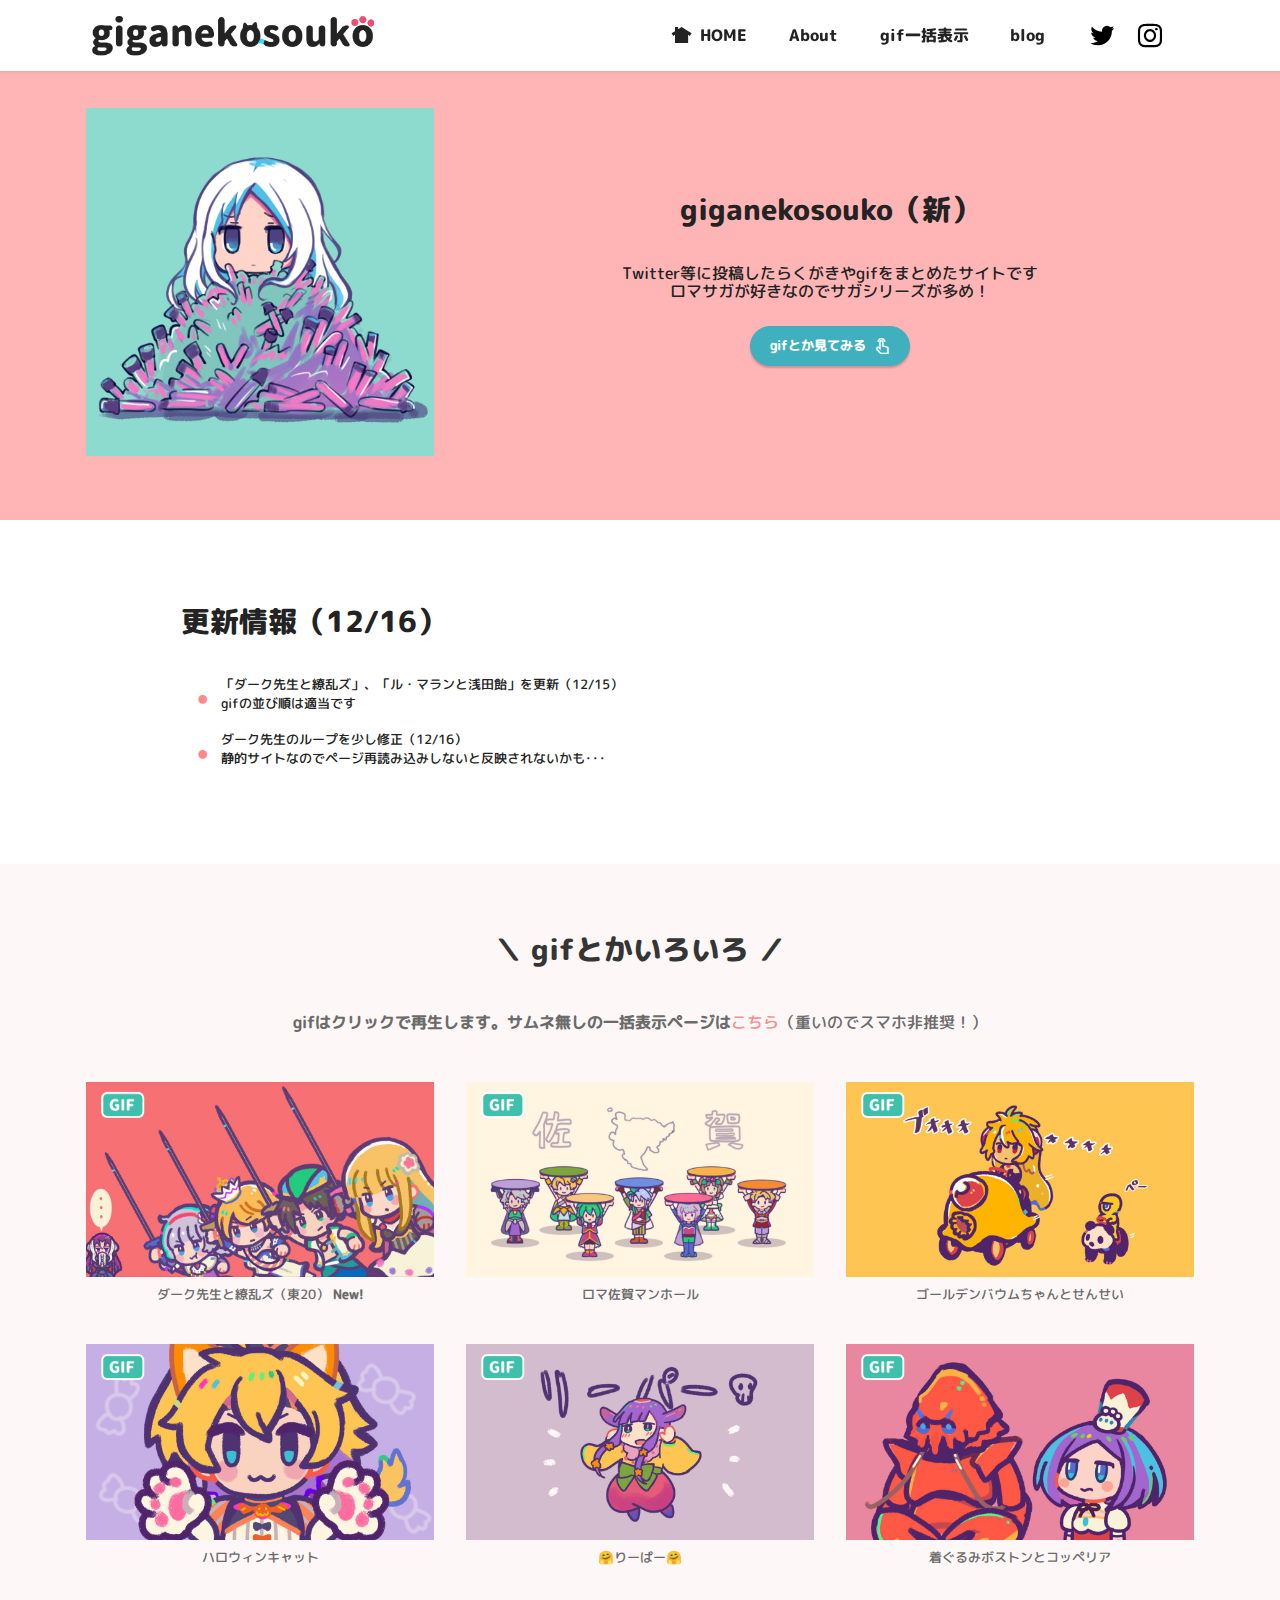
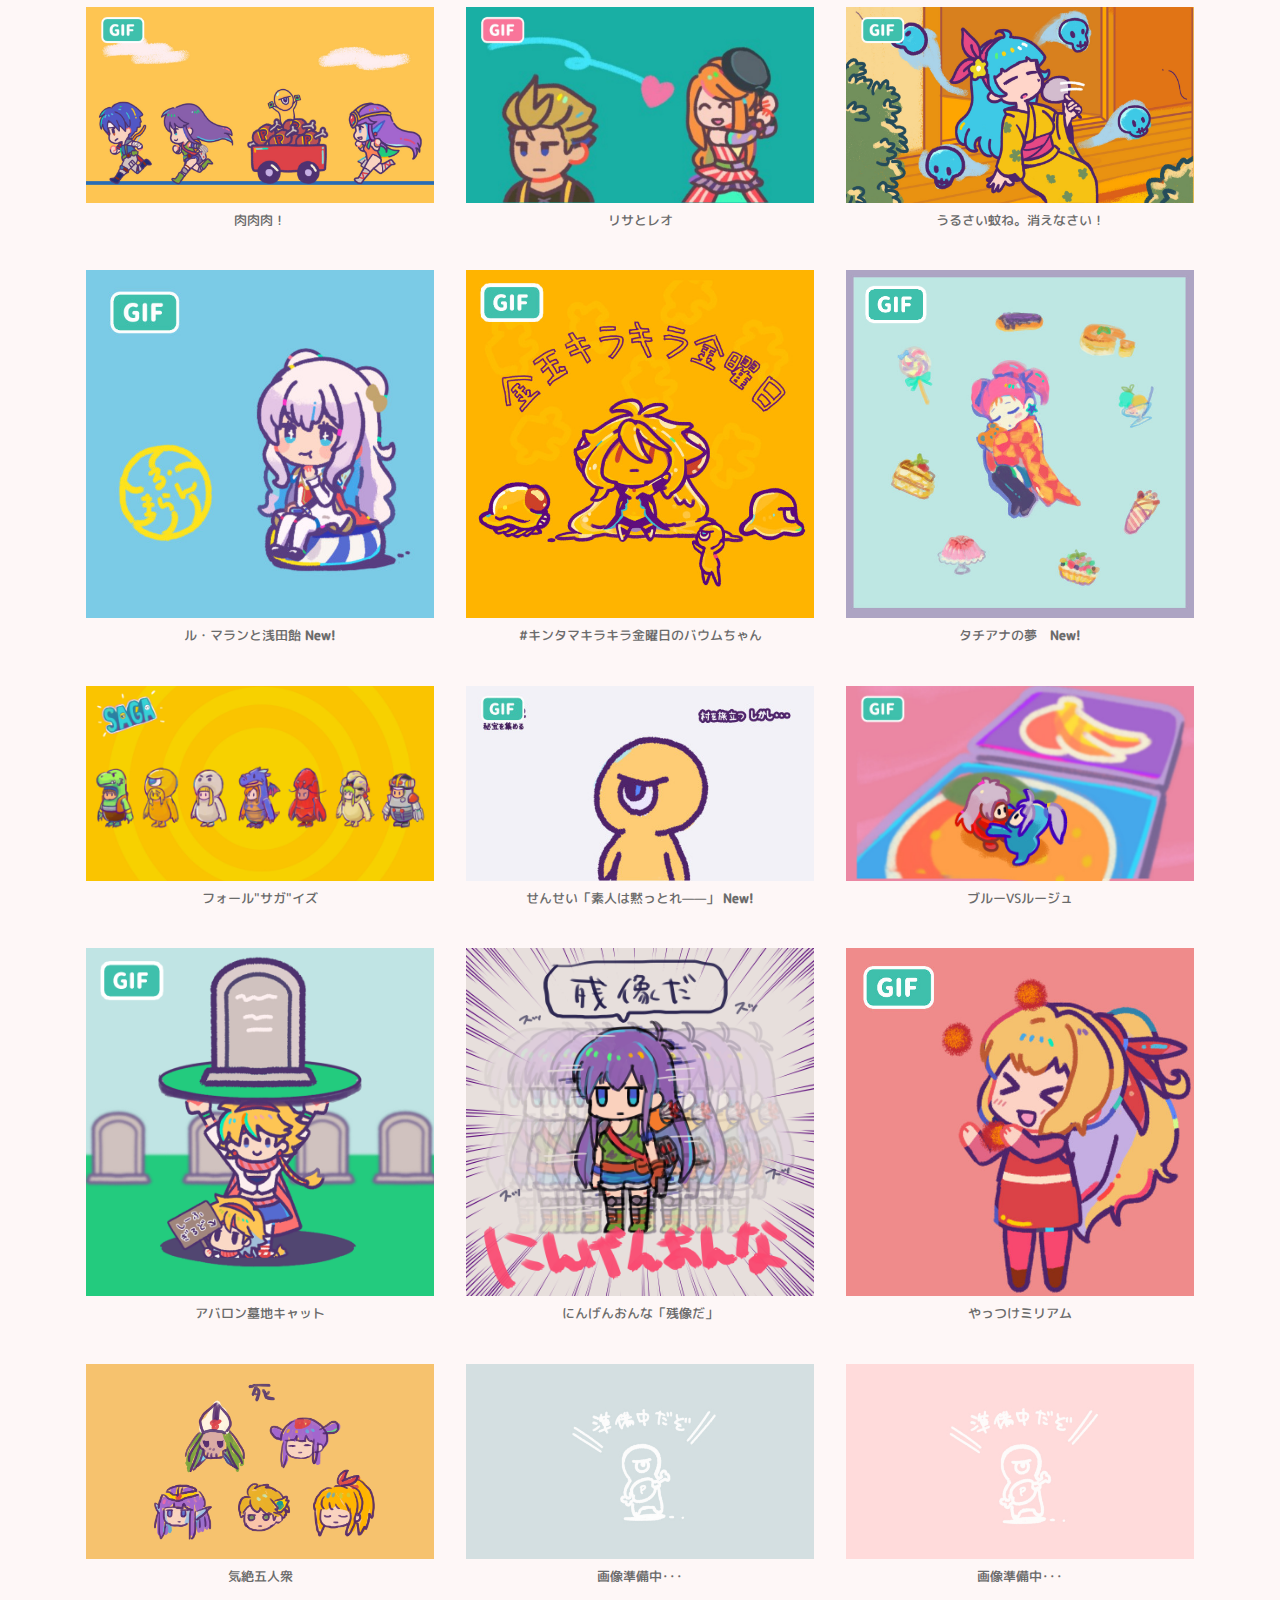
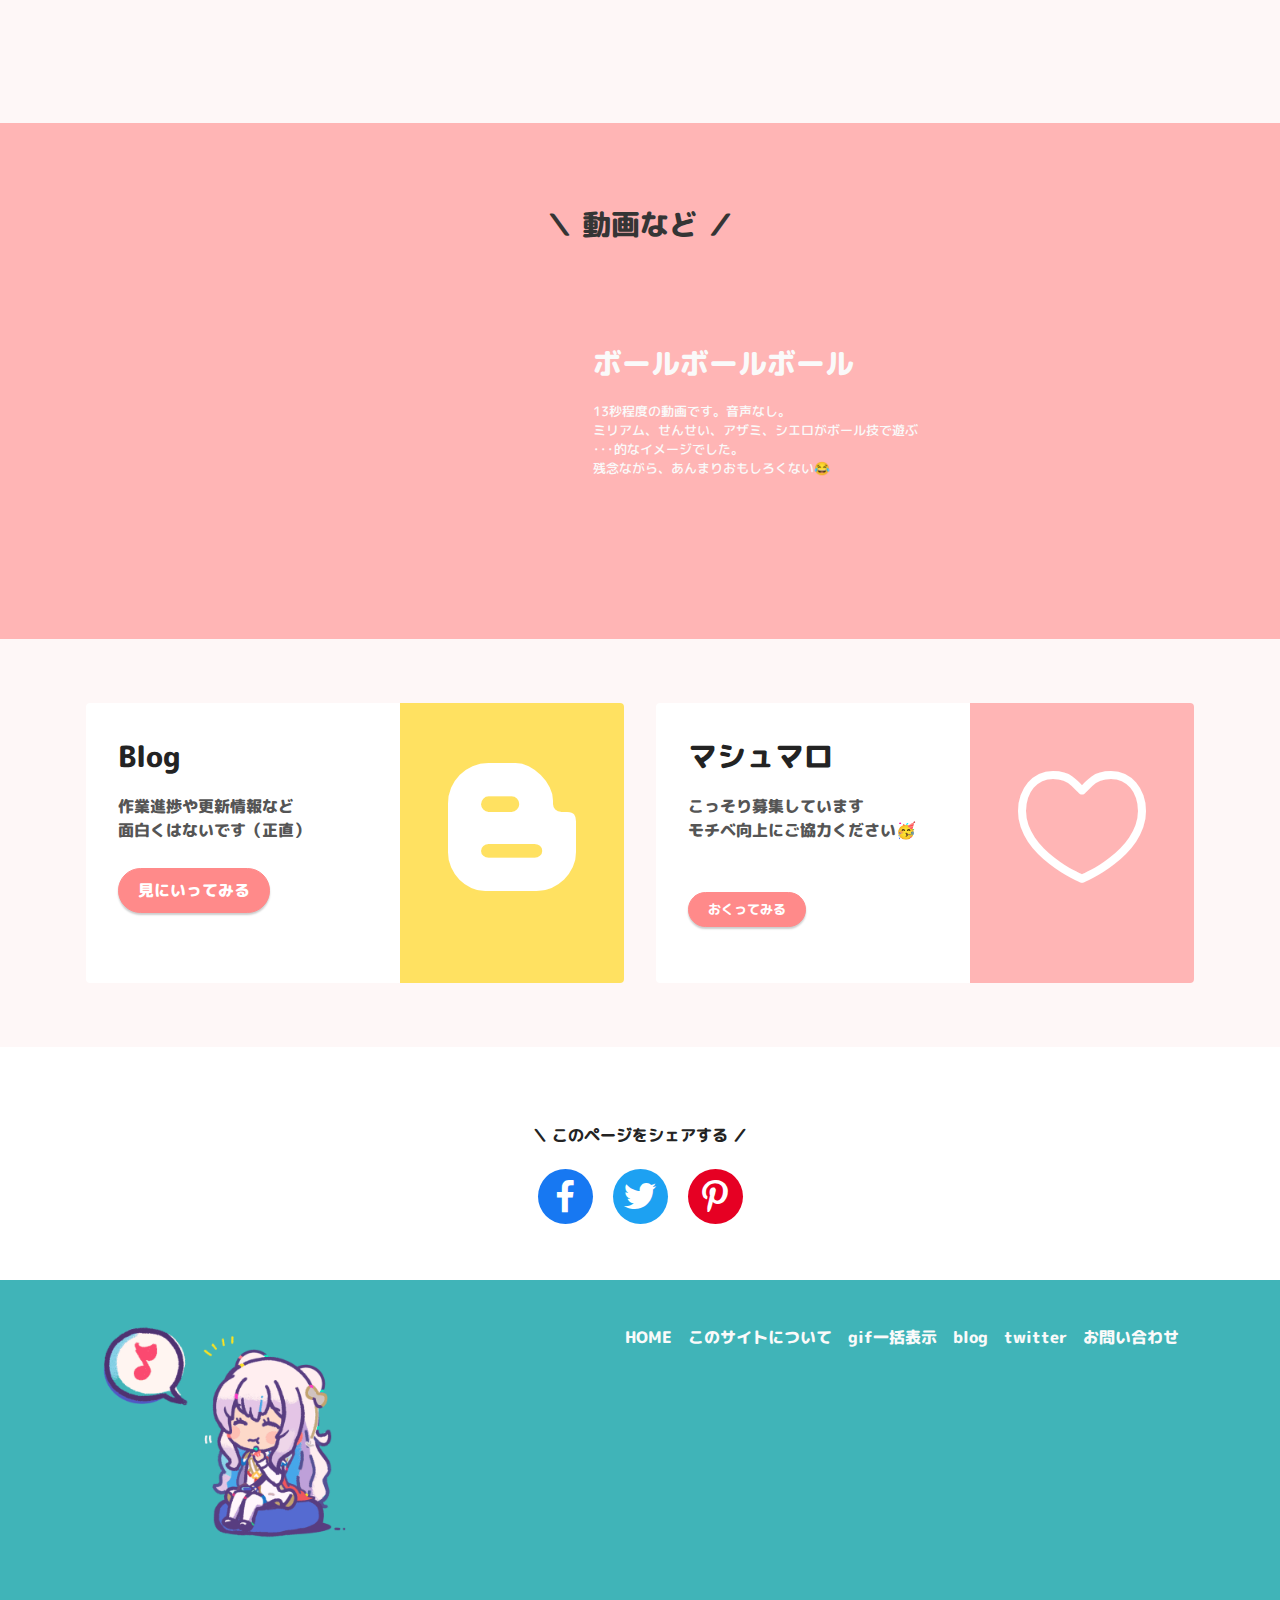
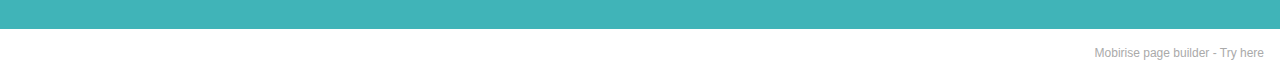
<file: index.html>
<!DOCTYPE html>
<html  >
<head>
  <!-- Site made with Mobirise Website Builder v5.2.2, https://mobirise.com -->
  <meta charset="UTF-8">
  <meta http-equiv="X-UA-Compatible" content="IE=edge">
  <meta name="generator" content="Mobirise v5.2.2, mobirise.com">
  <meta name="twitter:card" content="summary_large_image"/>
  <meta name="twitter:image:src" content="assets/images/index-meta.png">
  <meta property="og:image" content="assets/images/index-meta.png">
  <meta name="twitter:title" content="giganekosouko（新）">
  <meta name="viewport" content="width=device-width, initial-scale=1, minimum-scale=1">
  <link rel="shortcut icon" href="assets/images/fav2-128x128.png" type="image/x-icon">
  <meta name="description" content="giganeko(@giganeko1)がTwitterに投稿したgifの倉庫（新）。ロマサガRSが多め。">
  
  
  <title>giganekoのgif置き場　（新）giganekosouko　</title>
  <link rel="stylesheet" href="assets/web/assets/mobirise-icons2/mobirise2.css">
  <link rel="stylesheet" href="assets/web/assets/mobirise-icons-bold/mobirise-icons-bold.css">
  <link rel="stylesheet" href="assets/tether/tether.min.css">
  <link rel="stylesheet" href="assets/bootstrap/css/bootstrap.min.css">
  <link rel="stylesheet" href="assets/bootstrap/css/bootstrap-grid.min.css">
  <link rel="stylesheet" href="assets/bootstrap/css/bootstrap-reboot.min.css">
  <link rel="stylesheet" href="assets/dropdown/css/style.css">
  <link rel="stylesheet" href="assets/socicon/css/styles.css">
  <link rel="stylesheet" href="assets/theme/css/style.css">
  <link href="assets/fonts/style.css" rel="stylesheet">
  <link rel="preload" as="style" href="assets/mobirise/css/mbr-additional.css"><link rel="stylesheet" href="assets/mobirise/css/mbr-additional.css" type="text/css">
  
  
  
  
</head>
<body>

<!-- Analytics -->
<!-- Global site tag (gtag.js) - Google Analytics -->
<script async src="https://www.googletagmanager.com/gtag/js?id=G-X48JPR1L7W"></script>
<script>
  window.dataLayer = window.dataLayer || [];
  function gtag(){dataLayer.push(arguments);}
  gtag('js', new Date());

  gtag('config', 'G-X48JPR1L7W');
</script>
<!-- /Analytics -->


  
  <section class="menu menu3 cid-sipVve9Lgh" once="menu" id="menu3-y">
    
    <nav class="navbar navbar-dropdown navbar-fixed-top navbar-expand-lg">
        <div class="container">
            <div class="navbar-brand">
                <span class="navbar-logo">
                    <a href="index.html">
                        <img src="assets/images/logo4-486x80.png" alt="logo" style="height: 3rem;">
                    </a>
                </span>
                
            </div>
            <button class="navbar-toggler" type="button" data-toggle="collapse" data-target="#navbarSupportedContent" aria-controls="navbarNavAltMarkup" aria-expanded="false" aria-label="Toggle navigation">
                <div class="hamburger">
                    <span></span>
                    <span></span>
                    <span></span>
                    <span></span>
                </div>
            </button>
            <div class="collapse navbar-collapse" id="navbarSupportedContent">
                <ul class="navbar-nav nav-dropdown nav-right" data-app-modern-menu="true"><li class="nav-item"><a class="nav-link link text-black text-primary display-4" href="index.html"><span class="socicon socicon-nextdoor mbr-iconfont mbr-iconfont-btn"></span>HOME</a></li>
                    <li class="nav-item"><a class="nav-link link text-black text-primary display-4" href="about.html">About</a></li><li class="nav-item"><a class="nav-link link text-black text-primary display-4" href="gifALL.html">gif一括表示</a></li>
                    <li class="nav-item"><a class="nav-link link text-black text-primary display-4" href="https://giganekosouko.blogspot.com/" target="_blank">blog</a>
                    </li></ul>
                <div class="icons-menu">
                    <a class="iconfont-wrapper" href="https://twitter.com/giganeko1" target="_blank">
                        <span class="p-2 mbr-iconfont socicon-twitter socicon"></span>
                    </a>
                    <a class="iconfont-wrapper" href="UC.html" target="_blank">
                        <span class="p-2 mbr-iconfont socicon-instagram socicon"></span>
                    </a>
                    
                    
                </div>
                
            </div>
        </div>
    </nav>
</section>

<section class="header11 cid-sinhBMipXh" id="header11-f">

    

    

    <div class="container">
        <div class="row justify-content-center">
            <div class="col-12 col-md-4 image-wrapper">
                <img class="w-100" src="assets/images/top-okusuri.jpg" alt="おくすり">
            </div>
            <div class="col-12 col-md">
                <div class="text-wrapper text-center">
                    <h1 class="mbr-section-title mbr-fonts-style mb-3 display-5"><strong>giganekosouko（新）</strong><strong><br></strong></h1>
                    <p class="mbr-text mbr-fonts-style display-1"><br>Twitter等に投稿したらくがきやgifをまとめたサイトです<br>ロマサガが好きなのでサガシリーズが多め！<br></p>
                    <div class="mbr-section-btn mt-3"><a class="btn btn-success display-7" href="index.html#gallery5-q"><span class="mobi-mbri mobi-mbri-touch mbr-iconfont mbr-iconfont-btn"></span>gifとか見てみる</a></div>
                </div>
            </div>
        </div>
    </div>
</section>

<section class="content14 cid-siuJkWt731" id="content14-1y">
    
    
    
    <div class="container">
        <div class="row justify-content-center">
            <div class="col-md-12 col-lg-10">
                    <h3 class="mbr-section-title mbr-fonts-style mb-4 display-5"><strong>更新情報（12/16）</strong></h3>
                <ul class="list mbr-fonts-style display-7">
                    <li>「ダーク先生と繚乱ズ」、「ル・マランと浅田飴」を更新（12/15）<br>gifの並び順は適当です</li>
                    <li>ダーク先生のループを少し修正（12/16）<br>静的サイトなのでページ再読み込みしないと反映されないかも･･･</li>
                </ul>
            </div>
        </div>
    </div>
</section>

<section class="gallery5 mbr-gallery cid-siphb8BIGQ" id="gallery5-q">
    

    

    <div class="container">
        <div class="mbr-section-head">
            <h3 class="mbr-section-title mbr-fonts-style align-center m-0 display-5"><strong>＼ gifとかいろいろ ／</strong><strong><br></strong></h3>
            <h4 class="mbr-section-subtitle mbr-fonts-style align-center mb-0 mt-2 display-1"><strong><br></strong><br><strong>gifはクリックで再生します。サムネ無しの一括表示ページは<a href="gifALL.html" class="text-primary">こちら</a></strong>（重いのでスマホ非推奨！）<br><br></h4>
        </div>
        <div class="row mbr-gallery mt-4">
            
            
            
            <div class="col-12 col-md-6 col-lg-4 item gallery-image">
                <div class="item-wrapper" data-toggle="modal" data-target="#sjcnwNFSGS-modal">
                    <img class="w-100" src="assets/images/s_higashi20.jpg" alt="ダーク、モニカ、ジャミル、ディアナ、セルマ" data-slide-to="0" data-target="#lb-sjcnwNFSGS">
                    <div class="icon-wrapper">
                        <span class="mobi-mbri mobi-mbri-search mbr-iconfont mbr-iconfont-btn"></span>
                    </div>
                </div>
                <h6 class="mbr-item-subtitle mbr-fonts-style align-center mb-2 mt-2 display-7">ダーク先生と繚乱ズ（東20） <strong>New!</strong></h6>
            </div><div class="col-12 col-md-6 col-lg-4 item gallery-image">
                <div class="item-wrapper" data-toggle="modal" data-target="#sjcnwNFSGS-modal">
                    <img class="w-100" src="assets/images/s-sagamanhole.jpg" alt="ロマ佐賀マンホール（アセルス、若ポルカ、カタリナ、アルベルト、最終皇帝男、ウルピナ、ギュス様）" data-slide-to="1" data-target="#lb-sjcnwNFSGS">
                    <div class="icon-wrapper">
                        <span class="mobi-mbri mobi-mbri-search mbr-iconfont mbr-iconfont-btn"></span>
                    </div>
                </div>
                <h6 class="mbr-item-subtitle mbr-fonts-style align-center mb-2 mt-2 display-7">ロマ佐賀マンホール</h6>
            </div><div class="col-12 col-md-6 col-lg-4 item gallery-image">
                <div class="item-wrapper" data-toggle="modal" data-target="#sjcnwNFSGS-modal">
                    <img class="w-100" src="assets/images/s-bscar.jpg" alt="ゴールデンバウムちゃんとせんせい（パンダカー）" data-slide-to="2" data-target="#lb-sjcnwNFSGS">
                    <div class="icon-wrapper">
                        <span class="mobi-mbri mobi-mbri-search mbr-iconfont mbr-iconfont-btn"></span>
                    </div>
                </div>
                <h6 class="mbr-item-subtitle mbr-fonts-style align-center mb-2 mt-2 display-7">ゴールデンバウムちゃんとせんせい</h6>
            </div><div class="col-12 col-md-6 col-lg-4 item gallery-image">
                <div class="item-wrapper" data-toggle="modal" data-target="#sjcnwNFSGS-modal">
                    <img class="w-100" src="assets/images/s-halocat.jpg" alt="ハロウィンキャット" data-slide-to="3" data-target="#lb-sjcnwNFSGS">
                    <div class="icon-wrapper">
                        <span class="mobi-mbri mobi-mbri-search mbr-iconfont mbr-iconfont-btn"></span>
                    </div>
                </div>
                <h6 class="mbr-item-subtitle mbr-fonts-style align-center mb-2 mt-2 display-7">ハロウィンキャット</h6>
            </div><div class="col-12 col-md-6 col-lg-4 item gallery-image">
                <div class="item-wrapper" data-toggle="modal" data-target="#sjcnwNFSGS-modal">
                    <img class="w-100" src="assets/images/s-reihime01.jpg" alt="零姫「リーパー」" data-slide-to="4" data-target="#lb-sjcnwNFSGS">
                    <div class="icon-wrapper">
                        <span class="mobi-mbri mobi-mbri-search mbr-iconfont mbr-iconfont-btn"></span>
                    </div>
                </div>
                <h6 class="mbr-item-subtitle mbr-fonts-style align-center mb-2 mt-2 display-7">🤗りーぱー🤗</h6>
            </div><div class="col-12 col-md-6 col-lg-4 item gallery-image">
                <div class="item-wrapper" data-toggle="modal" data-target="#sjcnwNFSGS-modal">
                    <img class="w-100" src="assets/images/s-bosukoppe.jpg" alt="ボストンとコッペリア" data-slide-to="5" data-target="#lb-sjcnwNFSGS">
                    <div class="icon-wrapper">
                        <span class="mobi-mbri mobi-mbri-search mbr-iconfont mbr-iconfont-btn"></span>
                    </div>
                </div>
                <h6 class="mbr-item-subtitle mbr-fonts-style align-center mb-2 mt-2 display-7">着ぐるみボストンとコッペリア</h6>
            </div><div class="col-12 col-md-6 col-lg-4 item gallery-image">
                <div class="item-wrapper" data-toggle="modal" data-target="#sjcnwNFSGS-modal">
                    <img class="w-100" src="assets/images/s-niku3.jpg" alt="制圧戦肉肉肉（にんげんおんな、にんげんおとこ、エスパーギャル、せんせい）" data-slide-to="6" data-target="#lb-sjcnwNFSGS">
                    <div class="icon-wrapper">
                        <span class="mobi-mbri mobi-mbri-search mbr-iconfont mbr-iconfont-btn"></span>
                    </div>
                </div>
                <h6 class="mbr-item-subtitle mbr-fonts-style align-center mb-2 mt-2 display-7">肉肉肉！</h6>
            </div><div class="col-12 col-md-6 col-lg-4 item gallery-image">
                <div class="item-wrapper" data-toggle="modal" data-target="#sjcnwNFSGS-modal">
                    <img class="w-100" src="assets/images/s-pan.jpg" alt="" data-slide-to="7" data-target="#lb-sjcnwNFSGS">
                    <div class="icon-wrapper">
                        <span class="mobi-mbri mobi-mbri-search mbr-iconfont mbr-iconfont-btn"></span>
                    </div>
                </div>
                <h6 class="mbr-item-subtitle mbr-fonts-style align-center mb-2 mt-2 display-7">リサとレオ</h6>
            </div><div class="col-12 col-md-6 col-lg-4 item gallery-image">
                <div class="item-wrapper" data-toggle="modal" data-target="#sjcnwNFSGS-modal">
                    <img class="w-100" src="assets/images/s-katori.jpg" alt="ロックブーケ" data-slide-to="8" data-target="#lb-sjcnwNFSGS">
                    <div class="icon-wrapper">
                        <span class="mobi-mbri mobi-mbri-search mbr-iconfont mbr-iconfont-btn"></span>
                    </div>
                </div>
                <h6 class="mbr-item-subtitle mbr-fonts-style align-center mb-2 mt-2 display-7">うるさい蚊ね。消えなさい！</h6>
            </div><div class="col-12 col-md-6 col-lg-4 item gallery-image">
                <div class="item-wrapper" data-toggle="modal" data-target="#sjcnwNFSGS-modal">
                    <img class="w-100" src="assets/images/s_asadaame.jpg" alt="ル・マランと浅田飴" data-slide-to="9" data-target="#lb-sjcnwNFSGS">
                    <div class="icon-wrapper">
                        <span class="mobi-mbri mobi-mbri-search mbr-iconfont mbr-iconfont-btn"></span>
                    </div>
                </div>
                <h6 class="mbr-item-subtitle mbr-fonts-style align-center mb-2 mt-2 display-7">ル・マランと浅田飴 <strong>New!</strong></h6>
            </div><div class="col-12 col-md-6 col-lg-4 item gallery-image">
                <div class="item-wrapper" data-toggle="modal" data-target="#sjcnwNFSGS-modal">
                    <img class="w-100" src="assets/images/s-kkk.jpg" alt="キンタマキラキラ金曜日のバウムちゃん" data-slide-to="10" data-target="#lb-sjcnwNFSGS">
                    <div class="icon-wrapper">
                        <span class="mobi-mbri mobi-mbri-search mbr-iconfont mbr-iconfont-btn"></span>
                    </div>
                </div>
                <h6 class="mbr-item-subtitle mbr-fonts-style align-center mb-2 mt-2 display-7">#キンタマキラキラ金曜日のバウムちゃん</h6>
            </div><div class="col-12 col-md-6 col-lg-4 item gallery-image">
                <div class="item-wrapper" data-toggle="modal" data-target="#sjcnwNFSGS-modal">
                    <img class="w-100" src="assets/images/s-tatiana.jpg" alt="タチアナの夢" data-slide-to="11" data-target="#lb-sjcnwNFSGS">
                    <div class="icon-wrapper">
                        <span class="mobi-mbri mobi-mbri-search mbr-iconfont mbr-iconfont-btn"></span>
                    </div>
                </div>
                <h6 class="mbr-item-subtitle mbr-fonts-style align-center mb-2 mt-2 display-7">タチアナの夢　<strong>New!</strong></h6>
            </div><div class="col-12 col-md-6 col-lg-4 item gallery-image">
                <div class="item-wrapper" data-toggle="modal" data-target="#sjcnwNFSGS-modal">
                    <img class="w-100" src="assets/images/fallsaga.jpg" alt="フォールサガイズ" data-slide-to="12" data-target="#lb-sjcnwNFSGS">
                    <div class="icon-wrapper">
                        <span class="mobi-mbri mobi-mbri-search mbr-iconfont mbr-iconfont-btn"></span>
                    </div>
                </div>
                <h6 class="mbr-item-subtitle mbr-fonts-style align-center mb-2 mt-2 display-7">フォール"サガ"イズ</h6>
            </div><div class="col-12 col-md-6 col-lg-4 item gallery-image">
                <div class="item-wrapper" data-toggle="modal" data-target="#sjcnwNFSGS-modal">
                    <img class="w-100" src="assets/images/s-damattore.jpg" alt="せんせい「素人は黙っとれ」サガ２" data-slide-to="13" data-target="#lb-sjcnwNFSGS">
                    <div class="icon-wrapper">
                        <span class="mobi-mbri mobi-mbri-search mbr-iconfont mbr-iconfont-btn"></span>
                    </div>
                </div>
                <h6 class="mbr-item-subtitle mbr-fonts-style align-center mb-2 mt-2 display-7">せんせい「素人は黙っとれ——」&nbsp;<strong>New!</strong></h6>
            </div><div class="col-12 col-md-6 col-lg-4 item gallery-image">
                <div class="item-wrapper" data-toggle="modal" data-target="#sjcnwNFSGS-modal">
                    <img class="w-100" src="assets/images/s-br.jpg" alt="ブルーとルージュ" data-slide-to="14" data-target="#lb-sjcnwNFSGS">
                    <div class="icon-wrapper">
                        <span class="mobi-mbri mobi-mbri-search mbr-iconfont mbr-iconfont-btn"></span>
                    </div>
                </div>
                <h6 class="mbr-item-subtitle mbr-fonts-style align-center mb-2 mt-2 display-7">ブルーVSルージュ</h6>
            </div><div class="col-12 col-md-6 col-lg-4 item gallery-image">
                <div class="item-wrapper" data-toggle="modal" data-target="#sjcnwNFSGS-modal">
                    <img class="w-100" src="assets/images/s-haka.jpg" alt="アバロン墓地キャット" data-slide-to="15" data-target="#lb-sjcnwNFSGS">
                    <div class="icon-wrapper">
                        <span class="mobi-mbri mobi-mbri-search mbr-iconfont mbr-iconfont-btn"></span>
                    </div>
                </div>
                <h6 class="mbr-item-subtitle mbr-fonts-style align-center mb-2 mt-2 display-7">アバロン墓地キャット</h6>
            </div><div class="col-12 col-md-6 col-lg-4 item gallery-image">
                <div class="item-wrapper" data-toggle="modal" data-target="#sjcnwNFSGS-modal">
                    <img class="w-100" src="assets/images/zanzou.jpg" alt="にんげんおんな「残像だ」" data-slide-to="16" data-target="#lb-sjcnwNFSGS">
                    <div class="icon-wrapper">
                        <span class="mobi-mbri mobi-mbri-search mbr-iconfont mbr-iconfont-btn"></span>
                    </div>
                </div>
                <h6 class="mbr-item-subtitle mbr-fonts-style align-center mb-2 mt-2 display-7">にんげんおんな「残像だ」</h6>
            </div><div class="col-12 col-md-6 col-lg-4 item gallery-image">
                <div class="item-wrapper" data-toggle="modal" data-target="#sjcnwNFSGS-modal">
                    <img class="w-100" src="assets/images/s_ball.jpg" alt="ジャグリングミリアム" data-slide-to="17" data-target="#lb-sjcnwNFSGS">
                    <div class="icon-wrapper">
                        <span class="mobi-mbri mobi-mbri-search mbr-iconfont mbr-iconfont-btn"></span>
                    </div>
                </div>
                <h6 class="mbr-item-subtitle mbr-fonts-style align-center mb-2 mt-2 display-7">やっつけミリアム</h6>
            </div><div class="col-12 col-md-6 col-lg-4 item gallery-image">
                <div class="item-wrapper" data-toggle="modal" data-target="#sjcnwNFSGS-modal">
                    <img class="w-100" src="assets/images/shi.jpg" alt="アルベルトとか" data-slide-to="18" data-target="#lb-sjcnwNFSGS">
                    <div class="icon-wrapper">
                        <span class="mobi-mbri mobi-mbri-search mbr-iconfont mbr-iconfont-btn"></span>
                    </div>
                </div>
                <h6 class="mbr-item-subtitle mbr-fonts-style align-center mb-2 mt-2 display-7">気絶五人衆</h6>
            </div><div class="col-12 col-md-6 col-lg-4 item gallery-image">
                <div class="item-wrapper" data-toggle="modal" data-target="#sjcnwNFSGS-modal">
                    <img class="w-100" src="assets/images/jyunbi01.jpg" alt="" data-slide-to="19" data-target="#lb-sjcnwNFSGS">
                    <div class="icon-wrapper">
                        <span class="mobi-mbri mobi-mbri-search mbr-iconfont mbr-iconfont-btn"></span>
                    </div>
                </div>
                <h6 class="mbr-item-subtitle mbr-fonts-style align-center mb-2 mt-2 display-7">画像準備中･･･</h6>
            </div><div class="col-12 col-md-6 col-lg-4 item gallery-image">
                <div class="item-wrapper" data-toggle="modal" data-target="#sjcnwNFSGS-modal">
                    <img class="w-100" src="assets/images/jyunbi03.jpg" alt="" data-slide-to="20" data-target="#lb-sjcnwNFSGS">
                    <div class="icon-wrapper">
                        <span class="mobi-mbri mobi-mbri-search mbr-iconfont mbr-iconfont-btn"></span>
                    </div>
                </div>
                <h6 class="mbr-item-subtitle mbr-fonts-style align-center mb-2 mt-2 display-7">画像準備中･･･</h6>
            </div>
        </div>

        <div class="modal mbr-slider" tabindex="-1" role="dialog" aria-hidden="true" id="sjcnwNFSGS-modal">
            <div class="modal-dialog" role="document">
                <div class="modal-content">
                    <div class="modal-body">
                        <div class="carousel slide" id="lb-sjcnwNFSGS" data-interval="5000">
                            <div class="carousel-inner">
                                
                                
                                
                                <div class="carousel-item active">
                                    <img class="d-block w-100" src="assets/images/higashi20kai.gif" alt="ダーク先生と繚乱ズgif（東20）">
                                </div><div class="carousel-item">
                                    <img class="d-block w-100" src="assets/images/sagamanhole.gif" alt="ロマ佐賀マンホールgif">
                                </div><div class="carousel-item">
                                    <img class="d-block w-100" src="assets/images/bscar.gif" alt="ゴールデンバウムちゃんとせんせい（パンダカー）">
                                </div><div class="carousel-item">
                                    <img class="d-block w-100" src="assets/images/halocat.gif" alt="ハロウィンキャットgif">
                                </div><div class="carousel-item">
                                    <img class="d-block w-100" src="assets/images/reihime02.gif" alt="零姫「リーパー」gif">
                                </div><div class="carousel-item">
                                    <img class="d-block w-100" src="assets/images/bosukoppe.gif" alt="ボストンとコッペリアgif">
                                </div><div class="carousel-item">
                                    <img class="d-block w-100" src="assets/images/niku3.gif" alt="肉肉肉">
                                </div><div class="carousel-item">
                                    <img class="d-block w-100" src="assets/images/pan.gif" alt="リサとレオ">
                                </div><div class="carousel-item">
                                    <img class="d-block w-100" src="assets/images/katori.gif" alt="ロックブーケ">
                                </div><div class="carousel-item">
                                    <img class="d-block w-100" src="assets/images/asadaame.gif" alt="浅田飴とル・マラン">
                                </div><div class="carousel-item">
                                    <img class="d-block w-100" src="assets/images/kkk_baum.gif" alt="キンタマキラキラ金曜日のバウムちゃん">
                                </div><div class="carousel-item">
                                    <img class="d-block w-100" src="assets/images/tatiana.gif" alt="タチアナの夢">
                                </div><div class="carousel-item">
                                    <img class="d-block w-100" src="assets/images/fallsaga.jpg" alt="fallguys">
                                </div><div class="carousel-item">
                                    <img class="d-block w-100" src="assets/images/damattore.gif" alt="せんせい「素人は黙っとれ」">
                                </div><div class="carousel-item">
                                    <img class="d-block w-100" src="assets/images/br.gif" alt="ブルーとルージュgif">
                                </div><div class="carousel-item">
                                    <img class="d-block w-100" src="assets/images/haka.gif" alt="アバロン墓地キャット">
                                </div><div class="carousel-item">
                                    <img class="d-block w-100" src="assets/images/zanzou.jpg" alt="にんげんおんな「残像だ」">
                                </div><div class="carousel-item">
                                    <img class="d-block w-100" src="assets/images/ball.gif" alt="">
                                </div><div class="carousel-item">
                                    <img class="d-block w-100" src="assets/images/shi.jpg" alt="アルベルト、零姫、デス様、エスパーギャル、ミリアム">
                                </div><div class="carousel-item">
                                    <img class="d-block w-100" src="assets/images/jyunbi01.jpg" alt="">
                                </div><div class="carousel-item">
                                    <img class="d-block w-100" src="assets/images/jyunbi03.jpg" alt="">
                                </div>
                            </div>
                            <ol class="carousel-indicators">
                                <li data-slide-to="0" class="active" data-target="#lb-sjcnwNFSGS"></li><li data-slide-to="1" class="active" data-target="#lb-sjcnwNFSGS"></li><li data-slide-to="2" class="active" data-target="#lb-sjcnwNFSGS"></li><li data-slide-to="3" class="active" data-target="#lb-sjcnwNFSGS"></li><li data-slide-to="4" class="active" data-target="#lb-sjcnwNFSGS"></li><li data-slide-to="5" class="active" data-target="#lb-sjcnwNFSGS"></li><li data-slide-to="6" class="active" data-target="#lb-sjcnwNFSGS"></li><li data-slide-to="7" class="active" data-target="#lb-sjcnwNFSGS"></li><li data-slide-to="8" class="active" data-target="#lb-sjcnwNFSGS"></li><li data-slide-to="9" class="active" data-target="#lb-sjcnwNFSGS"></li><li data-slide-to="10" class="active" data-target="#lb-sjcnwNFSGS"></li><li data-slide-to="11" class="active" data-target="#lb-sjcnwNFSGS"></li><li data-slide-to="12" class="active" data-target="#lb-sjcnwNFSGS"></li><li data-slide-to="13" class="active" data-target="#lb-sjcnwNFSGS"></li><li data-slide-to="14" class="active" data-target="#lb-sjcnwNFSGS"></li><li data-slide-to="15" class="active" data-target="#lb-sjcnwNFSGS"></li><li data-slide-to="16" class="active" data-target="#lb-sjcnwNFSGS"></li><li data-slide-to="17" class="active" data-target="#lb-sjcnwNFSGS"></li><li data-slide-to="18" class="active" data-target="#lb-sjcnwNFSGS"></li><li data-slide-to="19" class="active" data-target="#lb-sjcnwNFSGS"></li><li data-slide-to="20" class="active" data-target="#lb-sjcnwNFSGS"></li>
                                
                                
                                
                            </ol>
                            <a role="button" href="" class="close" data-dismiss="modal" aria-label="Close">
                            </a>
                            <a class="carousel-control-prev carousel-control" role="button" data-slide="prev" href="#lb-sjcnwNFSGS">
                                <span class="mobi-mbri mobi-mbri-arrow-prev" aria-hidden="true"></span>
                                <span class="sr-only">Previous</span>
                            </a>
                            <a class="carousel-control-next carousel-control" role="button" data-slide="next" href="#lb-sjcnwNFSGS">
                                <span class="mobi-mbri mobi-mbri-arrow-next" aria-hidden="true"></span>
                                <span class="sr-only">Next</span>
                            </a>
                        </div>
                    </div>
                </div>
            </div>
        </div>
    </div>
</section>

<section class="video4 cid-sivh7oAP6q" id="video4-26">
    
    
    <div class="container">
        <div class="title-wrapper mb-5">
            <h4 class="mbr-section-title mbr-fonts-style mb-0 display-5"><strong>＼ 動画など ／</strong><strong><br></strong></h4>
        </div>
        <div class="row align-items-center">
            <div class="col-12 col-lg-5 video-block">
                <div class="video-wrapper"><iframe class="mbr-embedded-video" src="https://www.youtube.com/embed/On2NR0CPrso?rel=0&amp;amp;showinfo=0&amp;autoplay=0&amp;loop=0" width="1280" height="720" frameborder="0" allowfullscreen></iframe></div>
                
            </div>
            <div class="col-12 col-lg">
                <div class="text-wrapper">
                    <h5 class="mbr-section-subtitle mbr-fonts-style mb-3 display-5">
                        <strong>ボールボールボール</strong></h5>
                    <p class="mbr-text mbr-fonts-style display-7">13秒程度の動画です。音声なし。<br>ミリアム、せんせい、アザミ、シエロがボール技で遊ぶ<br>･･･的なイメージでした。<br>残念ながら、あんまりおもしろくない😂<br></p>
                </div>
            </div>
        </div>
    </div>
</section>

<section class="features5 cid-siqQGKn2BP" id="features6-1o">

    

    
    <div class="container">
        <div class="row justify-content-center">
            <div class="card col-12 col-lg-6">
                <div class="card-wrapper mbr-flex">
                    <div class="card-box align-left">
                        
                        <h5 class="card-title mbr-fonts-style align-left mb-3 display-5"><strong>Blog</strong></h5>
                        <p class="mbr-text mbr-fonts-style mb-3 display-4">作業進捗や更新情報など<br>面白くはないです（正直）</p>
                        <div class="mbr-section-btn"><a href="https://mobiri.se" class="btn btn-primary display-4">見にいってみる</a></div>
                    </div>
                    <div class="img-wrapper img1 align-center">
                        <span class="mbr-iconfont socicon-blogger socicon"></span>
                    </div>
                </div>
            </div>

            <div class="card col-12 col-lg-6">
                <div class="card-wrapper mbr-flex">
                    <div class="card-box align-left">
                        
                        <h5 class="card-title mbr-fonts-style align-left mb-3 display-5"><strong>マシュマロ</strong></h5>
                        <p class="mbr-text mbr-fonts-style mb-3 display-4">こっそり募集しています<br>モチベ向上にご協力ください🥳<br><br></p>
                        <div class="mbr-section-btn"><a href="https://marshmallow-qa.com/giganeko1?utm_medium=url_text&utm_source=promotion" class="btn btn-primary display-2">おくってみる</a></div>
                    </div>
                    <div class="img-wrapper img2 align-center">
                        <span class="mbr-iconfont mbrib-hearth"></span>
                    </div>
                </div>
            </div>
        </div>
    </div>
</section>

<section class="social1 cid-sivSGVvZsD" id="share1-2h">
    
    
    

    <div class="container">
        <div class="media-container-row">
            <div class="col-12">
                <h3 class="mbr-section-title mb-3 align-center mbr-fonts-style display-1">
                    <strong>＼ このページをシェアする ／</strong></h3>
                <div>
                    <div class="mbr-social-likes align-center">
                        <span class="btn btn-social socicon-bg-facebook facebook m-2">
                            <i class="socicon socicon-facebook"></i>
                        </span>
                        <span class="btn btn-social twitter socicon-bg-twitter m-2">
                            <i class="socicon socicon-twitter"></i>
                        </span>
                        
                        
                        <span class="btn btn-social pinterest socicon-bg-pinterest m-2">
                            <i class="socicon socicon-pinterest"></i>
                        </span>
                        
                    </div>
                </div>
            </div>
        </div>
    </div>
</section>

<section class="footer5 cid-sipVF2rP6B" once="footers" id="footer5-z">

    

    

    <div class="container">
        <div class="media-container-row">
            <div class="col-md-3 col-6">
                <div class="media-wrap">
                    
                        <img src="assets/images/asadaame-309x268.png" alt="モチモチるまらん">
                    
                </div>
            </div>
            <div class="col-9 col-6">
                <p class="mbr-text align-right links mbr-fonts-style display-4"><a href="index.html" class="text-white text-primary">HOME</a>　<a href="about.html" class="text-white">このサイトについて</a>　<a href="gifALL.html" class="text-white text-primary">gif一括表示</a>　<a href="https://giganekosouko.blogspot.com" class="text-white" target="_blank">blog</a>　<a href="https://twitter.com/giganeko1" class="text-white" target="_blank">twitter</a>　<a href="contact.html" class="text-white">お問い合わせ</a>　<br>　　　　　　　　　　　　　　　　　　　　　　<br><br><br>　　</p>
            </div>
        </div>
        <!-- <div class="media-container-row">
            <div class="col-md-12"> -->
        

    </div>
</section><section style="background-color: #fff; font-family: -apple-system, BlinkMacSystemFont, 'Segoe UI', 'Roboto', 'Helvetica Neue', Arial, sans-serif; color:#aaa; font-size:12px; padding: 0; align-items: center; display: flex;"><a href="https://mobirise.site/d" style="flex: 1 1; height: 3rem; padding-left: 1rem;"></a><p style="flex: 0 0 auto; margin:0; padding-right:1rem;">Mobirise page builder - <a href="https://mobirise.site/n" style="color:#aaa;">Try here</a></p></section><script src="assets/web/assets/jquery/jquery.min.js"></script>  <script src="assets/popper/popper.min.js"></script>  <script src="assets/tether/tether.min.js"></script>  <script src="assets/bootstrap/js/bootstrap.min.js"></script>  <script src="assets/smoothscroll/smooth-scroll.js"></script>  <script src="assets/dropdown/js/nav-dropdown.js"></script>  <script src="assets/dropdown/js/navbar-dropdown.js"></script>  <script src="assets/touchswipe/jquery.touch-swipe.min.js"></script>  <script src="assets/playervimeo/vimeo_player.js"></script>  <script src="assets/sociallikes/social-likes.js"></script>  <script src="assets/theme/js/script.js"></script>  
  
  
 <div id="scrollToTop" class="scrollToTop mbr-arrow-up"><a style="text-align: center;"><i class="mbr-arrow-up-icon mbr-arrow-up-icon-cm cm-icon cm-icon-smallarrow-up"></i></a></div>
  </body>
</html>
</file>
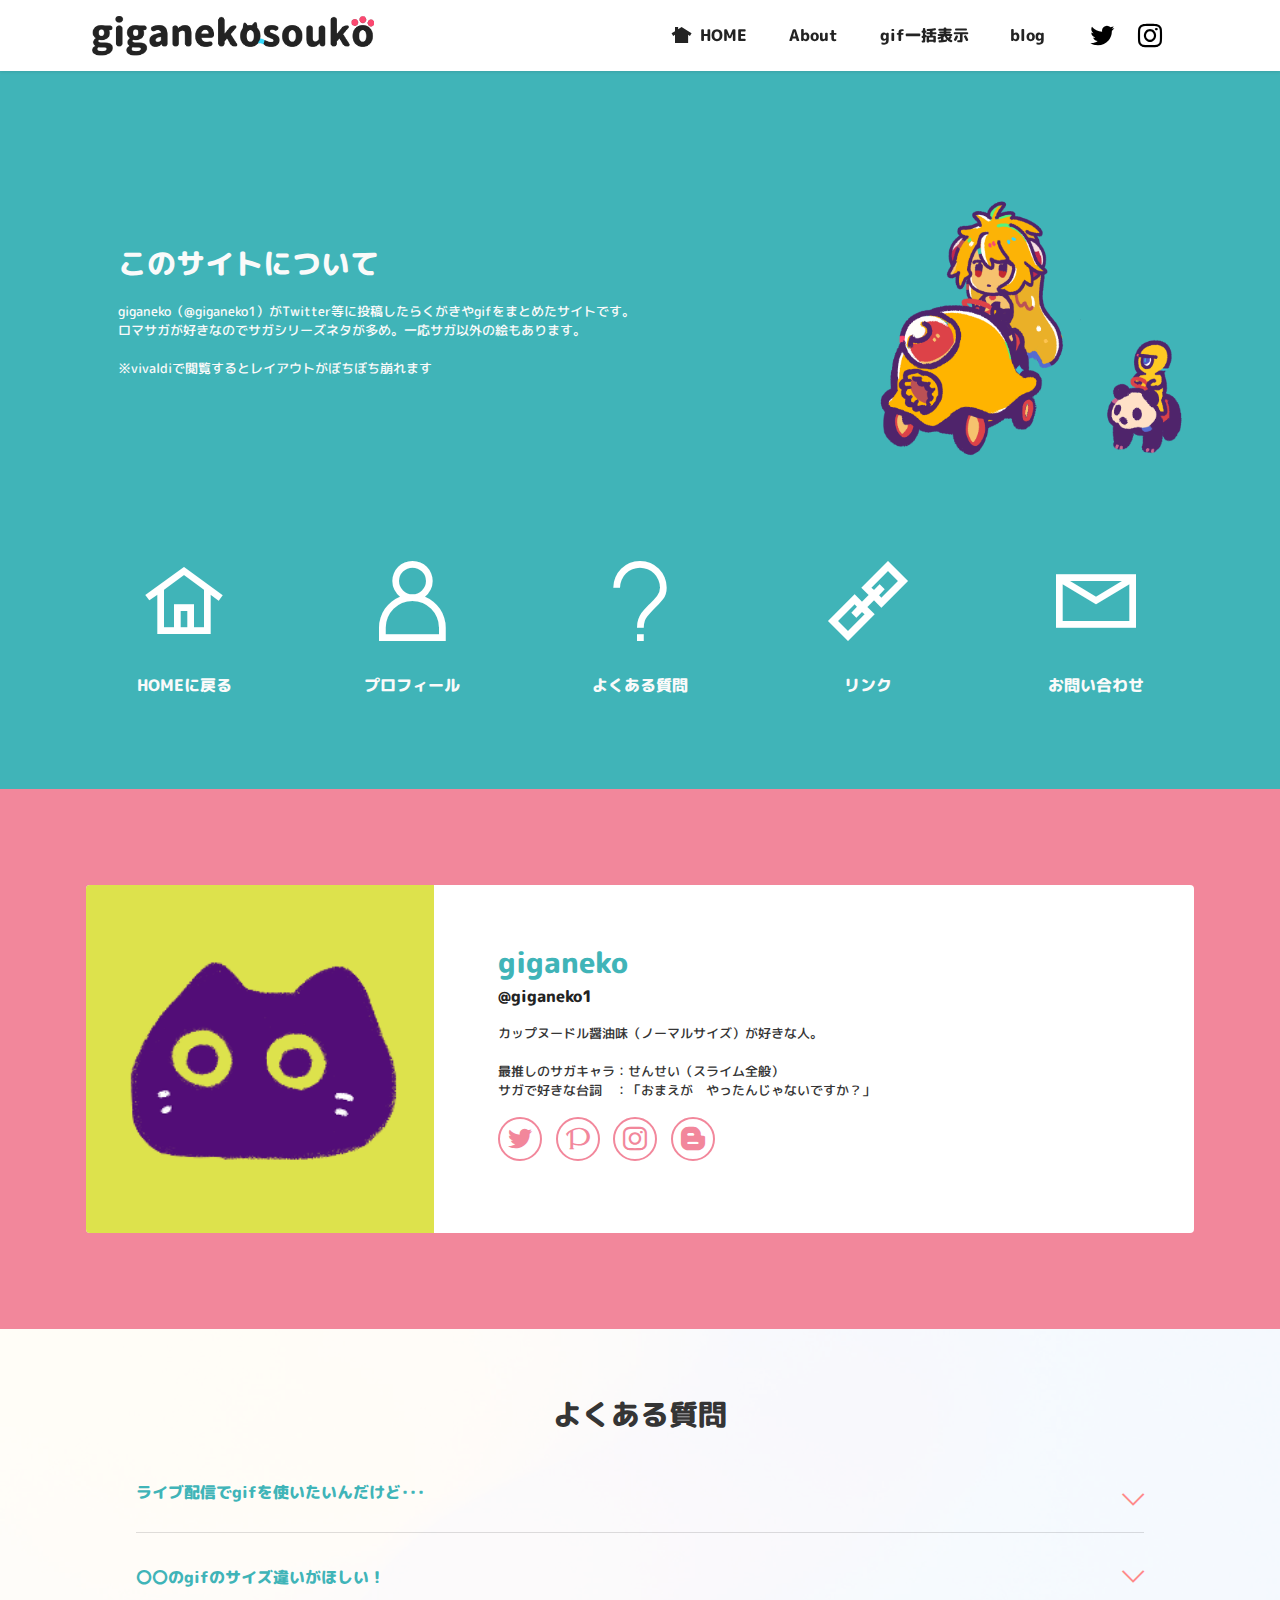
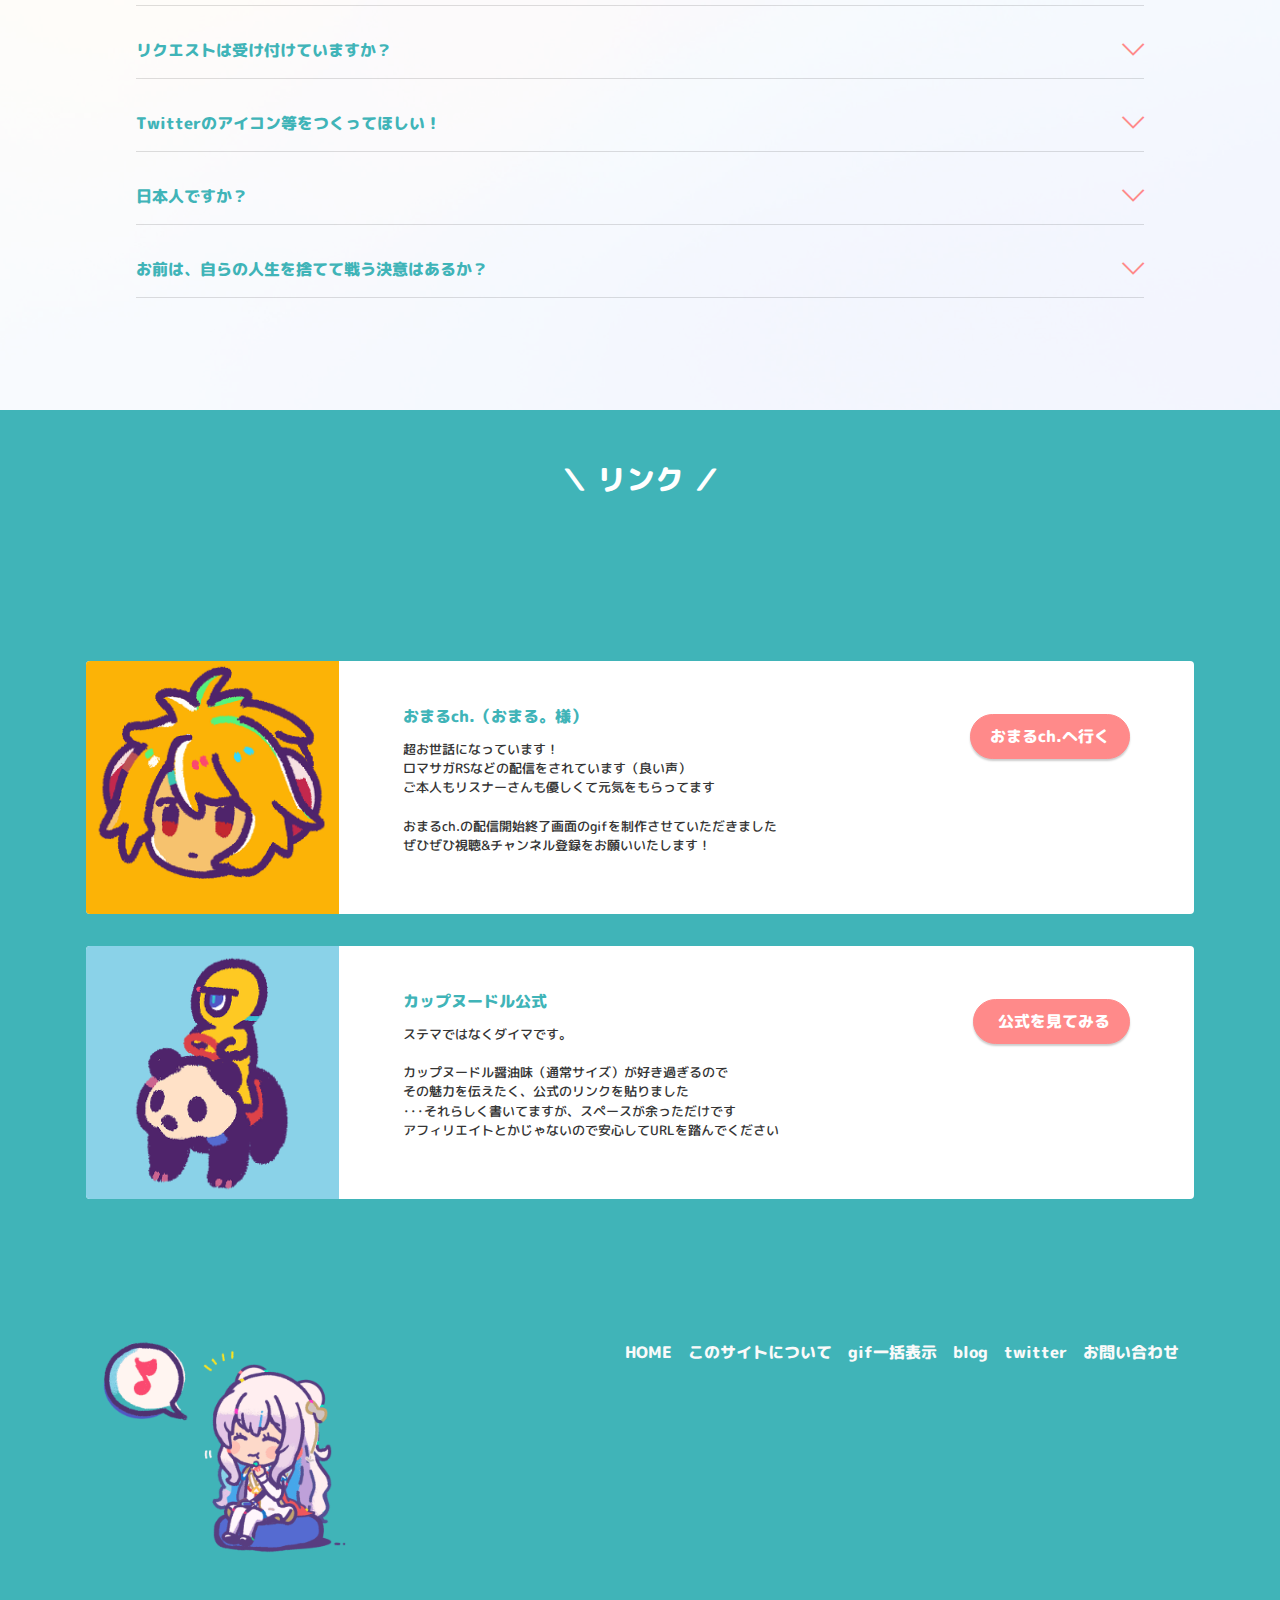
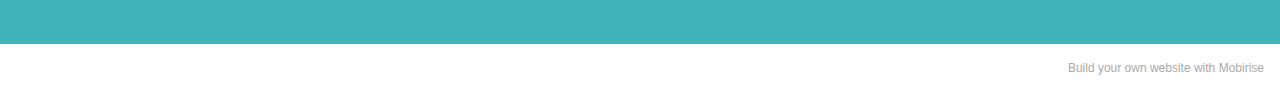
<file: about.html>
<!DOCTYPE html>
<html  >
<head>
  <!-- Site made with Mobirise Website Builder v5.2.2, https://mobirise.com -->
  <meta charset="UTF-8">
  <meta http-equiv="X-UA-Compatible" content="IE=edge">
  <meta name="generator" content="Mobirise v5.2.2, mobirise.com">
  <meta name="viewport" content="width=device-width, initial-scale=1, minimum-scale=1">
  <link rel="shortcut icon" href="assets/images/fav2-128x128.png" type="image/x-icon">
  <meta name="description" content="サイト概要やライブ配信での使用Q&A、giganekoについてのページ。">
  
  
  <title>このサイトについて【giganekosouko】</title>
  <link rel="stylesheet" href="assets/web/assets/mobirise-icons2/mobirise2.css">
  <link rel="stylesheet" href="assets/web/assets/mobirise-icons/mobirise-icons.css">
  <link rel="stylesheet" href="assets/tether/tether.min.css">
  <link rel="stylesheet" href="assets/bootstrap/css/bootstrap.min.css">
  <link rel="stylesheet" href="assets/bootstrap/css/bootstrap-grid.min.css">
  <link rel="stylesheet" href="assets/bootstrap/css/bootstrap-reboot.min.css">
  <link rel="stylesheet" href="assets/dropdown/css/style.css">
  <link rel="stylesheet" href="assets/socicon/css/styles.css">
  <link rel="stylesheet" href="assets/theme/css/style.css">
  <link href="assets/fonts/style.css" rel="stylesheet">
  <link rel="preload" as="style" href="assets/mobirise/css/mbr-additional.css"><link rel="stylesheet" href="assets/mobirise/css/mbr-additional.css" type="text/css">
  
  <link rel="shortcut icon" href="/favicon.ico">
  <link rel="apple-touch-icon" href="/apple-touch-icon.png">
  <link rel="icon" type="image/png" href="/android-chrome-256x256.png">
  
  
</head>
<body>

<!-- Analytics -->
<!-- Global site tag (gtag.js) - Google Analytics -->
<script async src="https://www.googletagmanager.com/gtag/js?id=G-X48JPR1L7W"></script>
<script>
  window.dataLayer = window.dataLayer || [];
  function gtag(){dataLayer.push(arguments);}
  gtag('js', new Date());

  gtag('config', 'G-X48JPR1L7W');
</script>
<!-- /Analytics -->


  
  <section class="menu menu3 cid-siqkJVCDFb" once="menu" id="menu3-1d">
    
    <nav class="navbar navbar-dropdown navbar-fixed-top navbar-expand-lg">
        <div class="container">
            <div class="navbar-brand">
                <span class="navbar-logo">
                    <a href="index.html">
                        <img src="assets/images/logo4-486x80.png" alt="logo" style="height: 3rem;">
                    </a>
                </span>
                
            </div>
            <button class="navbar-toggler" type="button" data-toggle="collapse" data-target="#navbarSupportedContent" aria-controls="navbarNavAltMarkup" aria-expanded="false" aria-label="Toggle navigation">
                <div class="hamburger">
                    <span></span>
                    <span></span>
                    <span></span>
                    <span></span>
                </div>
            </button>
            <div class="collapse navbar-collapse" id="navbarSupportedContent">
                <ul class="navbar-nav nav-dropdown nav-right" data-app-modern-menu="true"><li class="nav-item"><a class="nav-link link text-black text-primary display-4" href="index.html"><span class="socicon socicon-nextdoor mbr-iconfont mbr-iconfont-btn"></span>HOME</a></li>
                    <li class="nav-item"><a class="nav-link link text-black text-primary display-4" href="about.html">About</a></li><li class="nav-item"><a class="nav-link link text-black text-primary display-4" href="gifALL.html">gif一括表示</a></li>
                    <li class="nav-item"><a class="nav-link link text-black text-primary display-4" href="https://giganekosouko.blogspot.com/" target="_blank">blog</a>
                    </li></ul>
                <div class="icons-menu">
                    <a class="iconfont-wrapper" href="https://twitter.com/giganeko1" target="_blank">
                        <span class="p-2 mbr-iconfont socicon-twitter socicon"></span>
                    </a>
                    <a class="iconfont-wrapper" href="UC.html" target="_blank">
                        <span class="p-2 mbr-iconfont socicon-instagram socicon"></span>
                    </a>
                    
                    
                </div>
                
            </div>
        </div>
    </nav>
</section>

<section class="header11 cid-siqGxPWniB" id="header11-1k">

    

    

    <div class="container">
        <div class="row justify-content-center">
            <div class="col-12 col-md-4 image-wrapper">
                <img class="w-100" src="assets/images/k-bcar.png" alt="ばうむ素材">
            </div>
            <div class="col-12 col-md">
                <div class="text-wrapper text-center">
                    <h1 class="mbr-section-title mbr-fonts-style mb-3 display-5">
                        <strong>このサイトについて</strong></h1>
                    <p class="mbr-text mbr-fonts-style display-7">giganeko（@giganeko1）がTwitter等に投稿したらくがきやgifをまとめたサイトです。 
<br>ロマサガが好きなのでサガシリーズネタが多め。一応サガ以外の絵もあります。<br><br>※vivaldiで閲覧するとレイアウトがぼちぼち崩れます<br></p>
                    
                </div>
            </div>
        </div>
    </div>
</section>

<section class="features13 cid-siwiadaP4v" id="features14-2s">
    

    
    <div class="container">
        <div class="row">
            
            <div class="card col-12 col-md-4 col-lg-2 p-3">
                <div class="card-wrapper">
                    <div class="card-box align-center">
                        <a href="index.html"><span class="mbr-iconfont mobi-mbri-home mobi-mbri"></span></a>
                        <h4 class="card-title align-center mbr-black mbr-fonts-style display-4">
                            <strong>HOMEに戻る</strong></h4>
                    </div>
                </div>
            </div>
            <div class="card p-3 col-12 col-md-4 col-lg-2">
                <div class="card-wrapper">
                    <div class="card-box align-center">
                        <a href="about.html#team2-13"><span class="mbr-iconfont mobi-mbri-user mobi-mbri"></span></a>
                        <h4 class="card-title align-center mbr-black mbr-fonts-style display-4"><strong>プロフィール</strong></h4>
                    </div>
                </div>
            </div>
            <div class="card p-3 col-12 col-md-4 col-lg-2">
                <div class="card-wrapper">
                    <div class="card-box align-center">
                        <a href="about.html#content17-17"><span class="mbr-iconfont mobi-mbri-question mobi-mbri"></span></a>
                        <h4 class="card-title align-center mbr-black mbr-fonts-style display-4"><strong>よくある質問</strong></h4>
                    </div>
                </div>
            </div>
            <div class="card p-3 col-12 col-md-4 col-lg-2">
                <div class="card-wrapper">
                    <div class="card-box align-center">
                        <a href="about.html#features9-39"><span class="mbr-iconfont mobi-mbri-link mobi-mbri"></span></a>
                        <h4 class="card-title align-center mbr-black mbr-fonts-style display-4"><strong>リンク</strong></h4>
                    </div>
                </div>
            </div>
            <div class="card p-3 col-12 col-md-4 col-lg-2">
                <div class="card-wrapper">
                    <div class="card-box align-center">
                        <a href="contact.html"><span class="mbr-iconfont mobi-mbri-letter mobi-mbri"></span></a>
                        <h4 class="card-title align-center mbr-black mbr-fonts-style display-4">
                            <strong>お問い合わせ</strong></h4>
                    </div>
                </div>
            </div>
            
        </div>
    </div>
</section>

<section class="team2 cid-sipWcY70rz" xmlns="http://www.w3.org/1999/html" id="team2-13">
    
    
    <div class="container">
        <div class="card">
            <div class="card-wrapper">
                <div class="row align-items-center">
                    <div class="col-12 col-md-4">
                        <div class="image-wrapper">
                            <img src="assets/images/neko-256x256.png" alt="Mobirise">
                        </div>
                    </div>
                    <div class="col-12 col-md">
                        <div class="card-box">
                            <h5 class="card-title mbr-fonts-style m-0 display-5"><strong>giganeko</strong></h5>
                            <h6 class="mbr-fonts-style mb-3 display-4"><strong>@giganeko1</strong></h6>
                            <p class="mbr-text mbr-fonts-style display-7">カップヌードル醤油味（ノーマルサイズ）が好きな人。<br><br>最推しのサガキャラ：せんせい（スライム全般）<br>サガで好きな台詞　：「おまえが　やったんじゃないですか？」</p>
                            <div class="social-row display-7">
                                <div class="soc-item">
                                    <a href="https://twitter.com/giganeko1" target="_blank">
                                        <span class="mbr-iconfont socicon-twitter socicon" style=""></span>
                                    </a>
                                </div>
                                <div class="soc-item">
                                    <a href="https://www.pixiv.net/users/57746590" target="_blank">
                                        <span class="mbr-iconfont socicon-pixiv socicon"></span>
                                    </a>
                                </div>
                                <div class="soc-item">
                                    
                                        <a href="UC.html" target="_blank"><span class="mbr-iconfont socicon-instagram socicon"></span></a>
                                    
                                </div>
                                <div class="soc-item">
                                    <a href="https://giganekosouko.blogspot.com" target="_blank">
                                        <span class="mbr-iconfont socicon-blogger socicon"></span>
                                    </a>
                                </div>
                                
                            </div>
                        </div>
                    </div>
                </div>
            </div>
        </div>
        
        
    </div>
</section>

<section class="content17 cid-sipXKOY2ic" id="content17-17">

    

    <div class="mbr-overlay" style="opacity: 0.9; background-color: rgb(255, 255, 255);">
    </div>
    
    <div class="container-fluid">
        
            <div class="row justify-content-center">
                <div class="col-12 col-md-10">
                    <div class="section-head align-center mb-4">
                        <h3 class="mbr-section-title mb-0 mbr-fonts-style display-5"><strong>よくある質問</strong></h3>
                        
                    </div>
                    
                    <div id="bootstrap-toggle" class="toggle-panel accordionStyles tab-content">
                        <div class="card mb-3">
                            <div class="card-header" role="tab" id="headingOne">
                                <a role="button" class="collapsed panel-title text-black" data-toggle="collapse" data-core="" href="#collapse1_12" aria-expanded="false" aria-controls="collapse1">
                                    <h6 class="panel-title-edit mbr-fonts-style mb-0 display-4"><p><strong>ライブ配信でgifを使いたいんだけど･･･</strong></p></h6>
                                    <span class="sign mbr-iconfont mbri-arrow-down"></span>
                                </a>
                            </div>
                            <div id="collapse1_12" class="panel-collapse noScroll collapse" role="tabpanel" aria-labelledby="headingOne">
                                <div class="panel-body">
                                    <p class="mbr-fonts-style panel-text display-1">公序良俗に反しない配信であれば、ご自由にどうぞ！<br><br>使用報告は任意です。&nbsp;<br>配信URLをDMやメールでお知らせいただければ配信を見に行くかもしれません。
<br>ついでにチャンネル登録者も2人増えます。（個人アカウントとgiganekoアカウント）ラッキー。<br><br><strong>【やめてほしいこと】&nbsp;</strong><br>
<br>×gifの過度な加工 （ご依頼で描いた物は加工OKです！）<br>×gifの再配布
<br><br><br><strong>【注意点】</strong><br><br>配信の概要欄に私のTwitterアカウントの記載(@giganeko1)をお願いいたします🙏<br>なお、gifを使用したことで起こったトラブルについて、giganekoは一切の責任を負いません。
<br></p>
                                </div>
                            </div>
                        </div>
                        <div class="card mb-3">
                            <div class="card-header" role="tab" id="headingTwo">
                                <a role="button" class="collapsed panel-title text-black" data-toggle="collapse" data-core="" href="#collapse2_12" aria-expanded="false" aria-controls="collapse2">
                                    <h6 class="panel-title-edit mbr-fonts-style mb-0 display-4"><strong>〇〇のgifのサイズ違いがほしい！</strong>
                                </h6>
                                    <span class="sign mbr-iconfont mbri-arrow-down"></span>
                                </a>

                            </div>
                            <div id="collapse2_12" class="panel-collapse noScroll collapse" role="tabpanel" aria-labelledby="headingTwo">
                                <div class="panel-body">
                                    <p class="mbr-fonts-style panel-text display-1">元データ消去済みのgifも多いので難しいです･･･</p>
                                </div>
                            </div>
                        </div>
                        <div class="card mb-3">
                            <div class="card-header" role="tab" id="headingThree">
                                <a role="button" class="collapsed panel-title text-black" data-toggle="collapse" data-core="" href="#collapse3_12" aria-expanded="false" aria-controls="collapse3">
                                    <h6 class="panel-title-edit mbr-fonts-style mb-0 display-4"><strong>リクエストは受け付けていますか？</strong>
                                </h6>
                                    <span class="sign mbr-iconfont mbri-arrow-down"></span>
                                </a>
                            </div>
                            <div id="collapse3_12" class="panel-collapse noScroll collapse" role="tabpanel" aria-labelledby="headingThree">
                                <div class="panel-body">
                                    <p class="mbr-fonts-style panel-text display-1">基本的には受け付けておりません（基本的には）<br>･･･が、今後のgif作りの参考に作品&amp;キャラのアンケートは受け付けています！<br>数が多いキャラは作るかもしれません。よろしければ送ってみてください！<br><br>→アンケートは<a href="https://forms.gle/6K9eoRb4aU7RhGFM7" class="text-secondary" target="_blank">こちら</a></p>
                                </div>
                            </div>
                        </div>
                        <div class="card mb-3">
                            <div class="card-header" role="tab" id="headingThree">
                                <a role="button" class="collapsed panel-title text-black" data-toggle="collapse" data-core="" href="#collapse4_12" aria-expanded="false" aria-controls="collapse4">
                                    <h6 class="panel-title-edit mbr-fonts-style mb-0 display-4"><strong>Twitterのアイコン等をつくってほしい！</strong>&nbsp; &nbsp; &nbsp; &nbsp; &nbsp; &nbsp; &nbsp; &nbsp; &nbsp; &nbsp; &nbsp; &nbsp; &nbsp; &nbsp; &nbsp; &nbsp;</h6>
                                    <span class="sign mbr-iconfont mbri-arrow-down"></span>
                                </a>
                            </div>
                            <div id="collapse4_12" class="panel-collapse noScroll collapse" role="tabpanel" aria-labelledby="headingThree">
                                <div class="panel-body">
                                    <p class="mbr-fonts-style panel-text display-1">
                                       色々悩んだ末、保留にしています。むずかしい😇</p>
                                </div>
                            </div>
                        </div>
                        <div class="card mb-3">
                            <div class="card-header" role="tab" id="headingThree">
                                <a role="button" class="collapsed panel-title text-black" data-toggle="collapse" data-core="" href="#collapse5_12" aria-expanded="false" aria-controls="collapse5">
                                   <h6 class="panel-title-edit mbr-fonts-style mb-0 display-4"><strong>日本人ですか？</strong></h6>
                                        <span class="mbr-iconfont mobi-mbri-arrow-down mobi-mbri"></span>
                                </a>
                            </div>
                            <div id="collapse5_12" class="panel-collapse noScroll collapse" role="tabpanel" aria-labelledby="headingThree">
                                <div class="panel-body">
                                    <p class="mbr-fonts-style panel-text display-1">
                                       はい</p>
                                </div>
                            </div>
                        </div>
                        <div class="card mb-3">
                            <div class="card-header" role="tab" id="headingThree">
                                <a role="button" class="collapsed panel-title text-black" data-toggle="collapse" data-core="" href="#collapse6_12" aria-expanded="false" aria-controls="collapse6">
                                    <h6 class="panel-title-edit mbr-fonts-style mb-0 display-4"><strong>お前は、自らの人生を捨てて戦う決意はあるか？</strong></h6>
                                    <span class="mbr-iconfont mobi-mbri-arrow-down mobi-mbri"></span>
                                </a>
                            </div>
                            <div id="collapse6_12" class="panel-collapse noScroll collapse" role="tabpanel" aria-labelledby="headingThree">
                                <div class="panel-body">
                                    <p class="mbr-fonts-style panel-text display-1">→はい、はい</p>
                                </div>
                            </div>
                        </div>
                    </div>
                </div>
            </div>
        </div>
</section>

<section class="info1 cid-sixzozJznD" id="info1-3a">
    
    
    <div class="align-center container">
        <div class="row justify-content-center">
            <div class="col-12 col-lg-8">
                <h3 class="mbr-section-title mb-4 mbr-fonts-style display-5"><strong>＼ リンク ／</strong></h3>
                
                
            </div>
        </div>
    </div>
</section>

<section class="features8 cid-sixzdhw1us" xmlns="http://www.w3.org/1999/html" id="features9-39">
    
    

    

    <div class="container">
        <div class="card">
            <div class="card-wrapper">
                <div class="row align-items-center">
                    <div class="col-12 col-md-3">
                        <div class="image-wrapper">
                            <img src="assets/images/fav02.png" alt="Mobirise">
                        </div>
                    </div>
                    <div class="col-12 col-md">
                        <div class="card-box">
                            <div class="row">
                                <div class="col-md">
                                    <h6 class="card-title mbr-fonts-style display-4"><strong>おまるch.（おまる。様）</strong></h6>
                                    <p class="mbr-text mbr-fonts-style display-7">超お世話になっています！<br>
ロマサガRSなどの配信をされています（良い声）
<br>ご本人もリスナーさんも優しくて元気をもらってます&nbsp;<br>
<br>おまるch.の配信開始終了画面のgifを制作させていただきました<br>ぜひぜひ視聴&amp;チャンネル登録をお願いいたします！</p>
                                </div>
                                <div class="col-md-auto">
                                    
                                    <div class="mbr-section-btn"><a href="https://www.youtube.com/channel/UChLkk_SSoIzN_pTpAo_QBZQ" class="btn btn-primary display-4" target="_blank">おまるch.へ行く</a></div>
                                </div>
                                <div></div>
                            </div>
                        </div>
                    </div>
                </div>
            </div>
        </div>
        <div class="card">
            <div class="card-wrapper">
                <div class="row align-items-center">
                    <div class="col-12 col-md-3">
                        <div class="image-wrapper">
                            <img src="assets/images/fav2.png" alt="Mobirise">
                        </div>
                    </div>
                    <div class="col-12 col-md">
                        <div class="card-box">
                            <div class="row">
                                <div class="col-md">
                                    <h6 class="card-title mbr-fonts-style display-4"><strong>カップヌードル公式</strong></h6>
                                    <p class="mbr-text mbr-fonts-style display-7">ステマではなくダイマです。
<br>
<br>カップヌードル醤油味（通常サイズ）が好き過ぎるので<br>その魅力を伝えたく、公式のリンクを貼りました<br>･･･それらしく書いてますが、スペースが余っただけです<br>アフィリエイトとかじゃないので安心してURLを踏んでください<br></p>
                                </div>
                                <div class="col-md-auto">
                                    
                                    <div class="mbr-section-btn"><a href="https://www.cupnoodle.jp" class="btn btn-primary display-4" target="_blank">&nbsp;公式を見てみる</a></div>
                                </div>
                                <div></div>
                            </div>
                        </div>
                    </div>
                </div>
            </div>
        </div>
        
    </div>
</section>

<section class="footer5 cid-sipVF2rP6B" once="footers" id="footer5-z">

    

    

    <div class="container">
        <div class="media-container-row">
            <div class="col-md-3 col-6">
                <div class="media-wrap">
                    
                        <img src="assets/images/asadaame-309x268.png" alt="モチモチるまらん">
                    
                </div>
            </div>
            <div class="col-9 col-6">
                <p class="mbr-text align-right links mbr-fonts-style display-4"><a href="index.html" class="text-white text-primary">HOME</a>　<a href="about.html" class="text-white">このサイトについて</a>　<a href="gifALL.html" class="text-white text-primary">gif一括表示</a>　<a href="https://giganekosouko.blogspot.com" class="text-white" target="_blank">blog</a>　<a href="https://twitter.com/giganeko1" class="text-white" target="_blank">twitter</a>　<a href="contact.html" class="text-white">お問い合わせ</a>　<br>　　　　　　　　　　　　　　　　　　　　　　<br><br><br>　　</p>
            </div>
        </div>
        <!-- <div class="media-container-row">
            <div class="col-md-12"> -->
        

    </div>
</section><section style="background-color: #fff; font-family: -apple-system, BlinkMacSystemFont, 'Segoe UI', 'Roboto', 'Helvetica Neue', Arial, sans-serif; color:#aaa; font-size:12px; padding: 0; align-items: center; display: flex;"><a href="https://mobirise.site/w" style="flex: 1 1; height: 3rem; padding-left: 1rem;"></a><p style="flex: 0 0 auto; margin:0; padding-right:1rem;">Build your own website with <a href="https://mobirise.site/z" style="color:#aaa;">Mobirise</a></p></section><script src="assets/web/assets/jquery/jquery.min.js"></script>  <script src="assets/popper/popper.min.js"></script>  <script src="assets/tether/tether.min.js"></script>  <script src="assets/bootstrap/js/bootstrap.min.js"></script>  <script src="assets/smoothscroll/smooth-scroll.js"></script>  <script src="assets/dropdown/js/nav-dropdown.js"></script>  <script src="assets/dropdown/js/navbar-dropdown.js"></script>  <script src="assets/touchswipe/jquery.touch-swipe.min.js"></script>  <script src="assets/mbr-switch-arrow/mbr-switch-arrow.js"></script>  <script src="assets/theme/js/script.js"></script>  
  
  
 <div id="scrollToTop" class="scrollToTop mbr-arrow-up"><a style="text-align: center;"><i class="mbr-arrow-up-icon mbr-arrow-up-icon-cm cm-icon cm-icon-smallarrow-up"></i></a></div>
  </body>
</html>
</file>
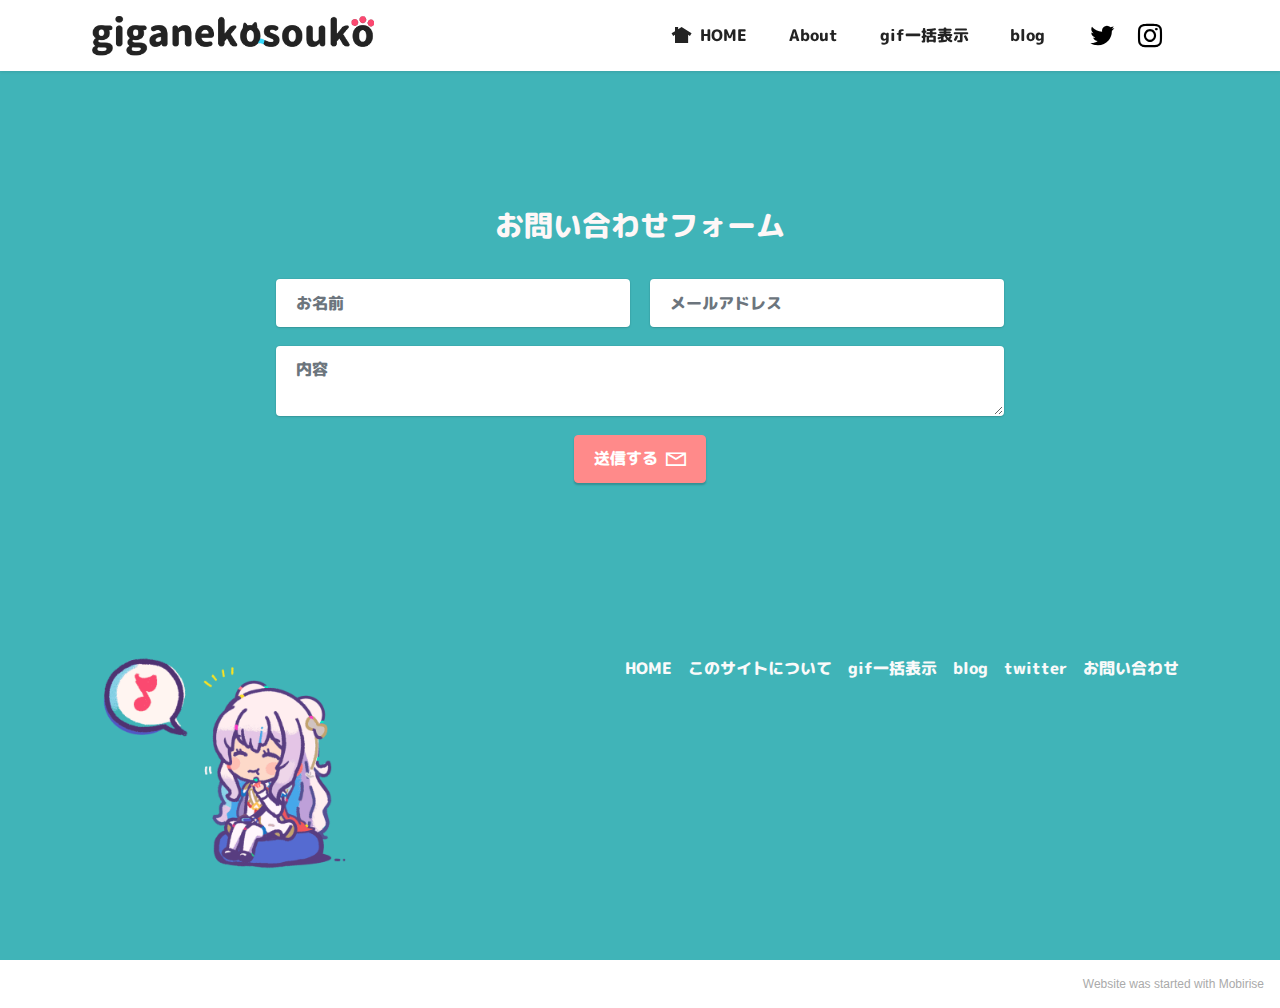
<file: contact.html>
<!DOCTYPE html>
<html  >
<head>
  <!-- Site made with Mobirise Website Builder v5.2.2, https://mobirise.com -->
  <meta charset="UTF-8">
  <meta http-equiv="X-UA-Compatible" content="IE=edge">
  <meta name="generator" content="Mobirise v5.2.2, mobirise.com">
  <meta name="viewport" content="width=device-width, initial-scale=1, minimum-scale=1">
  <link rel="shortcut icon" href="assets/images/fav2-128x128.png" type="image/x-icon">
  <meta name="description" content="お問い合わせフォーム">
  
  
  <title>お問い合わせ【giganekosouko】</title>
  <link rel="stylesheet" href="assets/web/assets/mobirise-icons2/mobirise2.css">
  <link rel="stylesheet" href="assets/tether/tether.min.css">
  <link rel="stylesheet" href="assets/bootstrap/css/bootstrap.min.css">
  <link rel="stylesheet" href="assets/bootstrap/css/bootstrap-grid.min.css">
  <link rel="stylesheet" href="assets/bootstrap/css/bootstrap-reboot.min.css">
  <link rel="stylesheet" href="assets/dropdown/css/style.css">
  <link rel="stylesheet" href="assets/formstyler/jquery.formstyler.css">
  <link rel="stylesheet" href="assets/formstyler/jquery.formstyler.theme.css">
  <link rel="stylesheet" href="assets/datepicker/jquery.datetimepicker.min.css">
  <link rel="stylesheet" href="assets/socicon/css/styles.css">
  <link rel="stylesheet" href="assets/theme/css/style.css">
  <link href="assets/fonts/style.css" rel="stylesheet">
  <link rel="preload" as="style" href="assets/mobirise/css/mbr-additional.css"><link rel="stylesheet" href="assets/mobirise/css/mbr-additional.css" type="text/css">
  
  
  
  
</head>
<body>

<!-- Analytics -->
<!-- Global site tag (gtag.js) - Google Analytics -->
<script async src="https://www.googletagmanager.com/gtag/js?id=G-X48JPR1L7W"></script>
<script>
  window.dataLayer = window.dataLayer || [];
  function gtag(){dataLayer.push(arguments);}
  gtag('js', new Date());

  gtag('config', 'G-X48JPR1L7W');
</script>
<!-- /Analytics -->


  
  <section class="menu menu3 cid-sirsWD4lqR" once="menu" id="menu3-1s">
    
    <nav class="navbar navbar-dropdown navbar-fixed-top navbar-expand-lg">
        <div class="container">
            <div class="navbar-brand">
                <span class="navbar-logo">
                    <a href="index.html">
                        <img src="assets/images/logo4-486x80.png" alt="logo" style="height: 3rem;">
                    </a>
                </span>
                
            </div>
            <button class="navbar-toggler" type="button" data-toggle="collapse" data-target="#navbarSupportedContent" aria-controls="navbarNavAltMarkup" aria-expanded="false" aria-label="Toggle navigation">
                <div class="hamburger">
                    <span></span>
                    <span></span>
                    <span></span>
                    <span></span>
                </div>
            </button>
            <div class="collapse navbar-collapse" id="navbarSupportedContent">
                <ul class="navbar-nav nav-dropdown nav-right" data-app-modern-menu="true"><li class="nav-item"><a class="nav-link link text-black text-primary display-4" href="index.html"><span class="socicon socicon-nextdoor mbr-iconfont mbr-iconfont-btn"></span>HOME</a></li>
                    <li class="nav-item"><a class="nav-link link text-black text-primary display-4" href="about.html">About</a></li><li class="nav-item"><a class="nav-link link text-black text-primary display-4" href="gifALL.html">gif一括表示</a></li>
                    <li class="nav-item"><a class="nav-link link text-black text-primary display-4" href="https://giganekosouko.blogspot.com/" target="_blank">blog</a>
                    </li></ul>
                <div class="icons-menu">
                    <a class="iconfont-wrapper" href="https://twitter.com/giganeko1" target="_blank">
                        <span class="p-2 mbr-iconfont socicon-twitter socicon"></span>
                    </a>
                    <a class="iconfont-wrapper" href="UC.html" target="_blank">
                        <span class="p-2 mbr-iconfont socicon-instagram socicon"></span>
                    </a>
                    
                    
                </div>
                
            </div>
        </div>
    </nav>
</section>

<section class="form5 cid-sirtkTbfie" id="form5-1v">
    
    
    <div class="container">
        <div class="mbr-section-head">
            <h3 class="mbr-section-title mbr-fonts-style align-center mb-0 display-5">
                <strong>お問い合わせフォーム</strong></h3>
            
        </div>
        <div class="row justify-content-center mt-4">
            <div class="col-lg-8 mx-auto mbr-form" data-form-type="formoid">
                <form action="https://mobirise.eu/" method="POST" class="mbr-form form-with-styler" data-form-title="Form Name"><input type="hidden" name="email" data-form-email="true" value="FfTFdcc8mZnS46tn2TxwrunODSfYUbsIiI9PjpAw9j8/v3on0XAGeL8ql0xi64l7a+Spn1sU14u1BKS7XE4Tt+v/8Tvb7X4ZYR9SIBr84TDJjT/mBXiXKgB40S8BFd3w">
                    <div class="row">
                        <div hidden="hidden" data-form-alert="" class="alert alert-success col-12">メッセージは送信されました</div>
                        <div hidden="hidden" data-form-alert-danger="" class="alert alert-danger col-12">Oops...! some
                            problem!</div>
                    </div>
                    <div class="dragArea row">
                        <div class="col-md col-sm-12 form-group" data-for="name">
                            <input type="text" name="name" placeholder="お名前" data-form-field="name" class="form-control" value="" id="name-form5-1v">
                        </div>
                        <div class="col-md col-sm-12 form-group" data-for="email">
                            <input type="email" name="email" placeholder="メールアドレス" data-form-field="email" class="form-control" value="" id="email-form5-1v">
                        </div>
                        
                        <div class="col-12 form-group" data-for="textarea">
                            <textarea name="textarea" placeholder="内容" data-form-field="textarea" class="form-control" id="textarea-form5-1v"></textarea>
                        </div>
                        <div class="col-lg-12 col-md-12 col-sm-12 align-center mbr-section-btn"><button type="submit" class="btn btn-primary display-1"><span class="mobi-mbri mobi-mbri-letter mbr-iconfont mbr-iconfont-btn"></span>送信する</button></div>
                    </div>
                </form>
            </div>
        </div>
    </div>
</section>

<section class="footer5 cid-sirsZwZQnN" once="footers" id="footer5-1t">

    

    

    <div class="container">
        <div class="media-container-row">
            <div class="col-md-3 col-6">
                <div class="media-wrap">
                    
                        <img src="assets/images/asadaame-309x268.png" alt="モチモチるまらん">
                    
                </div>
            </div>
            <div class="col-9 col-6">
                <p class="mbr-text align-right links mbr-fonts-style display-4"><a href="index.html" class="text-white text-primary">HOME</a>　<a href="about.html" class="text-white">このサイトについて</a>　<a href="gifALL.html" class="text-white text-primary">gif一括表示</a>　<a href="https://giganekosouko.blogspot.com" class="text-white" target="_blank">blog</a>　<a href="https://twitter.com/giganeko1" class="text-white" target="_blank">twitter</a>　<a href="contact.html" class="text-white">お問い合わせ</a>　<br>　　　　　　　　　　　　　　　　　　　　　　<br><br><br>　　</p>
            </div>
        </div>
        <!-- <div class="media-container-row">
            <div class="col-md-12"> -->
        

    </div>
</section><section style="background-color: #fff; font-family: -apple-system, BlinkMacSystemFont, 'Segoe UI', 'Roboto', 'Helvetica Neue', Arial, sans-serif; color:#aaa; font-size:12px; padding: 0; align-items: center; display: flex;"><a href="https://mobirise.site/q" style="flex: 1 1; height: 3rem; padding-left: 1rem;"></a><p style="flex: 0 0 auto; margin:0; padding-right:1rem;">Website was <a href="https://mobirise.site/h" style="color:#aaa;">started with</a> Mobirise</p></section><script src="assets/web/assets/jquery/jquery.min.js"></script>  <script src="assets/popper/popper.min.js"></script>  <script src="assets/tether/tether.min.js"></script>  <script src="assets/bootstrap/js/bootstrap.min.js"></script>  <script src="assets/smoothscroll/smooth-scroll.js"></script>  <script src="assets/dropdown/js/nav-dropdown.js"></script>  <script src="assets/dropdown/js/navbar-dropdown.js"></script>  <script src="assets/touchswipe/jquery.touch-swipe.min.js"></script>  <script src="assets/formstyler/jquery.formstyler.js"></script>  <script src="assets/formstyler/jquery.formstyler.min.js"></script>  <script src="assets/datepicker/jquery.datetimepicker.full.js"></script>  <script src="assets/theme/js/script.js"></script>  <script src="assets/formoid/formoid.min.js"></script>  
  
  
 <div id="scrollToTop" class="scrollToTop mbr-arrow-up"><a style="text-align: center;"><i class="mbr-arrow-up-icon mbr-arrow-up-icon-cm cm-icon cm-icon-smallarrow-up"></i></a></div>
  </body>
</html>
</file>
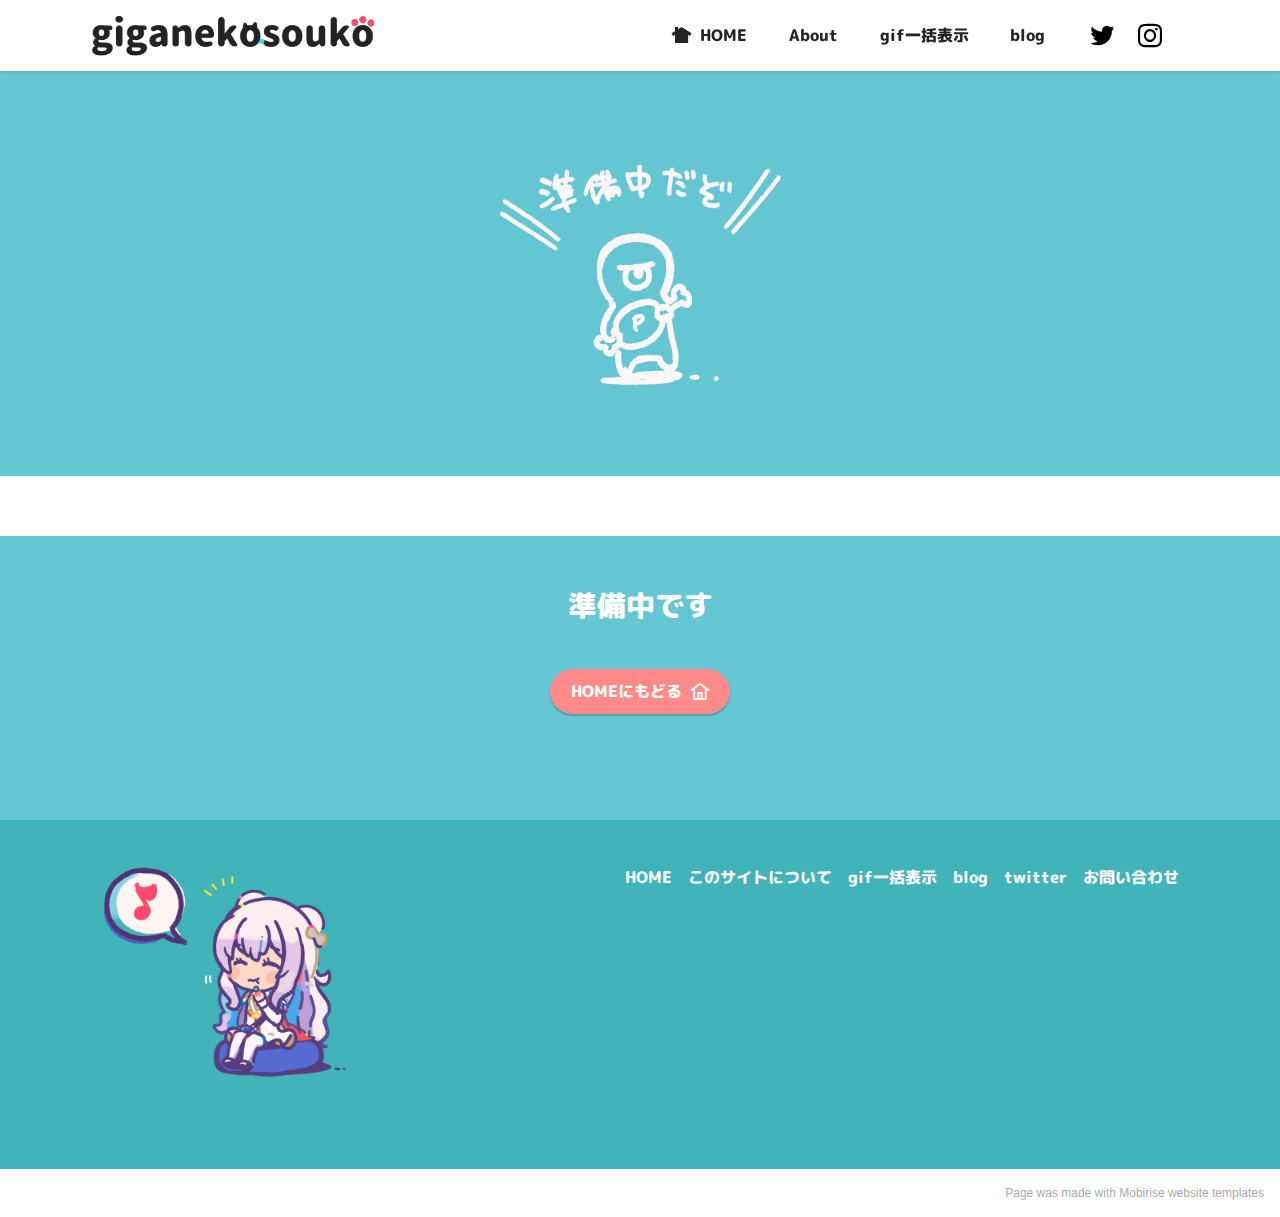
<file: UC.html>
<!DOCTYPE html>
<html  >
<head>
  <!-- Site made with Mobirise Website Builder v5.2.2, https://mobirise.com -->
  <meta charset="UTF-8">
  <meta http-equiv="X-UA-Compatible" content="IE=edge">
  <meta name="generator" content="Mobirise v5.2.2, mobirise.com">
  <meta name="viewport" content="width=device-width, initial-scale=1, minimum-scale=1">
  <link rel="shortcut icon" href="assets/images/fav2-128x128.png" type="image/x-icon">
  <meta name="description" content="giganekoの倉庫">
  
  
  <title>準備中 - 【giganekosouko】</title>
  <link rel="stylesheet" href="assets/web/assets/mobirise-icons2/mobirise2.css">
  <link rel="stylesheet" href="assets/tether/tether.min.css">
  <link rel="stylesheet" href="assets/bootstrap/css/bootstrap.min.css">
  <link rel="stylesheet" href="assets/bootstrap/css/bootstrap-grid.min.css">
  <link rel="stylesheet" href="assets/bootstrap/css/bootstrap-reboot.min.css">
  <link rel="stylesheet" href="assets/dropdown/css/style.css">
  <link rel="stylesheet" href="assets/socicon/css/styles.css">
  <link rel="stylesheet" href="assets/theme/css/style.css">
  <link href="assets/fonts/style.css" rel="stylesheet">
  <link rel="preload" as="style" href="assets/mobirise/css/mbr-additional.css"><link rel="stylesheet" href="assets/mobirise/css/mbr-additional.css" type="text/css">
  
  
  
  
</head>
<body>

<!-- Analytics -->
<!-- Global site tag (gtag.js) - Google Analytics -->
<script async src="https://www.googletagmanager.com/gtag/js?id=G-X48JPR1L7W"></script>
<script>
  window.dataLayer = window.dataLayer || [];
  function gtag(){dataLayer.push(arguments);}
  gtag('js', new Date());

  gtag('config', 'G-X48JPR1L7W');
</script>
<!-- /Analytics -->


  
  <section class="image3 cid-sivq6sL6cw" id="image3-29">
    

    

    <div class="container">
        <div class="row justify-content-center">
            <div class="col-12 col-lg-4">
                <div class="image-wrapper">
                    <img src="assets/images/02-600x600.jpg" alt="準備中">
                    
                </div>
            </div>
        </div>
    </div>
</section>

<section class="menu menu3 cid-sivpMfJ7vw" once="menu" id="menu3-27">
    
    <nav class="navbar navbar-dropdown navbar-fixed-top navbar-expand-lg">
        <div class="container">
            <div class="navbar-brand">
                <span class="navbar-logo">
                    <a href="index.html">
                        <img src="assets/images/logo4-486x80.png" alt="logo" style="height: 3rem;">
                    </a>
                </span>
                
            </div>
            <button class="navbar-toggler" type="button" data-toggle="collapse" data-target="#navbarSupportedContent" aria-controls="navbarNavAltMarkup" aria-expanded="false" aria-label="Toggle navigation">
                <div class="hamburger">
                    <span></span>
                    <span></span>
                    <span></span>
                    <span></span>
                </div>
            </button>
            <div class="collapse navbar-collapse" id="navbarSupportedContent">
                <ul class="navbar-nav nav-dropdown nav-right" data-app-modern-menu="true"><li class="nav-item"><a class="nav-link link text-black text-primary display-4" href="index.html"><span class="socicon socicon-nextdoor mbr-iconfont mbr-iconfont-btn"></span>HOME</a></li>
                    <li class="nav-item"><a class="nav-link link text-black text-primary display-4" href="about.html">About</a></li><li class="nav-item"><a class="nav-link link text-black text-primary display-4" href="gifALL.html">gif一括表示</a></li>
                    <li class="nav-item"><a class="nav-link link text-black text-primary display-4" href="https://giganekosouko.blogspot.com/" target="_blank">blog</a>
                    </li></ul>
                <div class="icons-menu">
                    <a class="iconfont-wrapper" href="https://twitter.com/giganeko1" target="_blank">
                        <span class="p-2 mbr-iconfont socicon-twitter socicon"></span>
                    </a>
                    <a class="iconfont-wrapper" href="UC.html" target="_blank">
                        <span class="p-2 mbr-iconfont socicon-instagram socicon"></span>
                    </a>
                    
                    
                </div>
                
            </div>
        </div>
    </nav>
</section>

<section class="info1 cid-sivq91E9yC" id="info1-2a">
    
    
    <div class="align-center container">
        <div class="row justify-content-center">
            <div class="col-12 col-lg-8">
                <h3 class="mbr-section-title mb-4 mbr-fonts-style display-5">
                    <strong>準備中です</strong></h3>
                
                <div class="mbr-section-btn"><a class="btn btn-primary display-4" href="index.html"><span class="mobi-mbri mobi-mbri-home mbr-iconfont mbr-iconfont-btn"></span>HOMEにもどる</a></div>
            </div>
        </div>
    </div>
</section>

<section class="footer5 cid-sivpZtGw0t" once="footers" id="footer5-28">

    

    

    <div class="container">
        <div class="media-container-row">
            <div class="col-md-3 col-6">
                <div class="media-wrap">
                    
                        <img src="assets/images/asadaame-309x268.png" alt="モチモチるまらん">
                    
                </div>
            </div>
            <div class="col-9 col-6">
                <p class="mbr-text align-right links mbr-fonts-style display-4"><a href="index.html" class="text-white text-primary">HOME</a>　<a href="about.html" class="text-white">このサイトについて</a>　<a href="gifALL.html" class="text-white text-primary">gif一括表示</a>　<a href="https://giganekosouko.blogspot.com" class="text-white" target="_blank">blog</a>　<a href="https://twitter.com/giganeko1" class="text-white" target="_blank">twitter</a>　<a href="contact.html" class="text-white">お問い合わせ</a>　<br>　　　　　　　　　　　　　　　　　　　　　　<br><br><br>　　</p>
            </div>
        </div>
        <!-- <div class="media-container-row">
            <div class="col-md-12"> -->
        

    </div>
</section><section style="background-color: #fff; font-family: -apple-system, BlinkMacSystemFont, 'Segoe UI', 'Roboto', 'Helvetica Neue', Arial, sans-serif; color:#aaa; font-size:12px; padding: 0; align-items: center; display: flex;"><a href="https://mobirise.site/c" style="flex: 1 1; height: 3rem; padding-left: 1rem;"></a><p style="flex: 0 0 auto; margin:0; padding-right:1rem;"><a href="https://mobirise.site/s" style="color:#aaa;">Page</a> was made with Mobirise website templates</p></section><script src="assets/web/assets/jquery/jquery.min.js"></script>  <script src="assets/popper/popper.min.js"></script>  <script src="assets/tether/tether.min.js"></script>  <script src="assets/bootstrap/js/bootstrap.min.js"></script>  <script src="assets/smoothscroll/smooth-scroll.js"></script>  <script src="assets/dropdown/js/nav-dropdown.js"></script>  <script src="assets/dropdown/js/navbar-dropdown.js"></script>  <script src="assets/touchswipe/jquery.touch-swipe.min.js"></script>  <script src="assets/theme/js/script.js"></script>  
  
  
 <div id="scrollToTop" class="scrollToTop mbr-arrow-up"><a style="text-align: center;"><i class="mbr-arrow-up-icon mbr-arrow-up-icon-cm cm-icon cm-icon-smallarrow-up"></i></a></div>
  </body>
</html>
</file>
<file: assets/web/assets/mobirise-icons2/mobirise2.css>
@font-face {
  font-family: 'Moririse2';
  font-display: swap;
  src:  url('mobirise2.eot?f2bix4');
  src:  url('mobirise2.eot?f2bix4#iefix') format('embedded-opentype'),
    url('mobirise2.ttf?f2bix4') format('truetype'),
    url('mobirise2.woff?f2bix4') format('woff'),
    url('mobirise2.svg?f2bix4#mobirise2') format('svg');
  font-weight: normal;
  font-style: normal;
}

[class^="mobi-"], [class*=" mobi-"] {
  /* use !important to prevent issues with browser extensions that change fonts */
  font-family: 'Moririse2' !important;
  speak: none;
  font-style: normal;
  font-weight: normal;
  font-variant: normal;
  text-transform: none;
  line-height: 1;

  /* Better Font Rendering =========== */
  -webkit-font-smoothing: antialiased;
  -moz-osx-font-smoothing: grayscale;
}

.mobi-mbri-add-submenu:before {
  content: "\e900";
}
.mobi-mbri-alert:before {
  content: "\e901";
}
.mobi-mbri-align-center:before {
  content: "\e902";
}
.mobi-mbri-align-justify:before {
  content: "\e903";
}
.mobi-mbri-align-left:before {
  content: "\e904";
}
.mobi-mbri-align-right:before {
  content: "\e905";
}
.mobi-mbri-android:before {
  content: "\e906";
}
.mobi-mbri-apple:before {
  content: "\e907";
}
.mobi-mbri-arrow-down:before {
  content: "\e908";
}
.mobi-mbri-arrow-next:before {
  content: "\e909";
}
.mobi-mbri-arrow-prev:before {
  content: "\e90a";
}
.mobi-mbri-arrow-up:before {
  content: "\e90b";
}
.mobi-mbri-bold:before {
  content: "\e90c";
}
.mobi-mbri-bookmark:before {
  content: "\e90d";
}
.mobi-mbri-bootstrap:before {
  content: "\e90e";
}
.mobi-mbri-briefcase:before {
  content: "\e90f";
}
.mobi-mbri-browse:before {
  content: "\e910";
}
.mobi-mbri-bulleted-list:before {
  content: "\e911";
}
.mobi-mbri-calendar:before {
  content: "\e912";
}
.mobi-mbri-camera:before {
  content: "\e913";
}
.mobi-mbri-cart-add:before {
  content: "\e914";
}
.mobi-mbri-cart-full:before {
  content: "\e915";
}
.mobi-mbri-cash:before {
  content: "\e916";
}
.mobi-mbri-change-style:before {
  content: "\e917";
}
.mobi-mbri-chat:before {
  content: "\e918";
}
.mobi-mbri-clock:before {
  content: "\e919";
}
.mobi-mbri-close:before {
  content: "\e91a";
}
.mobi-mbri-cloud:before {
  content: "\e91b";
}
.mobi-mbri-code:before {
  content: "\e91c";
}
.mobi-mbri-contact-form:before {
  content: "\e91d";
}
.mobi-mbri-credit-card:before {
  content: "\e91e";
}
.mobi-mbri-cursor-click:before {
  content: "\e91f";
}
.mobi-mbri-cust-feedback:before {
  content: "\e920";
}
.mobi-mbri-database:before {
  content: "\e921";
}
.mobi-mbri-delivery:before {
  content: "\e922";
}
.mobi-mbri-desktop:before {
  content: "\e923";
}
.mobi-mbri-devices:before {
  content: "\e924";
}
.mobi-mbri-down:before {
  content: "\e925";
}
.mobi-mbri-download-2:before {
  content: "\e926";
}
.mobi-mbri-download:before {
  content: "\e927";
}
.mobi-mbri-drag-n-drop-2:before {
  content: "\e928";
}
.mobi-mbri-drag-n-drop:before {
  content: "\e929";
}
.mobi-mbri-edit-2:before {
  content: "\e92a";
}
.mobi-mbri-edit:before {
  content: "\e92b";
}
.mobi-mbri-error:before {
  content: "\e92c";
}
.mobi-mbri-extension:before {
  content: "\e92d";
}
.mobi-mbri-features:before {
  content: "\e92e";
}
.mobi-mbri-file:before {
  content: "\e92f";
}
.mobi-mbri-flag:before {
  content: "\e930";
}
.mobi-mbri-folder:before {
  content: "\e931";
}
.mobi-mbri-gift:before {
  content: "\e932";
}
.mobi-mbri-github:before {
  content: "\e933";
}
.mobi-mbri-globe-2:before {
  content: "\e934";
}
.mobi-mbri-globe:before {
  content: "\e935";
}
.mobi-mbri-growing-chart:before {
  content: "\e936";
}
.mobi-mbri-hearth:before {
  content: "\e937";
}
.mobi-mbri-help:before {
  content: "\e938";
}
.mobi-mbri-home:before {
  content: "\e939";
}
.mobi-mbri-hot-cup:before {
  content: "\e93a";
}
.mobi-mbri-idea:before {
  content: "\e93b";
}
.mobi-mbri-image-gallery:before {
  content: "\e93c";
}
.mobi-mbri-image-slider:before {
  content: "\e93d";
}
.mobi-mbri-info:before {
  content: "\e93e";
}
.mobi-mbri-italic:before {
  content: "\e93f";
}
.mobi-mbri-key:before {
  content: "\e940";
}
.mobi-mbri-laptop:before {
  content: "\e941";
}
.mobi-mbri-layers:before {
  content: "\e942";
}
.mobi-mbri-left-right:before {
  content: "\e943";
}
.mobi-mbri-left:before {
  content: "\e944";
}
.mobi-mbri-letter:before {
  content: "\e945";
}
.mobi-mbri-like:before {
  content: "\e946";
}
.mobi-mbri-link:before {
  content: "\e947";
}
.mobi-mbri-lock:before {
  content: "\e948";
}
.mobi-mbri-login:before {
  content: "\e949";
}
.mobi-mbri-logout:before {
  content: "\e94a";
}
.mobi-mbri-magic-stick:before {
  content: "\e94b";
}
.mobi-mbri-map-pin:before {
  content: "\e94c";
}
.mobi-mbri-menu:before {
  content: "\e94d";
}
.mobi-mbri-mobile-2:before {
  content: "\e94e";
}
.mobi-mbri-mobile-horizontal:before {
  content: "\e94f";
}
.mobi-mbri-mobile:before {
  content: "\e950";
}
.mobi-mbri-mobirise:before {
  content: "\e951";
}
.mobi-mbri-more-horizontal:before {
  content: "\e952";
}
.mobi-mbri-more-vertical:before {
  content: "\e953";
}
.mobi-mbri-music:before {
  content: "\e954";
}
.mobi-mbri-new-file:before {
  content: "\e955";
}
.mobi-mbri-numbered-list:before {
  content: "\e956";
}
.mobi-mbri-opened-folder:before {
  content: "\e957";
}
.mobi-mbri-pages:before {
  content: "\e958";
}
.mobi-mbri-paper-plane:before {
  content: "\e959";
}
.mobi-mbri-paperclip:before {
  content: "\e95a";
}
.mobi-mbri-phone:before {
  content: "\e95b";
}
.mobi-mbri-photo:before {
  content: "\e95c";
}
.mobi-mbri-photos:before {
  content: "\e95d";
}
.mobi-mbri-pin:before {
  content: "\e95e";
}
.mobi-mbri-play:before {
  content: "\e95f";
}
.mobi-mbri-plus:before {
  content: "\e960";
}
.mobi-mbri-preview:before {
  content: "\e961";
}
.mobi-mbri-print:before {
  content: "\e962";
}
.mobi-mbri-protect:before {
  content: "\e963";
}
.mobi-mbri-question:before {
  content: "\e964";
}
.mobi-mbri-quote-left:before {
  content: "\e965";
}
.mobi-mbri-quote-right:before {
  content: "\e966";
}
.mobi-mbri-redo:before {
  content: "\e967";
}
.mobi-mbri-refresh:before {
  content: "\e968";
}
.mobi-mbri-responsive-2:before {
  content: "\e969";
}
.mobi-mbri-responsive:before {
  content: "\e96a";
}
.mobi-mbri-right:before {
  content: "\e96b";
}
.mobi-mbri-rocket:before {
  content: "\e96c";
}
.mobi-mbri-sad-face:before {
  content: "\e96d";
}
.mobi-mbri-sale:before {
  content: "\e96e";
}
.mobi-mbri-save:before {
  content: "\e96f";
}
.mobi-mbri-search:before {
  content: "\e970";
}
.mobi-mbri-setting-2:before {
  content: "\e971";
}
.mobi-mbri-setting-3:before {
  content: "\e972";
}
.mobi-mbri-setting:before {
  content: "\e973";
}
.mobi-mbri-share:before {
  content: "\e974";
}
.mobi-mbri-shopping-bag:before {
  content: "\e975";
}
.mobi-mbri-shopping-basket:before {
  content: "\e976";
}
.mobi-mbri-shopping-cart:before {
  content: "\e977";
}
.mobi-mbri-sites:before {
  content: "\e978";
}
.mobi-mbri-smile-face:before {
  content: "\e979";
}
.mobi-mbri-speed:before {
  content: "\e97a";
}
.mobi-mbri-star:before {
  content: "\e97b";
}
.mobi-mbri-success:before {
  content: "\e97c";
}
.mobi-mbri-sun:before {
  content: "\e97d";
}
.mobi-mbri-sun2:before {
  content: "\e97e";
}
.mobi-mbri-tablet-vertical:before {
  content: "\e97f";
}
.mobi-mbri-tablet:before {
  content: "\e980";
}
.mobi-mbri-target:before {
  content: "\e981";
}
.mobi-mbri-timer:before {
  content: "\e982";
}
.mobi-mbri-to-ftp:before {
  content: "\e983";
}
.mobi-mbri-to-local-drive:before {
  content: "\e984";
}
.mobi-mbri-touch-swipe:before {
  content: "\e985";
}
.mobi-mbri-touch:before {
  content: "\e986";
}
.mobi-mbri-trash:before {
  content: "\e987";
}
.mobi-mbri-underline:before {
  content: "\e988";
}
.mobi-mbri-undo:before {
  content: "\e989";
}
.mobi-mbri-unlink:before {
  content: "\e98a";
}
.mobi-mbri-unlock:before {
  content: "\e98b";
}
.mobi-mbri-up-down:before {
  content: "\e98c";
}
.mobi-mbri-up:before {
  content: "\e98d";
}
.mobi-mbri-update:before {
  content: "\e98e";
}
.mobi-mbri-upload-2:before {
  content: "\e98f";
}
.mobi-mbri-upload:before {
  content: "\e990";
}
.mobi-mbri-user-2:before {
  content: "\e991";
}
.mobi-mbri-user:before {
  content: "\e992";
}
.mobi-mbri-users:before {
  content: "\e993";
}
.mobi-mbri-video-play:before {
  content: "\e994";
}
.mobi-mbri-video:before {
  content: "\e995";
}
.mobi-mbri-watch:before {
  content: "\e996";
}
.mobi-mbri-website-theme-2:before {
  content: "\e997";
}
.mobi-mbri-website-theme:before {
  content: "\e998";
}
.mobi-mbri-wifi:before {
  content: "\e999";
}
.mobi-mbri-windows:before {
  content: "\e99a";
}
.mobi-mbri-zoom-in:before {
  content: "\e99b";
}
.mobi-mbri-zoom-out:before {
  content: "\e99c";
}
</file>
<file: assets/web/assets/mobirise-icons-bold/mobirise-icons-bold.css>
@font-face {
  font-family: 'mobirise-icons-bold';
  font-display: swap;
  src:  url('mobirise-icons-bold.eot?m1l4yr');
  src:  url('mobirise-icons-bold.eot?m1l4yr#iefix') format('embedded-opentype'),
    url('mobirise-icons-bold.ttf?m1l4yr') format('truetype'),
    url('mobirise-icons-bold.woff?m1l4yr') format('woff'),
    url('mobirise-icons-bold.svg?m1l4yr#mobirise-icons-bold') format('svg');
  font-weight: normal;
  font-style: normal;
}

[class^="mbrib-"], [class*="mbrib-"] {
  /* use !important to prevent issues with browser extensions that change fonts */
  font-family: 'mobirise-icons-bold' !important;
  speak: none;
  font-style: normal;
  font-weight: normal;
  font-variant: normal;
  text-transform: none;
  line-height: 1;

  /* Better Font Rendering =========== */
  -webkit-font-smoothing: antialiased;
  -moz-osx-font-smoothing: grayscale;
}

.mbrib-add-submenu:before {
  content: "\e900";
}
.mbrib-alert:before {
  content: "\e901";
}
.mbrib-align-center:before {
  content: "\e902";
}
.mbrib-align-justify:before {
  content: "\e903";
}
.mbrib-align-left:before {
  content: "\e904";
}
.mbrib-align-right:before {
  content: "\e905";
}
.mbrib-android:before {
  content: "\e906";
}
.mbrib-apple:before {
  content: "\e907";
}
.mbrib-arrow-down:before {
  content: "\e908";
}
.mbrib-arrow-next:before {
  content: "\e909";
}
.mbrib-arrow-prev:before {
  content: "\e90a";
}
.mbrib-arrow-up:before {
  content: "\e90b";
}
.mbrib-bold:before {
  content: "\e90c";
}
.mbrib-bookmark:before {
  content: "\e90d";
}
.mbrib-bootstrap:before {
  content: "\e90e";
}
.mbrib-briefcase:before {
  content: "\e90f";
}
.mbrib-browse:before {
  content: "\e910";
}
.mbrib-bulleted-list:before {
  content: "\e911";
}
.mbrib-calendar:before {
  content: "\e912";
}
.mbrib-camera:before {
  content: "\e913";
}
.mbrib-cart-add:before {
  content: "\e914";
}
.mbrib-cart-full:before {
  content: "\e915";
}
.mbrib-cash:before {
  content: "\e916";
}
.mbrib-change-style:before {
  content: "\e917";
}
.mbrib-chat:before {
  content: "\e918";
}
.mbrib-clock:before {
  content: "\e919";
}
.mbrib-close:before {
  content: "\e91a";
}
.mbrib-cloud:before {
  content: "\e91b";
}
.mbrib-code:before {
  content: "\e91c";
}
.mbrib-contact-form:before {
  content: "\e91d";
}
.mbrib-credit-card:before {
  content: "\e91e";
}
.mbrib-cursor-click:before {
  content: "\e91f";
}
.mbrib-cust-feedback:before {
  content: "\e920";
}
.mbrib-database:before {
  content: "\e921";
}
.mbrib-delivery:before {
  content: "\e922";
}
.mbrib-desktop:before {
  content: "\e923";
}
.mbrib-devices:before {
  content: "\e924";
}
.mbrib-down:before {
  content: "\e925";
}
.mbrib-download:before {
  content: "\e926";
}
.mbrib-drag-n-drop:before {
  content: "\e927";
}
.mbrib-drag-n-drop2:before {
  content: "\e928";
}
.mbrib-edit:before {
  content: "\e929";
}
.mbrib-edit2:before {
  content: "\e92a";
}
.mbrib-error:before {
  content: "\e92b";
}
.mbrib-extension:before {
  content: "\e92c";
}
.mbrib-features:before {
  content: "\e92d";
}
.mbrib-file:before {
  content: "\e92e";
}
.mbrib-flag:before {
  content: "\e92f";
}
.mbrib-folder:before {
  content: "\e930";
}
.mbrib-gift:before {
  content: "\e931";
}
.mbrib-github:before {
  content: "\e932";
}
.mbrib-globe-2:before {
  content: "\e933";
}
.mbrib-globe:before {
  content: "\e934";
}
.mbrib-growing-chart:before {
  content: "\e935";
}
.mbrib-hearth:before {
  content: "\e936";
}
.mbrib-help:before {
  content: "\e937";
}
.mbrib-home:before {
  content: "\e938";
}
.mbrib-hot-cup:before {
  content: "\e939";
}
.mbrib-idea:before {
  content: "\e93a";
}
.mbrib-image-gallery:before {
  content: "\e93b";
}
.mbrib-image-slider:before {
  content: "\e93c";
}
.mbrib-info:before {
  content: "\e93d";
}
.mbrib-italic:before {
  content: "\e93e";
}
.mbrib-key:before {
  content: "\e93f";
}
.mbrib-laptop:before {
  content: "\e940";
}
.mbrib-layers:before {
  content: "\e941";
}
.mbrib-left-right:before {
  content: "\e942";
}
.mbrib-left:before {
  content: "\e943";
}
.mbrib-letter:before {
  content: "\e944";
}
.mbrib-like:before {
  content: "\e945";
}
.mbrib-link:before {
  content: "\e946";
}
.mbrib-lock:before {
  content: "\e947";
}
.mbrib-login:before {
  content: "\e948";
}
.mbrib-logout:before {
  content: "\e949";
}
.mbrib-magic-stick:before {
  content: "\e94a";
}
.mbrib-map-pin:before {
  content: "\e94b";
}
.mbrib-menu:before {
  content: "\e94c";
}
.mbrib-mobile:before {
  content: "\e94d";
}
.mbrib-mobile2:before {
  content: "\e94e";
}
.mbrib-mobirise:before {
  content: "\e94f";
}
.mbrib-more-horizontal:before {
  content: "\e950";
}
.mbrib-more-vertical:before {
  content: "\e951";
}
.mbrib-music:before {
  content: "\e952";
}
.mbrib-new-file:before {
  content: "\e953";
}
.mbrib-numbered-list:before {
  content: "\e954";
}
.mbrib-opened-folder:before {
  content: "\e955";
}
.mbrib-pages:before {
  content: "\e956";
}
.mbrib-paper-plane:before {
  content: "\e957";
}
.mbrib-paperclip:before {
  content: "\e958";
}
.mbrib-photo:before {
  content: "\e959";
}
.mbrib-photos:before {
  content: "\e95a";
}
.mbrib-pin:before {
  content: "\e95b";
}
.mbrib-play:before {
  content: "\e95c";
}
.mbrib-plus:before {
  content: "\e95d";
}
.mbrib-preview:before {
  content: "\e95e";
}
.mbrib-print:before {
  content: "\e95f";
}
.mbrib-protect:before {
  content: "\e960";
}
.mbrib-question:before {
  content: "\e961";
}
.mbrib-quote-left:before {
  content: "\e962";
}
.mbrib-quote-right:before {
  content: "\e963";
}
.mbrib-redo:before {
  content: "\e964";
}
.mbrib-refresh:before {
  content: "\e965";
}
.mbrib-responsive:before {
  content: "\e966";
}
.mbrib-right:before {
  content: "\e967";
}
.mbrib-rocket:before {
  content: "\e968";
}
.mbrib-sad-face:before {
  content: "\e969";
}
.mbrib-sale:before {
  content: "\e96a";
}
.mbrib-save:before {
  content: "\e96b";
}
.mbrib-search:before {
  content: "\e96c";
}
.mbrib-setting:before {
  content: "\e96d";
}
.mbrib-setting2:before {
  content: "\e96e";
}
.mbrib-setting3:before {
  content: "\e96f";
}
.mbrib-share:before {
  content: "\e970";
}
.mbrib-shopping-bag:before {
  content: "\e971";
}
.mbrib-shopping-basket:before {
  content: "\e972";
}
.mbrib-shopping-cart:before {
  content: "\e973";
}
.mbrib-sites:before {
  content: "\e974";
}
.mbrib-smile-face:before {
  content: "\e975";
}
.mbrib-speed:before {
  content: "\e976";
}
.mbrib-star:before {
  content: "\e977";
}
.mbrib-success:before {
  content: "\e978";
}
.mbrib-sun:before {
  content: "\e979";
}
.mbrib-sun2:before {
  content: "\e97a";
}
.mbrib-tablet-vertical:before {
  content: "\e97b";
}
.mbrib-tablet:before {
  content: "\e97c";
}
.mbrib-target:before {
  content: "\e97d";
}
.mbrib-timer:before {
  content: "\e97e";
}
.mbrib-to-ftp:before {
  content: "\e97f";
}
.mbrib-to-local-drive:before {
  content: "\e980";
}
.mbrib-touch-swipe:before {
  content: "\e981";
}
.mbrib-touch:before {
  content: "\e982";
}
.mbrib-trash:before {
  content: "\e983";
}
.mbrib-underline:before {
  content: "\e984";
}
.mbrib-undo:before {
  content: "\e985";
}
.mbrib-unlink:before {
  content: "\e986";
}
.mbrib-unlock:before {
  content: "\e987";
}
.mbrib-up-down:before {
  content: "\e988";
}
.mbrib-up:before {
  content: "\e989";
}
.mbrib-update:before {
  content: "\e98a";
}
.mbrib-upload:before {
  content: "\e98b";
}
.mbrib-user:before {
  content: "\e98c";
}
.mbrib-user2:before {
  content: "\e98d";
}
.mbrib-users:before {
  content: "\e98e";
}
.mbrib-video-play:before {
  content: "\e98f";
}
.mbrib-video:before {
  content: "\e990";
}
.mbrib-watch:before {
  content: "\e991";
}
.mbrib-website-theme:before {
  content: "\e992";
}
.mbrib-wifi:before {
  content: "\e993";
}
.mbrib-windows:before {
  content: "\e994";
}
.mbrib-zoom-out:before {
  content: "\e995";
}
</file>
<file: assets/dropdown/css/style.css>
.navbar-dropdown {
  left: 0;
  padding: 0;
  position: absolute;
  right: 0;
  top: 0;
  transition: all 0.45s ease;
  z-index: 1030;
  background: #282828; }
  .navbar-dropdown .navbar-logo {
    margin-right: 0.8rem;
    transition: margin 0.3s ease-in-out;
    vertical-align: middle; }
    .navbar-dropdown .navbar-logo img {
      height: 3.125rem;
      transition: all 0.3s ease-in-out; }
    .navbar-dropdown .navbar-logo.mbr-iconfont {
      font-size: 3.125rem;
      line-height: 3.125rem; }
  .navbar-dropdown .navbar-caption {
    font-weight: 700;
    white-space: normal;
    vertical-align: -4px;
    line-height: 3.125rem !important; }
    .navbar-dropdown .navbar-caption, .navbar-dropdown .navbar-caption:hover {
      color: inherit;
      text-decoration: none; }
  .navbar-dropdown .mbr-iconfont + .navbar-caption {
    vertical-align: -1px; }
  .navbar-dropdown.navbar-fixed-top {
    position: fixed; }
  .navbar-dropdown .navbar-brand span {
    vertical-align: -4px; }
  .navbar-dropdown.bg-color.transparent {
    background: none; }
  .navbar-dropdown.navbar-short .navbar-brand {
    padding: 0.625rem 0; }
    .navbar-dropdown.navbar-short .navbar-brand span {
      vertical-align: -1px; }
  .navbar-dropdown.navbar-short .navbar-caption {
    line-height: 2.375rem !important;
    vertical-align: -2px; }
  .navbar-dropdown.navbar-short .navbar-logo {
    margin-right: 0.5rem; }
    .navbar-dropdown.navbar-short .navbar-logo img {
      height: 2.375rem; }
    .navbar-dropdown.navbar-short .navbar-logo.mbr-iconfont {
      font-size: 2.375rem;
      line-height: 2.375rem; }
  .navbar-dropdown.navbar-short .mbr-table-cell {
    height: 3.625rem; }
  .navbar-dropdown .navbar-close {
    left: 0.6875rem;
    position: fixed;
    top: 0.75rem;
    z-index: 1000; }
  .navbar-dropdown .hamburger-icon {
    content: "";
    display: inline-block;
    vertical-align: middle;
    width: 16px;
    -webkit-box-shadow: 0 -6px 0 1px #282828,0 0 0 1px #282828,0 6px 0 1px #282828;
    -moz-box-shadow: 0 -6px 0 1px #282828,0 0 0 1px #282828,0 6px 0 1px #282828;
    box-shadow: 0 -6px 0 1px #282828,0 0 0 1px #282828,0 6px 0 1px #282828; }

.dropdown-menu .dropdown-toggle[data-toggle="dropdown-submenu"]::after {
  border-bottom: 0.35em solid transparent;
  border-left: 0.35em solid;
  border-right: 0;
  border-top: 0.35em solid transparent;
  margin-left: 0.3rem; }

.dropdown-menu .dropdown-item:focus {
  outline: 0; }

.nav-dropdown {
  font-size: 0.75rem;
  font-weight: 500;
  height: auto !important; }
  .nav-dropdown .nav-btn {
    padding-left: 1rem; }
  .nav-dropdown .link {
    margin: .667em 1.667em;
    font-weight: 500;
    padding: 0;
    transition: color .2s ease-in-out; }
    .nav-dropdown .link.dropdown-toggle {
      margin-right: 2.583em; }
      .nav-dropdown .link.dropdown-toggle::after {
        margin-left: .25rem;
        border-top: 0.35em solid;
        border-right: 0.35em solid transparent;
        border-left: 0.35em solid transparent;
        border-bottom: 0; }
      .nav-dropdown .link.dropdown-toggle[aria-expanded="true"] {
        margin: 0;
        padding: 0.667em 3.263em  0.667em 1.667em; }
  .nav-dropdown .link::after,
  .nav-dropdown .dropdown-item::after {
    color: inherit; }
  .nav-dropdown .btn {
    font-size: 0.75rem;
    font-weight: 700;
    letter-spacing: 0;
    margin-bottom: 0;
    padding-left: 1.25rem;
    padding-right: 1.25rem; }
  .nav-dropdown .dropdown-menu {
    border-radius: 0;
    border: 0;
    left: 0;
    margin: 0;
    padding-bottom: 1.25rem;
    padding-top: 1.25rem;
    position: relative; }
  .nav-dropdown .dropdown-submenu {
    margin-left: 0.125rem;
    top: 0; }
  .nav-dropdown .dropdown-item {
    font-weight: 500;
    line-height: 2;
    padding: 0.3846em 4.615em 0.3846em 1.5385em;
    position: relative;
    transition: color .2s ease-in-out, background-color .2s ease-in-out; }
    .nav-dropdown .dropdown-item::after {
      margin-top: -0.3077em;
      position: absolute;
      right: 1.1538em;
      top: 50%; }
    .nav-dropdown .dropdown-item:focus, .nav-dropdown .dropdown-item:hover {
      background: none; }

@media (max-width: 767px) {
  .nav-dropdown.navbar-toggleable-sm {
    bottom: 0;
    display: none;
    left: 0;
    overflow-x: hidden;
    position: fixed;
    top: 0;
    transform: translateX(-100%);
    -ms-transform: translateX(-100%);
    -webkit-transform: translateX(-100%);
    width: 18.75rem;
    z-index: 999; } }
.nav-dropdown.navbar-toggleable-xl {
  bottom: 0;
  display: none;
  left: 0;
  overflow-x: hidden;
  position: fixed;
  top: 0;
  transform: translateX(-100%);
  -ms-transform: translateX(-100%);
  -webkit-transform: translateX(-100%);
  width: 18.75rem;
  z-index: 999; }

.nav-dropdown-sm {
  display: block !important;
  overflow-x: hidden;
  overflow: auto;
  padding-top: 3.875rem; }
  .nav-dropdown-sm::after {
    content: "";
    display: block;
    height: 3rem;
    width: 100%; }
  .nav-dropdown-sm.collapse.in ~ .navbar-close {
    display: block !important; }
  .nav-dropdown-sm.collapsing, .nav-dropdown-sm.collapse.in {
    transform: translateX(0);
    -ms-transform: translateX(0);
    -webkit-transform: translateX(0);
    transition: all 0.25s ease-out;
    -webkit-transition: all 0.25s ease-out;
    background: #282828; }
  .nav-dropdown-sm.collapsing[aria-expanded="false"] {
    transform: translateX(-100%);
    -ms-transform: translateX(-100%);
    -webkit-transform: translateX(-100%); }
  .nav-dropdown-sm .nav-item {
    display: block;
    margin-left: 0 !important;
    padding-left: 0; }
  .nav-dropdown-sm .link,
  .nav-dropdown-sm .dropdown-item {
    border-top: 1px dotted rgba(255, 255, 255, 0.1);
    font-size: 0.8125rem;
    line-height: 1.6;
    margin: 0 !important;
    padding: 0.875rem 2.4rem 0.875rem 1.5625rem !important;
    position: relative;
    white-space: normal; }
    .nav-dropdown-sm .link:focus, .nav-dropdown-sm .link:hover,
    .nav-dropdown-sm .dropdown-item:focus,
    .nav-dropdown-sm .dropdown-item:hover {
      background: rgba(0, 0, 0, 0.2) !important;
      color: #c0a375; }
  .nav-dropdown-sm .nav-btn {
    position: relative;
    padding: 1.5625rem 1.5625rem 0 1.5625rem; }
    .nav-dropdown-sm .nav-btn::before {
      border-top: 1px dotted rgba(255, 255, 255, 0.1);
      content: "";
      left: 0;
      position: absolute;
      top: 0;
      width: 100%; }
    .nav-dropdown-sm .nav-btn + .nav-btn {
      padding-top: 0.625rem; }
      .nav-dropdown-sm .nav-btn + .nav-btn::before {
        display: none; }
  .nav-dropdown-sm .btn {
    padding: 0.625rem 0; }
  .nav-dropdown-sm .dropdown-toggle[data-toggle="dropdown-submenu"]::after {
    margin-left: .25rem;
    border-top: 0.35em solid;
    border-right: 0.35em solid transparent;
    border-left: 0.35em solid transparent;
    border-bottom: 0; }
  .nav-dropdown-sm .dropdown-toggle[data-toggle="dropdown-submenu"][aria-expanded="true"]::after {
    border-top: 0;
    border-right: 0.35em solid transparent;
    border-left: 0.35em solid transparent;
    border-bottom: 0.35em solid; }
  .nav-dropdown-sm .dropdown-menu {
    margin: 0;
    padding: 0;
    position: relative;
    top: 0;
    left: 0;
    width: 100%;
    border: 0;
    float: none;
    border-radius: 0;
    background: none; }
  .nav-dropdown-sm .dropdown-submenu {
    left: 100%;
    margin-left: 0.125rem;
    margin-top: -1.25rem;
    top: 0; }

.navbar-toggleable-sm .nav-dropdown .dropdown-menu {
  position: absolute; }

.navbar-toggleable-sm .nav-dropdown .dropdown-submenu {
  left: 100%;
  margin-left: 0.125rem;
  margin-top: -1.25rem;
  top: 0; }

.navbar-toggleable-sm.opened .nav-dropdown .dropdown-menu {
  position: relative; }

.navbar-toggleable-sm.opened .nav-dropdown .dropdown-submenu {
  left: 0;
  margin-left: 00rem;
  margin-top: 0rem;
  top: 0; }

.is-builder .nav-dropdown.collapsing {
  transition: none !important; }

/*# sourceMappingURL=style.css.map */
</file>
<file: assets/socicon/css/styles.css>
@charset "UTF-8";

@font-face {
  font-family: 'Socicon';
  src:  url('../fonts/socicon.eot');
  src:  url('../fonts/socicon.eot?#iefix') format('embedded-opentype'),
    url('../fonts/socicon.woff2') format('woff2'),
    url('../fonts/socicon.ttf') format('truetype'),
    url('../fonts/socicon.woff') format('woff'),
    url('../fonts/socicon.svg#socicon') format('svg');
  font-weight: normal;
  font-style: normal;
}

[data-icon]:before {
  font-family: "socicon" !important;
  content: attr(data-icon);
  font-style: normal !important;
  font-weight: normal !important;
  font-variant: normal !important;
  text-transform: none !important;
  speak: none;
  line-height: 1;
  -webkit-font-smoothing: antialiased;
  -moz-osx-font-smoothing: grayscale;
}

[class^="socicon-"], [class*=" socicon-"] {
  /* use !important to prevent issues with browser extensions that change fonts */
  font-family: 'Socicon' !important;
  speak: none;
  font-style: normal;
  font-weight: normal;
  font-variant: normal;
  text-transform: none;
  line-height: 1;

  /* Better Font Rendering =========== */
  -webkit-font-smoothing: antialiased;
  -moz-osx-font-smoothing: grayscale;
}

.socicon-eitaa:before {
  content: "\e97c";
}
.socicon-soroush:before {
  content: "\e97d";
}
.socicon-bale:before {
  content: "\e97e";
}
.socicon-zazzle:before {
  content: "\e97b";
}
.socicon-society6:before {
  content: "\e97a";
}
.socicon-redbubble:before {
  content: "\e979";
}
.socicon-avvo:before {
  content: "\e978";
}
.socicon-stitcher:before {
  content: "\e977";
}
.socicon-googlehangouts:before {
  content: "\e974";
}
.socicon-dlive:before {
  content: "\e975";
}
.socicon-vsco:before {
  content: "\e976";
}
.socicon-flipboard:before {
  content: "\e973";
}
.socicon-ubuntu:before {
  content: "\e958";
}
.socicon-artstation:before {
  content: "\e959";
}
.socicon-invision:before {
  content: "\e95a";
}
.socicon-torial:before {
  content: "\e95b";
}
.socicon-collectorz:before {
  content: "\e95c";
}
.socicon-seenthis:before {
  content: "\e95d";
}
.socicon-googleplaymusic:before {
  content: "\e95e";
}
.socicon-debian:before {
  content: "\e95f";
}
.socicon-filmfreeway:before {
  content: "\e960";
}
.socicon-gnome:before {
  content: "\e961";
}
.socicon-itchio:before {
  content: "\e962";
}
.socicon-jamendo:before {
  content: "\e963";
}
.socicon-mix:before {
  content: "\e964";
}
.socicon-sharepoint:before {
  content: "\e965";
}
.socicon-tinder:before {
  content: "\e966";
}
.socicon-windguru:before {
  content: "\e967";
}
.socicon-cdbaby:before {
  content: "\e968";
}
.socicon-elementaryos:before {
  content: "\e969";
}
.socicon-stage32:before {
  content: "\e96a";
}
.socicon-tiktok:before {
  content: "\e96b";
}
.socicon-gitter:before {
  content: "\e96c";
}
.socicon-letterboxd:before {
  content: "\e96d";
}
.socicon-threema:before {
  content: "\e96e";
}
.socicon-splice:before {
  content: "\e96f";
}
.socicon-metapop:before {
  content: "\e970";
}
.socicon-naver:before {
  content: "\e971";
}
.socicon-remote:before {
  content: "\e972";
}
.socicon-internet:before {
  content: "\e957";
}
.socicon-moddb:before {
  content: "\e94b";
}
.socicon-indiedb:before {
  content: "\e94c";
}
.socicon-traxsource:before {
  content: "\e94d";
}
.socicon-gamefor:before {
  content: "\e94e";
}
.socicon-pixiv:before {
  content: "\e94f";
}
.socicon-myanimelist:before {
  content: "\e950";
}
.socicon-blackberry:before {
  content: "\e951";
}
.socicon-wickr:before {
  content: "\e952";
}
.socicon-spip:before {
  content: "\e953";
}
.socicon-napster:before {
  content: "\e954";
}
.socicon-beatport:before {
  content: "\e955";
}
.socicon-hackerone:before {
  content: "\e956";
}
.socicon-hackernews:before {
  content: "\e946";
}
.socicon-smashwords:before {
  content: "\e947";
}
.socicon-kobo:before {
  content: "\e948";
}
.socicon-bookbub:before {
  content: "\e949";
}
.socicon-mailru:before {
  content: "\e94a";
}
.socicon-gitlab:before {
  content: "\e945";
}
.socicon-instructables:before {
  content: "\e944";
}
.socicon-portfolio:before {
  content: "\e943";
}
.socicon-codered:before {
  content: "\e940";
}
.socicon-origin:before {
  content: "\e941";
}
.socicon-nextdoor:before {
  content: "\e942";
}
.socicon-udemy:before {
  content: "\e93f";
}
.socicon-livemaster:before {
  content: "\e93e";
}
.socicon-crunchbase:before {
  content: "\e93b";
}
.socicon-homefy:before {
  content: "\e93c";
}
.socicon-calendly:before {
  content: "\e93d";
}
.socicon-realtor:before {
  content: "\e90f";
}
.socicon-tidal:before {
  content: "\e910";
}
.socicon-qobuz:before {
  content: "\e911";
}
.socicon-natgeo:before {
  content: "\e912";
}
.socicon-mastodon:before {
  content: "\e913";
}
.socicon-unsplash:before {
  content: "\e914";
}
.socicon-homeadvisor:before {
  content: "\e915";
}
.socicon-angieslist:before {
  content: "\e916";
}
.socicon-codepen:before {
  content: "\e917";
}
.socicon-slack:before {
  content: "\e918";
}
.socicon-openaigym:before {
  content: "\e919";
}
.socicon-logmein:before {
  content: "\e91a";
}
.socicon-fiverr:before {
  content: "\e91b";
}
.socicon-gotomeeting:before {
  content: "\e91c";
}
.socicon-aliexpress:before {
  content: "\e91d";
}
.socicon-guru:before {
  content: "\e91e";
}
.socicon-appstore:before {
  content: "\e91f";
}
.socicon-homes:before {
  content: "\e920";
}
.socicon-zoom:before {
  content: "\e921";
}
.socicon-alibaba:before {
  content: "\e922";
}
.socicon-craigslist:before {
  content: "\e923";
}
.socicon-wix:before {
  content: "\e924";
}
.socicon-redfin:before {
  content: "\e925";
}
.socicon-googlecalendar:before {
  content: "\e926";
}
.socicon-shopify:before {
  content: "\e927";
}
.socicon-freelancer:before {
  content: "\e928";
}
.socicon-seedrs:before {
  content: "\e929";
}
.socicon-bing:before {
  content: "\e92a";
}
.socicon-doodle:before {
  content: "\e92b";
}
.socicon-bonanza:before {
  content: "\e92c";
}
.socicon-squarespace:before {
  content: "\e92d";
}
.socicon-toptal:before {
  content: "\e92e";
}
.socicon-gust:before {
  content: "\e92f";
}
.socicon-ask:before {
  content: "\e930";
}
.socicon-trulia:before {
  content: "\e931";
}
.socicon-loomly:before {
  content: "\e932";
}
.socicon-ghost:before {
  content: "\e933";
}
.socicon-upwork:before {
  content: "\e934";
}
.socicon-fundable:before {
  content: "\e935";
}
.socicon-booking:before {
  content: "\e936";
}
.socicon-googlemaps:before {
  content: "\e937";
}
.socicon-zillow:before {
  content: "\e938";
}
.socicon-niconico:before {
  content: "\e939";
}
.socicon-toneden:before {
  content: "\e93a";
}
.socicon-augment:before {
  content: "\e908";
}
.socicon-bitbucket:before {
  content: "\e909";
}
.socicon-fyuse:before {
  content: "\e90a";
}
.socicon-yt-gaming:before {
  content: "\e90b";
}
.socicon-sketchfab:before {
  content: "\e90c";
}
.socicon-mobcrush:before {
  content: "\e90d";
}
.socicon-microsoft:before {
  content: "\e90e";
}
.socicon-pandora:before {
  content: "\e907";
}
.socicon-messenger:before {
  content: "\e906";
}
.socicon-gamewisp:before {
  content: "\e905";
}
.socicon-bloglovin:before {
  content: "\e904";
}
.socicon-tunein:before {
  content: "\e903";
}
.socicon-gamejolt:before {
  content: "\e901";
}
.socicon-trello:before {
  content: "\e902";
}
.socicon-spreadshirt:before {
  content: "\e900";
}
.socicon-500px:before {
  content: "\e000";
}
.socicon-8tracks:before {
  content: "\e001";
}
.socicon-airbnb:before {
  content: "\e002";
}
.socicon-alliance:before {
  content: "\e003";
}
.socicon-amazon:before {
  content: "\e004";
}
.socicon-amplement:before {
  content: "\e005";
}
.socicon-android:before {
  content: "\e006";
}
.socicon-angellist:before {
  content: "\e007";
}
.socicon-apple:before {
  content: "\e008";
}
.socicon-appnet:before {
  content: "\e009";
}
.socicon-baidu:before {
  content: "\e00a";
}
.socicon-bandcamp:before {
  content: "\e00b";
}
.socicon-battlenet:before {
  content: "\e00c";
}
.socicon-mixer:before {
  content: "\e00d";
}
.socicon-bebee:before {
  content: "\e00e";
}
.socicon-bebo:before {
  content: "\e00f";
}
.socicon-behance:before {
  content: "\e010";
}
.socicon-blizzard:before {
  content: "\e011";
}
.socicon-blogger:before {
  content: "\e012";
}
.socicon-buffer:before {
  content: "\e013";
}
.socicon-chrome:before {
  content: "\e014";
}
.socicon-coderwall:before {
  content: "\e015";
}
.socicon-curse:before {
  content: "\e016";
}
.socicon-dailymotion:before {
  content: "\e017";
}
.socicon-deezer:before {
  content: "\e018";
}
.socicon-delicious:before {
  content: "\e019";
}
.socicon-deviantart:before {
  content: "\e01a";
}
.socicon-diablo:before {
  content: "\e01b";
}
.socicon-digg:before {
  content: "\e01c";
}
.socicon-discord:before {
  content: "\e01d";
}
.socicon-disqus:before {
  content: "\e01e";
}
.socicon-douban:before {
  content: "\e01f";
}
.socicon-draugiem:before {
  content: "\e020";
}
.socicon-dribbble:before {
  content: "\e021";
}
.socicon-drupal:before {
  content: "\e022";
}
.socicon-ebay:before {
  content: "\e023";
}
.socicon-ello:before {
  content: "\e024";
}
.socicon-endomodo:before {
  content: "\e025";
}
.socicon-envato:before {
  content: "\e026";
}
.socicon-etsy:before {
  content: "\e027";
}
.socicon-facebook:before {
  content: "\e028";
}
.socicon-feedburner:before {
  content: "\e029";
}
.socicon-filmweb:before {
  content: "\e02a";
}
.socicon-firefox:before {
  content: "\e02b";
}
.socicon-flattr:before {
  content: "\e02c";
}
.socicon-flickr:before {
  content: "\e02d";
}
.socicon-formulr:before {
  content: "\e02e";
}
.socicon-forrst:before {
  content: "\e02f";
}
.socicon-foursquare:before {
  content: "\e030";
}
.socicon-friendfeed:before {
  content: "\e031";
}
.socicon-github:before {
  content: "\e032";
}
.socicon-goodreads:before {
  content: "\e033";
}
.socicon-google:before {
  content: "\e034";
}
.socicon-googlescholar:before {
  content: "\e035";
}
.socicon-googlegroups:before {
  content: "\e036";
}
.socicon-googlephotos:before {
  content: "\e037";
}
.socicon-googleplus:before {
  content: "\e038";
}
.socicon-grooveshark:before {
  content: "\e039";
}
.socicon-hackerrank:before {
  content: "\e03a";
}
.socicon-hearthstone:before {
  content: "\e03b";
}
.socicon-hellocoton:before {
  content: "\e03c";
}
.socicon-heroes:before {
  content: "\e03d";
}
.socicon-smashcast:before {
  content: "\e03e";
}
.socicon-horde:before {
  content: "\e03f";
}
.socicon-houzz:before {
  content: "\e040";
}
.socicon-icq:before {
  content: "\e041";
}
.socicon-identica:before {
  content: "\e042";
}
.socicon-imdb:before {
  content: "\e043";
}
.socicon-instagram:before {
  content: "\e044";
}
.socicon-issuu:before {
  content: "\e045";
}
.socicon-istock:before {
  content: "\e046";
}
.socicon-itunes:before {
  content: "\e047";
}
.socicon-keybase:before {
  content: "\e048";
}
.socicon-lanyrd:before {
  content: "\e049";
}
.socicon-lastfm:before {
  content: "\e04a";
}
.socicon-line:before {
  content: "\e04b";
}
.socicon-linkedin:before {
  content: "\e04c";
}
.socicon-livejournal:before {
  content: "\e04d";
}
.socicon-lyft:before {
  content: "\e04e";
}
.socicon-macos:before {
  content: "\e04f";
}
.socicon-mail:before {
  content: "\e050";
}
.socicon-medium:before {
  content: "\e051";
}
.socicon-meetup:before {
  content: "\e052";
}
.socicon-mixcloud:before {
  content: "\e053";
}
.socicon-modelmayhem:before {
  content: "\e054";
}
.socicon-mumble:before {
  content: "\e055";
}
.socicon-myspace:before {
  content: "\e056";
}
.socicon-newsvine:before {
  content: "\e057";
}
.socicon-nintendo:before {
  content: "\e058";
}
.socicon-npm:before {
  content: "\e059";
}
.socicon-odnoklassniki:before {
  content: "\e05a";
}
.socicon-openid:before {
  content: "\e05b";
}
.socicon-opera:before {
  content: "\e05c";
}
.socicon-outlook:before {
  content: "\e05d";
}
.socicon-overwatch:before {
  content: "\e05e";
}
.socicon-patreon:before {
  content: "\e05f";
}
.socicon-paypal:before {
  content: "\e060";
}
.socicon-periscope:before {
  content: "\e061";
}
.socicon-persona:before {
  content: "\e062";
}
.socicon-pinterest:before {
  content: "\e063";
}
.socicon-play:before {
  content: "\e064";
}
.socicon-player:before {
  content: "\e065";
}
.socicon-playstation:before {
  content: "\e066";
}
.socicon-pocket:before {
  content: "\e067";
}
.socicon-qq:before {
  content: "\e068";
}
.socicon-quora:before {
  content: "\e069";
}
.socicon-raidcall:before {
  content: "\e06a";
}
.socicon-ravelry:before {
  content: "\e06b";
}
.socicon-reddit:before {
  content: "\e06c";
}
.socicon-renren:before {
  content: "\e06d";
}
.socicon-researchgate:before {
  content: "\e06e";
}
.socicon-residentadvisor:before {
  content: "\e06f";
}
.socicon-reverbnation:before {
  content: "\e070";
}
.socicon-rss:before {
  content: "\e071";
}
.socicon-sharethis:before {
  content: "\e072";
}
.socicon-skype:before {
  content: "\e073";
}
.socicon-slideshare:before {
  content: "\e074";
}
.socicon-smugmug:before {
  content: "\e075";
}
.socicon-snapchat:before {
  content: "\e076";
}
.socicon-songkick:before {
  content: "\e077";
}
.socicon-soundcloud:before {
  content: "\e078";
}
.socicon-spotify:before {
  content: "\e079";
}
.socicon-stackexchange:before {
  content: "\e07a";
}
.socicon-stackoverflow:before {
  content: "\e07b";
}
.socicon-starcraft:before {
  content: "\e07c";
}
.socicon-stayfriends:before {
  content: "\e07d";
}
.socicon-steam:before {
  content: "\e07e";
}
.socicon-storehouse:before {
  content: "\e07f";
}
.socicon-strava:before {
  content: "\e080";
}
.socicon-streamjar:before {
  content: "\e081";
}
.socicon-stumbleupon:before {
  content: "\e082";
}
.socicon-swarm:before {
  content: "\e083";
}
.socicon-teamspeak:before {
  content: "\e084";
}
.socicon-teamviewer:before {
  content: "\e085";
}
.socicon-technorati:before {
  content: "\e086";
}
.socicon-telegram:before {
  content: "\e087";
}
.socicon-tripadvisor:before {
  content: "\e088";
}
.socicon-tripit:before {
  content: "\e089";
}
.socicon-triplej:before {
  content: "\e08a";
}
.socicon-tumblr:before {
  content: "\e08b";
}
.socicon-twitch:before {
  content: "\e08c";
}
.socicon-twitter:before {
  content: "\e08d";
}
.socicon-uber:before {
  content: "\e08e";
}
.socicon-ventrilo:before {
  content: "\e08f";
}
.socicon-viadeo:before {
  content: "\e090";
}
.socicon-viber:before {
  content: "\e091";
}
.socicon-viewbug:before {
  content: "\e092";
}
.socicon-vimeo:before {
  content: "\e093";
}
.socicon-vine:before {
  content: "\e094";
}
.socicon-vkontakte:before {
  content: "\e095";
}
.socicon-warcraft:before {
  content: "\e096";
}
.socicon-wechat:before {
  content: "\e097";
}
.socicon-weibo:before {
  content: "\e098";
}
.socicon-whatsapp:before {
  content: "\e099";
}
.socicon-wikipedia:before {
  content: "\e09a";
}
.socicon-windows:before {
  content: "\e09b";
}
.socicon-wordpress:before {
  content: "\e09c";
}
.socicon-wykop:before {
  content: "\e09d";
}
.socicon-xbox:before {
  content: "\e09e";
}
.socicon-xing:before {
  content: "\e09f";
}
.socicon-yahoo:before {
  content: "\e0a0";
}
.socicon-yammer:before {
  content: "\e0a1";
}
.socicon-yandex:before {
  content: "\e0a2";
}
.socicon-yelp:before {
  content: "\e0a3";
}
.socicon-younow:before {
  content: "\e0a4";
}
.socicon-youtube:before {
  content: "\e0a5";
}
.socicon-zapier:before {
  content: "\e0a6";
}
.socicon-zerply:before {
  content: "\e0a7";
}
.socicon-zomato:before {
  content: "\e0a8";
}
.socicon-zynga:before {
  content: "\e0a9";
}
</file>
<file: assets/theme/css/style.css>
section {
  background-color: #ffffff;
}

body {
  font-style: normal;
  line-height: 1.5;
  font-weight: 400;
  color: #232323;
  position: relative;
}

section,
.container,
.container-fluid {
  position: relative;
  word-wrap: break-word;
}

a.mbr-iconfont:hover {
  text-decoration: none;
}

.article .lead p,
.article .lead ul,
.article .lead ol,
.article .lead pre,
.article .lead blockquote {
  margin-bottom: 0;
}

a {
  font-style: normal;
  font-weight: 400;
  cursor: pointer;
}

a, a:hover {
  text-decoration: none;
}

.mbr-section-title {
  font-style: normal;
  line-height: 1.3;
}

.mbr-section-subtitle {
  line-height: 1.3;
}

.mbr-text {
  font-style: normal;
  line-height: 1.7;
}

h1,
h2,
h3,
h4,
h5,
h6,
.display-1,
.display-2,
.display-4,
.display-5,
.display-7,
span,
p,
a {
  line-height: 1;
  word-break: break-word;
  word-wrap: break-word;
  font-weight: 400;
}

b,
strong {
  font-weight: bold;
}

input:-webkit-autofill, input:-webkit-autofill:hover, input:-webkit-autofill:focus, input:-webkit-autofill:active {
  -webkit-transition-delay: 9999s;
          transition-delay: 9999s;
  -webkit-transition-property: background-color, color;
  transition-property: background-color, color;
}

textarea[type="hidden"] {
  display: none;
}

section {
  background-position: 50% 50%;
  background-repeat: no-repeat;
  background-size: cover;
}

section .mbr-background-video,
section .mbr-background-video-preview {
  position: absolute;
  bottom: 0;
  left: 0;
  right: 0;
  top: 0;
}

.hidden {
  visibility: hidden;
}

.mbr-z-index20 {
  z-index: 20;
}

/*! Base colors */
.mbr-white {
  color: #ffffff;
}

.mbr-black {
  color: #111111;
}

.mbr-bg-white {
  background-color: #ffffff;
}

.mbr-bg-black {
  background-color: #000000;
}

/*! Text-aligns */
.align-left {
  text-align: left;
}

.align-center {
  text-align: center;
}

.align-right {
  text-align: right;
}

/*! Font-weight  */
.mbr-light {
  font-weight: 300;
}

.mbr-regular {
  font-weight: 400;
}

.mbr-semibold {
  font-weight: 500;
}

.mbr-bold {
  font-weight: 700;
}

/*! Media  */
.media-content {
  -ms-flex-preferred-size: 100%;
      flex-basis: 100%;
}

.media-container-row {
  display: -webkit-box;
  display: -ms-flexbox;
  display: flex;
  -webkit-box-orient: horizontal;
  -webkit-box-direction: normal;
      -ms-flex-direction: row;
          flex-direction: row;
  -ms-flex-wrap: wrap;
      flex-wrap: wrap;
  -webkit-box-pack: center;
      -ms-flex-pack: center;
          justify-content: center;
  -ms-flex-line-pack: center;
      align-content: center;
  -webkit-box-align: start;
      -ms-flex-align: start;
          align-items: start;
}

.media-container-row .media-size-item {
  width: 400px;
}

.media-container-column {
  display: -webkit-box;
  display: -ms-flexbox;
  display: flex;
  -webkit-box-orient: vertical;
  -webkit-box-direction: normal;
      -ms-flex-direction: column;
          flex-direction: column;
  -ms-flex-wrap: wrap;
      flex-wrap: wrap;
  -webkit-box-pack: center;
      -ms-flex-pack: center;
          justify-content: center;
  -ms-flex-line-pack: center;
      align-content: center;
  -webkit-box-align: stretch;
      -ms-flex-align: stretch;
          align-items: stretch;
}

.media-container-column > * {
  width: 100%;
}

@media (min-width: 992px) {
  .media-container-row {
    -ms-flex-wrap: nowrap;
        flex-wrap: nowrap;
  }
}

figure {
  margin-bottom: 0;
  overflow: hidden;
}

figure[mbr-media-size] {
  -webkit-transition: width 0.1s;
  transition: width 0.1s;
}

img,
iframe {
  display: block;
  width: 100%;
}

.card {
  background-color: transparent;
  border: none;
}

.card-box {
  width: 100%;
}

.card-img {
  text-align: center;
  -ms-flex-negative: 0;
      flex-shrink: 0;
  -webkit-flex-shrink: 0;
}

.media {
  max-width: 100%;
  margin: 0 auto;
}

.mbr-figure {
  -ms-flex-item-align: center;
      -ms-grid-row-align: center;
      align-self: center;
}

.media-container > div {
  max-width: 100%;
}

.mbr-figure img,
.card-img img {
  width: 100%;
}

@media (max-width: 991px) {
  .media-size-item {
    width: auto !important;
  }
  .media {
    width: auto;
  }
  .mbr-figure {
    width: 100% !important;
  }
}

/*! Buttons */
.mbr-section-btn {
  margin-left: -0.6rem;
  margin-right: -0.6rem;
  font-size: 0;
}

.btn {
  font-weight: 600;
  border-width: 1px;
  font-style: normal;
  margin: 0.6rem 0.6rem;
  white-space: normal;
  -webkit-transition: all 0.2s ease-in-out;
  transition: all 0.2s ease-in-out;
  display: -webkit-inline-box;
  display: -ms-inline-flexbox;
  display: inline-flex;
  -webkit-box-align: center;
      -ms-flex-align: center;
          align-items: center;
  -webkit-box-pack: center;
      -ms-flex-pack: center;
          justify-content: center;
  word-break: break-word;
}

.btn-sm {
  font-weight: 600;
  letter-spacing: 0px;
  -webkit-transition: all 0.3s ease-in-out;
  transition: all 0.3s ease-in-out;
}

.btn-md {
  font-weight: 600;
  letter-spacing: 0px;
  -webkit-transition: all 0.3s ease-in-out;
  transition: all 0.3s ease-in-out;
}

.btn-lg {
  font-weight: 600;
  letter-spacing: 0px;
  -webkit-transition: all 0.3s ease-in-out;
  transition: all 0.3s ease-in-out;
}

.btn-form {
  margin: 0;
}

.btn-form:hover {
  cursor: pointer;
}

nav .mbr-section-btn {
  margin-left: 0rem;
  margin-right: 0rem;
}

/*! Btn icon margin */
.btn .mbr-iconfont,
.btn.btn-sm .mbr-iconfont {
  -webkit-box-ordinal-group: 2;
      -ms-flex-order: 1;
          order: 1;
  cursor: pointer;
  margin-left: 0.5rem;
  vertical-align: sub;
}

.btn.btn-md .mbr-iconfont,
.btn.btn-md .mbr-iconfont {
  margin-left: 0.8rem;
}

.mbr-regular {
  font-weight: 400;
}

.mbr-semibold {
  font-weight: 500;
}

.mbr-bold {
  font-weight: 700;
}

[type="submit"] {
  -webkit-appearance: none;
}

/*! Full-screen */
.mbr-fullscreen .mbr-overlay {
  min-height: 100vh;
}

.mbr-fullscreen {
  display: -webkit-box;
  display: -ms-flexbox;
  display: flex;
  display: -moz-flex;
  display: -ms-flex;
  display: -o-flex;
  -webkit-box-align: center;
      -ms-flex-align: center;
          align-items: center;
  min-height: 100vh;
  padding-top: 3rem;
  padding-bottom: 3rem;
}

/*! Map */
.map {
  height: 25rem;
  position: relative;
}

.map iframe {
  width: 100%;
  height: 100%;
}

/*! Scroll to top arrow */
.mbr-arrow-up {
  bottom: 25px;
  right: 90px;
  position: fixed;
  text-align: right;
  z-index: 5000;
  color: #ffffff;
  font-size: 22px;
}

.mbr-arrow-up a {
  background: rgba(0, 0, 0, 0.2);
  border-radius: 50%;
  color: #fff;
  display: inline-block;
  height: 60px;
  width: 60px;
  border: 2px solid #fff;
  outline-style: none !important;
  position: relative;
  text-decoration: none;
  -webkit-transition: all 0.3s ease-in-out;
  transition: all 0.3s ease-in-out;
  cursor: pointer;
  text-align: center;
}

.mbr-arrow-up a:hover {
  background-color: rgba(0, 0, 0, 0.4);
}

.mbr-arrow-up a i {
  line-height: 60px;
}

.mbr-arrow-up-icon {
  display: block;
  color: #fff;
}

.mbr-arrow-up-icon::before {
  content: "\203a";
  display: inline-block;
  font-family: serif;
  font-size: 22px;
  line-height: 1;
  font-style: normal;
  position: relative;
  top: 6px;
  left: -4px;
  -webkit-transform: rotate(-90deg);
          transform: rotate(-90deg);
}

/*! Arrow Down */
.mbr-arrow {
  position: absolute;
  bottom: 45px;
  left: 50%;
  width: 60px;
  height: 60px;
  cursor: pointer;
  background-color: rgba(80, 80, 80, 0.5);
  border-radius: 50%;
  -webkit-transform: translateX(-50%);
          transform: translateX(-50%);
}

@media (max-width: 767px) {
  .mbr-arrow {
    display: none;
  }
}

.mbr-arrow > a {
  display: inline-block;
  text-decoration: none;
  outline-style: none;
  -webkit-animation: arrowdown 1.7s ease-in-out infinite;
          animation: arrowdown 1.7s ease-in-out infinite;
  color: #ffffff;
}

.mbr-arrow > a > i {
  position: absolute;
  top: -2px;
  left: 15px;
  font-size: 2rem;
}

#scrollToTop a i::before {
  content: "";
  position: absolute;
  display: block;
  border-bottom: 2.5px solid #fff;
  border-left: 2.5px solid #fff;
  width: 27.8%;
  height: 27.8%;
  left: 50%;
  top: 50%;
  -webkit-transform: rotate(135deg);
  transform: translateY(-30%) translateX(-50%) rotate(135deg);
}

@keyframes arrowdown {
  0% {
    -webkit-transform: translateY(0px);
            transform: translateY(0px);
  }
  50% {
    -webkit-transform: translateY(-5px);
            transform: translateY(-5px);
  }
  100% {
    -webkit-transform: translateY(0px);
            transform: translateY(0px);
  }
}

@-webkit-keyframes arrowdown {
  0% {
    -webkit-transform: translateY(0px);
            transform: translateY(0px);
  }
  50% {
    -webkit-transform: translateY(-5px);
            transform: translateY(-5px);
  }
  100% {
    -webkit-transform: translateY(0px);
            transform: translateY(0px);
  }
}

@media (max-width: 500px) {
  .mbr-arrow-up {
    left: 50%;
    right: auto;
  }
}

/*Gradients animation*/
@keyframes gradient-animation {
  from {
    background-position: 0% 100%;
    -webkit-animation-timing-function: ease-in-out;
            animation-timing-function: ease-in-out;
  }
  to {
    background-position: 100% 0%;
    -webkit-animation-timing-function: ease-in-out;
            animation-timing-function: ease-in-out;
  }
}

@-webkit-keyframes gradient-animation {
  from {
    background-position: 0% 100%;
    -webkit-animation-timing-function: ease-in-out;
            animation-timing-function: ease-in-out;
  }
  to {
    background-position: 100% 0%;
    -webkit-animation-timing-function: ease-in-out;
            animation-timing-function: ease-in-out;
  }
}

.bg-gradient {
  background-size: 200% 200%;
  animation: gradient-animation 5s infinite alternate;
  -webkit-animation: gradient-animation 5s infinite alternate;
}

.menu .navbar-brand {
  display: -webkit-flex;
}

.menu .navbar-brand span {
  display: -webkit-box;
  display: -ms-flexbox;
  display: flex;
  display: -webkit-flex;
}

.menu .navbar-brand .navbar-caption-wrap {
  display: -webkit-flex;
}

.menu .navbar-brand .navbar-logo img {
  display: -webkit-flex;
  width: auto;
}

@media (min-width: 768px) and (max-width: 991px) {
  .menu .navbar-toggleable-sm .navbar-nav {
    display: -webkit-box;
    display: -ms-flexbox;
  }
}

@media (max-width: 991px) {
  .menu .navbar-collapse {
    max-height: 93.5vh;
  }
  .menu .navbar-collapse.show {
    overflow: auto;
  }
}

@media (min-width: 992px) {
  .menu .navbar-nav.nav-dropdown {
    display: -webkit-flex;
  }
  .menu .navbar-toggleable-sm .navbar-collapse {
    display: -webkit-flex !important;
  }
  .menu .collapsed .navbar-collapse {
    max-height: 93.5vh;
  }
  .menu .collapsed .navbar-collapse.show {
    overflow: auto;
  }
}

@media (max-width: 767px) {
  .menu .navbar-collapse {
    max-height: 80vh;
  }
}

.nav-link .mbr-iconfont {
  margin-right: .5rem;
}

.navbar {
  display: -webkit-flex;
  -webkit-flex-wrap: wrap;
  -webkit-align-items: center;
  -webkit-justify-content: space-between;
}

.navbar-collapse {
  -webkit-flex-basis: 100%;
  -webkit-flex-grow: 1;
  -webkit-align-items: center;
}

.nav-dropdown .link {
  padding: 0.667em 1.667em !important;
  margin: 0 !important;
}

.nav {
  display: -webkit-flex;
  -webkit-flex-wrap: wrap;
}

.row {
  display: -webkit-flex;
  -webkit-flex-wrap: wrap;
}

.justify-content-center {
  -webkit-justify-content: center;
}

.form-inline {
  display: -webkit-flex;
}

.card-wrapper {
  -webkit-flex: 1;
}

.carousel-control {
  z-index: 10;
  display: -webkit-flex;
}

.carousel-controls {
  display: -webkit-flex;
}

.media {
  display: -webkit-flex;
}

.form-group:focus {
  outline: none;
}

.jq-selectbox__select {
  padding: 7px 0;
  position: relative;
}

.jq-selectbox__dropdown {
  overflow: hidden;
  border-radius: 10px;
  position: absolute;
  top: 100%;
  left: 0 !important;
  width: 100% !important;
}

.jq-selectbox__trigger-arrow {
  right: 0;
  -webkit-transform: translateY(-50%);
          transform: translateY(-50%);
}

.jq-selectbox li {
  padding: 1.07em 0.5em;
}

input[type="range"] {
  padding-left: 0 !important;
  padding-right: 0 !important;
}

.modal-dialog,
.modal-content {
  height: 100%;
}

.modal-dialog .carousel-inner {
  height: calc(100vh - 1.75rem);
}

@media (max-width: 575px) {
  .modal-dialog .carousel-inner {
    height: calc(100vh - 1rem);
  }
}

.carousel-item {
  text-align: center;
}

.carousel-item img {
  margin: auto;
}

.navbar-toggler {
  -webkit-align-self: flex-start;
  -ms-flex-item-align: start;
  align-self: flex-start;
  padding: 0.25rem 0.75rem;
  font-size: 1.25rem;
  line-height: 1;
  background: transparent;
  border: 1px solid transparent;
  border-radius: 0.25rem;
}

.navbar-toggler:focus,
.navbar-toggler:hover {
  text-decoration: none;
}

.navbar-toggler-icon {
  display: inline-block;
  width: 1.5em;
  height: 1.5em;
  vertical-align: middle;
  content: "";
  background: no-repeat center center;
  background-size: 100% 100%;
}

.navbar-toggler-left {
  position: absolute;
  left: 1rem;
}

.navbar-toggler-right {
  position: absolute;
  right: 1rem;
}

.card-img {
  width: auto;
}

.menu .navbar.collapsed:not(.beta-menu) {
  -webkit-box-orient: vertical;
  -webkit-box-direction: normal;
      -ms-flex-direction: column;
          flex-direction: column;
}

.carousel-item.active,
.carousel-item-next,
.carousel-item-prev {
  display: -webkit-box;
  display: -ms-flexbox;
  display: flex;
}

.note-air-layout .dropup .dropdown-menu,
.note-air-layout .navbar-fixed-bottom .dropdown .dropdown-menu {
  bottom: initial !important;
}

html,
body {
  height: auto;
  min-height: 100vh;
}

.dropup .dropdown-toggle::after {
  display: none;
}

.form-asterisk {
  font-family: initial;
  position: absolute;
  top: -2px;
  font-weight: normal;
}

.form-control-label {
  position: relative;
  cursor: pointer;
  margin-bottom: 0.357em;
  padding: 0;
}

.alert {
  color: #ffffff;
  border-radius: 0;
  border: 0;
  font-size: 1.1rem;
  line-height: 1.5;
  margin-bottom: 1.875rem;
  padding: 1.25rem;
  position: relative;
  text-align: center;
}

.alert.alert-form::after {
  background-color: inherit;
  bottom: -7px;
  content: "";
  display: block;
  height: 14px;
  left: 50%;
  margin-left: -7px;
  position: absolute;
  -webkit-transform: rotate(45deg);
          transform: rotate(45deg);
  width: 14px;
}

.form-control {
  background-color: #ffffff;
  background-clip: border-box;
  color: #232323;
  line-height: 1rem !important;
  height: auto;
  padding: 0.6rem 1.2rem;
  -webkit-transition: border-color 0.25s ease 0s;
  transition: border-color 0.25s ease 0s;
  border: 1px solid transparent !important;
  border-radius: 4px;
  -webkit-box-shadow: rgba(0, 0, 0, 0.07) 0px 1px 1px 0px, rgba(0, 0, 0, 0.07) 0px 1px 3px 0px, rgba(0, 0, 0, 0.03) 0px 0px 0px 1px;
          box-shadow: rgba(0, 0, 0, 0.07) 0px 1px 1px 0px, rgba(0, 0, 0, 0.07) 0px 1px 3px 0px, rgba(0, 0, 0, 0.03) 0px 0px 0px 1px;
}

.form-active .form-control:invalid {
  border-color: red;
}

form .row {
  margin-left: -0.6rem;
  margin-right: -0.6rem;
}

form .row [class*="col"] {
  padding-left: 0.6rem;
  padding-right: 0.6rem;
}

form .mbr-section-btn {
  margin: 0;
  padding-left: 0.6rem;
  padding-right: 0.6rem;
}

form .btn {
  display: -webkit-box;
  display: -ms-flexbox;
  display: flex;
  padding: 0.6rem 1.2rem;
  margin: 0;
}

form .form-check-input {
  margin-top: .5;
}

textarea.form-control {
  line-height: 1.5rem !important;
}

.form-group {
  margin-bottom: 1.2rem;
}

.form-control,
form .btn {
  min-height: 48px;
}

.gdpr-block label span.textGDPR input[name='gdpr'] {
  top: 7px;
}

.form-control:focus {
  -webkit-box-shadow: none;
          box-shadow: none;
}

:focus {
  outline: none;
}

.mbr-overlay {
  background-color: #000;
  bottom: 0;
  left: 0;
  opacity: 0.5;
  position: absolute;
  right: 0;
  top: 0;
  z-index: 0;
  pointer-events: none;
}

blockquote {
  font-style: italic;
  padding: 3rem;
  font-size: 1.09rem;
  position: relative;
  border-left: 3px solid;
}

ul,
ol,
pre,
blockquote {
  margin-bottom: 2.3125rem;
}

.mt-4 {
  margin-top: 2rem !important;
}

.mb-4 {
  margin-bottom: 2rem !important;
}

@media (min-width: 992px) {
  .container {
    padding-left: 16px;
    padding-right: 16px;
  }
  .row {
    margin-left: -16px;
    margin-right: -16px;
  }
  .row > [class*="col"] {
    padding-left: 16px;
    padding-right: 16px;
  }
}

@media (min-width: 768px) {
  .container-fluid {
    padding-left: 32px;
    padding-right: 32px;
  }
}

@media (min-width: 768px) and (max-width: 991px) {
  .mbr-container {
    padding-left: 32px;
    padding-right: 32px;
  }
}

@media (max-width: 767px) {
  .mbr-container {
    padding-left: 16px;
    padding-right: 16px;
  }
}

.card-wrapper,
.item-wrapper {
  overflow: hidden;
}

.app-video-wrapper > img {
  opacity: 1;
}
/*# sourceMappingURL=style.css.map */.engine {
	position: absolute;
	text-indent: -2400px;
	text-align: center;
	padding: 0;
	top: 0;
	left: -2400px;
}
</file>
<file: assets/fonts/style.css>
@font-face {
   font-family: 'rounded-mplus-1c-medium';
   font-display: swap;
   src: url('rounded-mplus-1c-medium/font.ttf');
}
@font-face {
   font-family: 'rounded-mplus-1c-heavy';
   font-display: swap;
   src: url('rounded-mplus-1c-heavy/font.ttf');
}
</file>
<file: assets/mobirise/css/mbr-additional.css>
body {
  font-family: Jost;
}
.display-1 {
  font-family: 'rounded-mplus-1c-medium';
  font-size: 1rem;
  line-height: 1.1;
}
.display-1 > .mbr-iconfont {
  font-size: 1.25rem;
}
.display-2 {
  font-family: 'rounded-mplus-1c-medium';
  font-size: 0.8rem;
  line-height: 1.1;
}
.display-2 > .mbr-iconfont {
  font-size: 1rem;
}
.display-4 {
  font-family: 'rounded-mplus-1c-heavy';
  font-size: 1rem;
  line-height: 1.5;
}
.display-4 > .mbr-iconfont {
  font-size: 1.25rem;
}
.display-5 {
  font-family: 'rounded-mplus-1c-heavy';
  font-size: 1.8rem;
  line-height: 1.5;
}
.display-5 > .mbr-iconfont {
  font-size: 2.25rem;
}
.display-7 {
  font-family: 'rounded-mplus-1c-medium';
  font-size: 0.8rem;
  line-height: 1.5;
}
.display-7 > .mbr-iconfont {
  font-size: 1rem;
}
/* ---- Fluid typography for mobile devices ---- */
/* 1.4 - font scale ratio ( bootstrap == 1.42857 ) */
/* 100vw - current viewport width */
/* (48 - 20)  48 == 48rem == 768px, 20 == 20rem == 320px(minimal supported viewport) */
/* 0.65 - min scale variable, may vary */
@media (max-width: 992px) {
  .display-1 {
    font-size: 0.8rem;
  }
}
@media (max-width: 768px) {
  .display-1 {
    font-size: 0.7rem;
    font-size: calc( 1rem + (1 - 1) * ((100vw - 20rem) / (48 - 20)));
    line-height: calc( 1.1 * (1rem + (1 - 1) * ((100vw - 20rem) / (48 - 20))));
  }
  .display-2 {
    font-size: 0.64rem;
    font-size: calc( 0.93rem + (0.8 - 0.93) * ((100vw - 20rem) / (48 - 20)));
    line-height: calc( 1.3 * (0.93rem + (0.8 - 0.93) * ((100vw - 20rem) / (48 - 20))));
  }
  .display-4 {
    font-size: 0.8rem;
    font-size: calc( 1rem + (1 - 1) * ((100vw - 20rem) / (48 - 20)));
    line-height: calc( 1.4 * (1rem + (1 - 1) * ((100vw - 20rem) / (48 - 20))));
  }
  .display-5 {
    font-size: 1.44rem;
    font-size: calc( 1.28rem + (1.8 - 1.28) * ((100vw - 20rem) / (48 - 20)));
    line-height: calc( 1.4 * (1.28rem + (1.8 - 1.28) * ((100vw - 20rem) / (48 - 20))));
  }
  .display-7 {
    font-size: 0.64rem;
    font-size: calc( 0.93rem + (0.8 - 0.93) * ((100vw - 20rem) / (48 - 20)));
    line-height: calc( 1.4 * (0.93rem + (0.8 - 0.93) * ((100vw - 20rem) / (48 - 20))));
  }
}
/* Buttons */
.btn {
  padding: 0.6rem 1.2rem;
  border-radius: 4px;
}
.btn-sm {
  padding: 0.6rem 1.2rem;
  border-radius: 4px;
}
.btn-md {
  padding: 0.6rem 1.2rem;
  border-radius: 4px;
}
.btn-lg {
  padding: 1rem 2.6rem;
  border-radius: 4px;
}
.bg-primary {
  background-color: #ff8a8a !important;
}
.bg-success {
  background-color: #40b0bf !important;
}
.bg-info {
  background-color: #47b5ed !important;
}
.bg-warning {
  background-color: #ffe161 !important;
}
.bg-danger {
  background-color: #ff9966 !important;
}
.btn-primary,
.btn-primary:active {
  background-color: #ff8a8a !important;
  border-color: #ff8a8a !important;
  color: #ffffff !important;
  box-shadow: 0 2px 2px 0 rgba(0, 0, 0, 0.2);
}
.btn-primary:hover,
.btn-primary:focus,
.btn-primary.focus,
.btn-primary.active {
  color: #ffffff !important;
  background-color: #ff3333 !important;
  border-color: #ff3333 !important;
  box-shadow: 0 2px 5px 0 rgba(0, 0, 0, 0.2);
}
.btn-primary.disabled,
.btn-primary:disabled {
  color: #ffffff !important;
  background-color: #ff3333 !important;
  border-color: #ff3333 !important;
}
.btn-secondary,
.btn-secondary:active {
  background-color: #ffb5b5 !important;
  border-color: #ffb5b5 !important;
  color: #ffffff !important;
  box-shadow: 0 2px 2px 0 rgba(0, 0, 0, 0.2);
}
.btn-secondary:hover,
.btn-secondary:focus,
.btn-secondary.focus,
.btn-secondary.active {
  color: #ffffff !important;
  background-color: #ff5e5e !important;
  border-color: #ff5e5e !important;
  box-shadow: 0 2px 5px 0 rgba(0, 0, 0, 0.2);
}
.btn-secondary.disabled,
.btn-secondary:disabled {
  color: #ffffff !important;
  background-color: #ff5e5e !important;
  border-color: #ff5e5e !important;
}
.btn-info,
.btn-info:active {
  background-color: #47b5ed !important;
  border-color: #47b5ed !important;
  color: #ffffff !important;
  box-shadow: 0 2px 2px 0 rgba(0, 0, 0, 0.2);
}
.btn-info:hover,
.btn-info:focus,
.btn-info.focus,
.btn-info.active {
  color: #ffffff !important;
  background-color: #148cca !important;
  border-color: #148cca !important;
  box-shadow: 0 2px 5px 0 rgba(0, 0, 0, 0.2);
}
.btn-info.disabled,
.btn-info:disabled {
  color: #ffffff !important;
  background-color: #148cca !important;
  border-color: #148cca !important;
}
.btn-success,
.btn-success:active {
  background-color: #40b0bf !important;
  border-color: #40b0bf !important;
  color: #ffffff !important;
  box-shadow: 0 2px 2px 0 rgba(0, 0, 0, 0.2);
}
.btn-success:hover,
.btn-success:focus,
.btn-success.focus,
.btn-success.active {
  color: #ffffff !important;
  background-color: #2a747e !important;
  border-color: #2a747e !important;
  box-shadow: 0 2px 5px 0 rgba(0, 0, 0, 0.2);
}
.btn-success.disabled,
.btn-success:disabled {
  color: #ffffff !important;
  background-color: #2a747e !important;
  border-color: #2a747e !important;
}
.btn-warning,
.btn-warning:active {
  background-color: #ffe161 !important;
  border-color: #ffe161 !important;
  color: #614f00 !important;
  box-shadow: 0 2px 2px 0 rgba(0, 0, 0, 0.2);
}
.btn-warning:hover,
.btn-warning:focus,
.btn-warning.focus,
.btn-warning.active {
  color: #0a0800 !important;
  background-color: #ffd10a !important;
  border-color: #ffd10a !important;
  box-shadow: 0 2px 5px 0 rgba(0, 0, 0, 0.2);
}
.btn-warning.disabled,
.btn-warning:disabled {
  color: #614f00 !important;
  background-color: #ffd10a !important;
  border-color: #ffd10a !important;
}
.btn-danger,
.btn-danger:active {
  background-color: #ff9966 !important;
  border-color: #ff9966 !important;
  color: #ffffff !important;
  box-shadow: 0 2px 2px 0 rgba(0, 0, 0, 0.2);
}
.btn-danger:hover,
.btn-danger:focus,
.btn-danger.focus,
.btn-danger.active {
  color: #ffffff !important;
  background-color: #ff5f0f !important;
  border-color: #ff5f0f !important;
  box-shadow: 0 2px 5px 0 rgba(0, 0, 0, 0.2);
}
.btn-danger.disabled,
.btn-danger:disabled {
  color: #ffffff !important;
  background-color: #ff5f0f !important;
  border-color: #ff5f0f !important;
}
.btn-white,
.btn-white:active {
  background-color: #fafafa !important;
  border-color: #fafafa !important;
  color: #7a7a7a !important;
  box-shadow: 0 2px 2px 0 rgba(0, 0, 0, 0.2);
}
.btn-white:hover,
.btn-white:focus,
.btn-white.focus,
.btn-white.active {
  color: #4f4f4f !important;
  background-color: #cfcfcf !important;
  border-color: #cfcfcf !important;
  box-shadow: 0 2px 5px 0 rgba(0, 0, 0, 0.2);
}
.btn-white.disabled,
.btn-white:disabled {
  color: #7a7a7a !important;
  background-color: #cfcfcf !important;
  border-color: #cfcfcf !important;
}
.btn-black,
.btn-black:active {
  background-color: #232323 !important;
  border-color: #232323 !important;
  color: #ffffff !important;
  box-shadow: 0 2px 2px 0 rgba(0, 0, 0, 0.2);
}
.btn-black:hover,
.btn-black:focus,
.btn-black.focus,
.btn-black.active {
  color: #ffffff !important;
  background-color: #000000 !important;
  border-color: #000000 !important;
  box-shadow: 0 2px 5px 0 rgba(0, 0, 0, 0.2);
}
.btn-black.disabled,
.btn-black:disabled {
  color: #ffffff !important;
  background-color: #000000 !important;
  border-color: #000000 !important;
}
.btn-primary-outline,
.btn-primary-outline:active {
  background-color: transparent !important;
  border-color: transparent;
  color: #ff8a8a;
}
.btn-primary-outline:hover,
.btn-primary-outline:focus,
.btn-primary-outline.focus,
.btn-primary-outline.active {
  color: #ff3333 !important;
  background-color: transparent!important;
  border-color: transparent!important;
  box-shadow: none!important;
}
.btn-primary-outline.disabled,
.btn-primary-outline:disabled {
  color: #ffffff !important;
  background-color: #ff8a8a !important;
  border-color: #ff8a8a !important;
}
.btn-secondary-outline,
.btn-secondary-outline:active {
  background-color: transparent !important;
  border-color: transparent;
  color: #ffb5b5;
}
.btn-secondary-outline:hover,
.btn-secondary-outline:focus,
.btn-secondary-outline.focus,
.btn-secondary-outline.active {
  color: #ff5e5e !important;
  background-color: transparent!important;
  border-color: transparent!important;
  box-shadow: none!important;
}
.btn-secondary-outline.disabled,
.btn-secondary-outline:disabled {
  color: #ffffff !important;
  background-color: #ffb5b5 !important;
  border-color: #ffb5b5 !important;
}
.btn-info-outline,
.btn-info-outline:active {
  background-color: transparent !important;
  border-color: transparent;
  color: #47b5ed;
}
.btn-info-outline:hover,
.btn-info-outline:focus,
.btn-info-outline.focus,
.btn-info-outline.active {
  color: #148cca !important;
  background-color: transparent!important;
  border-color: transparent!important;
  box-shadow: none!important;
}
.btn-info-outline.disabled,
.btn-info-outline:disabled {
  color: #ffffff !important;
  background-color: #47b5ed !important;
  border-color: #47b5ed !important;
}
.btn-success-outline,
.btn-success-outline:active {
  background-color: transparent !important;
  border-color: transparent;
  color: #40b0bf;
}
.btn-success-outline:hover,
.btn-success-outline:focus,
.btn-success-outline.focus,
.btn-success-outline.active {
  color: #2a747e !important;
  background-color: transparent!important;
  border-color: transparent!important;
  box-shadow: none!important;
}
.btn-success-outline.disabled,
.btn-success-outline:disabled {
  color: #ffffff !important;
  background-color: #40b0bf !important;
  border-color: #40b0bf !important;
}
.btn-warning-outline,
.btn-warning-outline:active {
  background-color: transparent !important;
  border-color: transparent;
  color: #ffe161;
}
.btn-warning-outline:hover,
.btn-warning-outline:focus,
.btn-warning-outline.focus,
.btn-warning-outline.active {
  color: #ffd10a !important;
  background-color: transparent!important;
  border-color: transparent!important;
  box-shadow: none!important;
}
.btn-warning-outline.disabled,
.btn-warning-outline:disabled {
  color: #614f00 !important;
  background-color: #ffe161 !important;
  border-color: #ffe161 !important;
}
.btn-danger-outline,
.btn-danger-outline:active {
  background-color: transparent !important;
  border-color: transparent;
  color: #ff9966;
}
.btn-danger-outline:hover,
.btn-danger-outline:focus,
.btn-danger-outline.focus,
.btn-danger-outline.active {
  color: #ff5f0f !important;
  background-color: transparent!important;
  border-color: transparent!important;
  box-shadow: none!important;
}
.btn-danger-outline.disabled,
.btn-danger-outline:disabled {
  color: #ffffff !important;
  background-color: #ff9966 !important;
  border-color: #ff9966 !important;
}
.btn-black-outline,
.btn-black-outline:active {
  background-color: transparent !important;
  border-color: transparent;
  color: #232323;
}
.btn-black-outline:hover,
.btn-black-outline:focus,
.btn-black-outline.focus,
.btn-black-outline.active {
  color: #000000 !important;
  background-color: transparent!important;
  border-color: transparent!important;
  box-shadow: none!important;
}
.btn-black-outline.disabled,
.btn-black-outline:disabled {
  color: #ffffff !important;
  background-color: #232323 !important;
  border-color: #232323 !important;
}
.btn-white-outline,
.btn-white-outline:active {
  background-color: transparent !important;
  border-color: transparent;
  color: #fafafa;
}
.btn-white-outline:hover,
.btn-white-outline:focus,
.btn-white-outline.focus,
.btn-white-outline.active {
  color: #cfcfcf !important;
  background-color: transparent!important;
  border-color: transparent!important;
  box-shadow: none!important;
}
.btn-white-outline.disabled,
.btn-white-outline:disabled {
  color: #7a7a7a !important;
  background-color: #fafafa !important;
  border-color: #fafafa !important;
}
.text-primary {
  color: #ff8a8a !important;
}
.text-secondary {
  color: #ffb5b5 !important;
}
.text-success {
  color: #40b0bf !important;
}
.text-info {
  color: #47b5ed !important;
}
.text-warning {
  color: #ffe161 !important;
}
.text-danger {
  color: #ff9966 !important;
}
.text-white {
  color: #fafafa !important;
}
.text-black {
  color: #232323 !important;
}
a.text-primary:hover,
a.text-primary:focus,
a.text-primary.active {
  color: #ff2424 !important;
}
a.text-secondary:hover,
a.text-secondary:focus,
a.text-secondary.active {
  color: #ff4f4f !important;
}
a.text-success:hover,
a.text-success:focus,
a.text-success.active {
  color: #266a73 !important;
}
a.text-info:hover,
a.text-info:focus,
a.text-info.active {
  color: #1283bc !important;
}
a.text-warning:hover,
a.text-warning:focus,
a.text-warning.active {
  color: #facb00 !important;
}
a.text-danger:hover,
a.text-danger:focus,
a.text-danger.active {
  color: #ff5500 !important;
}
a.text-white:hover,
a.text-white:focus,
a.text-white.active {
  color: #c7c7c7 !important;
}
a.text-black:hover,
a.text-black:focus,
a.text-black.active {
  color: #000000 !important;
}
a[class*="text-"]:not(.nav-link):not(.dropdown-item):not([role]) {
  position: relative;
  background-image: transparent;
  background-size: 10000px 2px;
  background-repeat: no-repeat;
  background-position: 0px 1.2em;
  background-position: -10000px 1.2em;
}
a[class*="text-"]:not(.nav-link):not(.dropdown-item):not([role]):hover {
  transition: background-position 2s ease-in-out;
  background-image: linear-gradient(currentColor 50%, currentColor 50%);
  background-position: 0px 1.2em;
}
.nav-tabs .nav-link.active {
  color: #ff8a8a;
}
.nav-tabs .nav-link:not(.active) {
  color: #232323;
}
.alert-success {
  background-color: #70c770;
}
.alert-info {
  background-color: #47b5ed;
}
.alert-warning {
  background-color: #ffe161;
}
.alert-danger {
  background-color: #ff9966;
}
.mbr-section-btn a.btn:not(.btn-form) {
  border-radius: 100px;
}
.mbr-gallery-filter li a {
  border-radius: 100px !important;
}
.mbr-gallery-filter li.active .btn {
  background-color: #ff8a8a;
  border-color: #ff8a8a;
  color: #ffffff;
}
.mbr-gallery-filter li.active .btn:focus {
  box-shadow: none;
}
.nav-tabs .nav-link {
  border-radius: 100px !important;
}
a,
a:hover {
  color: #ff8a8a;
}
.mbr-plan-header.bg-primary .mbr-plan-subtitle,
.mbr-plan-header.bg-primary .mbr-plan-price-desc {
  color: #ffffff;
}
.mbr-plan-header.bg-success .mbr-plan-subtitle,
.mbr-plan-header.bg-success .mbr-plan-price-desc {
  color: #a0d8df;
}
.mbr-plan-header.bg-info .mbr-plan-subtitle,
.mbr-plan-header.bg-info .mbr-plan-price-desc {
  color: #ffffff;
}
.mbr-plan-header.bg-warning .mbr-plan-subtitle,
.mbr-plan-header.bg-warning .mbr-plan-price-desc {
  color: #ffffff;
}
.mbr-plan-header.bg-danger .mbr-plan-subtitle,
.mbr-plan-header.bg-danger .mbr-plan-price-desc {
  color: #ffffff;
}
/* Scroll to top button*/
#scrollToTop a {
  border-radius: 100px;
}
.form-control {
  font-family: 'rounded-mplus-1c-heavy';
  font-size: 1rem;
  line-height: 1.5;
  font-weight: 400;
}
.form-control > .mbr-iconfont {
  font-size: 1.25rem;
}
.form-control:hover,
.form-control:focus {
  box-shadow: rgba(0, 0, 0, 0.07) 0px 1px 1px 0px, rgba(0, 0, 0, 0.07) 0px 1px 3px 0px, rgba(0, 0, 0, 0.03) 0px 0px 0px 1px;
  border-color: #ff8a8a !important;
}
.form-control:-webkit-input-placeholder {
  font-family: 'rounded-mplus-1c-heavy';
  font-size: 1rem;
  line-height: 1.5;
  font-weight: 400;
}
.form-control:-webkit-input-placeholder > .mbr-iconfont {
  font-size: 1.25rem;
}
blockquote {
  border-color: #ff8a8a;
}
/* Forms */
.mbr-form .input-group-btn a.btn {
  border-radius: 100px !important;
}
.mbr-form .input-group-btn a.btn:hover {
  box-shadow: 0 10px 40px 0 rgba(0, 0, 0, 0.2);
}
.mbr-form .input-group-btn button[type="submit"] {
  border-radius: 100px !important;
  padding: 1rem 3rem;
}
.mbr-form .input-group-btn button[type="submit"]:hover {
  box-shadow: 0 10px 40px 0 rgba(0, 0, 0, 0.2);
}
.jq-selectbox li:hover,
.jq-selectbox li.selected {
  background-color: #ff8a8a;
  color: #ffffff;
}
.jq-number__spin {
  transition: 0.25s ease;
}
.jq-number__spin:hover {
  border-color: #ff8a8a;
}
.jq-selectbox .jq-selectbox__trigger-arrow,
.jq-number__spin.minus:after,
.jq-number__spin.plus:after {
  transition: 0.4s;
  border-top-color: #353535;
  border-bottom-color: #353535;
}
.jq-selectbox:hover .jq-selectbox__trigger-arrow,
.jq-number__spin.minus:hover:after,
.jq-number__spin.plus:hover:after {
  border-top-color: #ff8a8a;
  border-bottom-color: #ff8a8a;
}
.xdsoft_datetimepicker .xdsoft_calendar td.xdsoft_default,
.xdsoft_datetimepicker .xdsoft_calendar td.xdsoft_current,
.xdsoft_datetimepicker .xdsoft_timepicker .xdsoft_time_box > div > div.xdsoft_current {
  color: #000000 !important;
  background-color: #ff8a8a !important;
  box-shadow: none !important;
}
.xdsoft_datetimepicker .xdsoft_calendar td:hover,
.xdsoft_datetimepicker .xdsoft_timepicker .xdsoft_time_box > div > div:hover {
  color: #000000 !important;
  background: #ffb5b5 !important;
  box-shadow: none !important;
}
.lazy-bg {
  background-image: none !important;
}
.lazy-placeholder:not(section),
.lazy-none {
  display: block;
  position: relative;
  padding-bottom: 56.25%;
  width: 100%;
  height: auto;
}
iframe.lazy-placeholder,
.lazy-placeholder:after {
  content: '';
  position: absolute;
  width: 200px;
  height: 200px;
  background: transparent no-repeat center;
  background-size: contain;
  top: 50%;
  left: 50%;
  transform: translateX(-50%) translateY(-50%);
  background-image: url("data:image/svg+xml;charset=UTF-8,%3csvg width='32' height='32' viewBox='0 0 64 64' xmlns='http://www.w3.org/2000/svg' stroke='%23ff8a8a' %3e%3cg fill='none' fill-rule='evenodd'%3e%3cg transform='translate(16 16)' stroke-width='2'%3e%3ccircle stroke-opacity='.5' cx='16' cy='16' r='16'/%3e%3cpath d='M32 16c0-9.94-8.06-16-16-16'%3e%3canimateTransform attributeName='transform' type='rotate' from='0 16 16' to='360 16 16' dur='1s' repeatCount='indefinite'/%3e%3c/path%3e%3c/g%3e%3c/g%3e%3c/svg%3e");
}
section.lazy-placeholder:after {
  opacity: 0.5;
}
body {
  overflow-x: hidden;
}
a {
  transition: color 0.6s;
}
.cid-sipVve9Lgh {
  z-index: 1000;
  width: 100%;
  position: relative;
  min-height: 60px;
}
.cid-sipVve9Lgh nav.navbar {
  position: fixed;
}
.cid-sipVve9Lgh .dropdown-item:before {
  font-family: Moririse2 !important;
  content: "\e966";
  display: inline-block;
  width: 0;
  position: absolute;
  left: 1rem;
  top: 0.5rem;
  margin-right: 0.5rem;
  line-height: 1;
  font-size: inherit;
  vertical-align: middle;
  text-align: center;
  overflow: hidden;
  transform: scale(0, 1);
  transition: all 0.25s ease-in-out;
}
.cid-sipVve9Lgh .dropdown-menu {
  padding: 0;
  border-radius: 4px;
  box-shadow: 0 1px 3px 0 rgba(0, 0, 0, 0.1);
}
.cid-sipVve9Lgh .dropdown-item {
  border-bottom: 1px solid #e6e6e6;
}
.cid-sipVve9Lgh .dropdown-item:hover,
.cid-sipVve9Lgh .dropdown-item:focus {
  background: #ff8a8a !important;
  color: white !important;
}
.cid-sipVve9Lgh .dropdown-item:first-child {
  border-top-left-radius: 4px;
  border-top-right-radius: 4px;
}
.cid-sipVve9Lgh .dropdown-item:last-child {
  border-bottom: none;
  border-bottom-left-radius: 4px;
  border-bottom-right-radius: 4px;
}
.cid-sipVve9Lgh .nav-dropdown .link {
  padding: 0 0.3em !important;
  margin: 0.667em 1em !important;
}
.cid-sipVve9Lgh .nav-dropdown .link.dropdown-toggle::after {
  margin-left: 0.5rem;
  margin-top: 0.2rem;
}
.cid-sipVve9Lgh .nav-link {
  position: relative;
}
.cid-sipVve9Lgh .container {
  display: flex;
  margin: auto;
}
.cid-sipVve9Lgh .iconfont-wrapper {
  color: #000000 !important;
  font-size: 1.5rem;
  padding-right: 0.5rem;
}
.cid-sipVve9Lgh .dropdown-menu,
.cid-sipVve9Lgh .navbar.opened {
  background: #ffffff !important;
}
.cid-sipVve9Lgh .nav-item:focus,
.cid-sipVve9Lgh .nav-link:focus {
  outline: none;
}
.cid-sipVve9Lgh .dropdown .dropdown-menu .dropdown-item {
  width: auto;
  transition: all 0.25s ease-in-out;
}
.cid-sipVve9Lgh .dropdown .dropdown-menu .dropdown-item::after {
  right: 0.5rem;
}
.cid-sipVve9Lgh .dropdown .dropdown-menu .dropdown-item .mbr-iconfont {
  margin-right: 0.5rem;
  vertical-align: sub;
}
.cid-sipVve9Lgh .dropdown .dropdown-menu .dropdown-item .mbr-iconfont:before {
  display: inline-block;
  transform: scale(1, 1);
  transition: all 0.25s ease-in-out;
}
.cid-sipVve9Lgh .collapsed .dropdown-menu .dropdown-item:before {
  display: none;
}
.cid-sipVve9Lgh .collapsed .dropdown .dropdown-menu .dropdown-item {
  padding: 0.235em 1.5em 0.235em 1.5em !important;
  transition: none;
  margin: 0 !important;
}
.cid-sipVve9Lgh .navbar {
  min-height: 70px;
  transition: all 0.3s;
  border-bottom: 1px solid transparent;
  box-shadow: 0 1px 3px 0 rgba(0, 0, 0, 0.1);
  background: #ffffff;
}
.cid-sipVve9Lgh .navbar.opened {
  transition: all 0.3s;
}
.cid-sipVve9Lgh .navbar .dropdown-item {
  padding: 0.5rem 1.8rem;
}
.cid-sipVve9Lgh .navbar .navbar-logo img {
  width: auto;
}
.cid-sipVve9Lgh .navbar .navbar-collapse {
  justify-content: flex-end;
  z-index: 1;
}
.cid-sipVve9Lgh .navbar.collapsed {
  justify-content: center;
}
.cid-sipVve9Lgh .navbar.collapsed .nav-item .nav-link::before {
  display: none;
}
.cid-sipVve9Lgh .navbar.collapsed.opened .dropdown-menu {
  top: 0;
}
@media (min-width: 992px) {
  .cid-sipVve9Lgh .navbar.collapsed.opened:not(.navbar-short) .navbar-collapse {
    max-height: calc(98.5vh - 3rem);
  }
}
.cid-sipVve9Lgh .navbar.collapsed .dropdown-menu .dropdown-submenu {
  left: 0 !important;
}
.cid-sipVve9Lgh .navbar.collapsed .dropdown-menu .dropdown-item:after {
  right: auto;
}
.cid-sipVve9Lgh .navbar.collapsed .dropdown-menu .dropdown-toggle[data-toggle="dropdown-submenu"]:after {
  margin-left: 0.5rem;
  margin-top: 0.2rem;
  border-top: 0.35em solid;
  border-right: 0.35em solid transparent;
  border-left: 0.35em solid transparent;
  border-bottom: 0;
  top: 41%;
}
.cid-sipVve9Lgh .navbar.collapsed ul.navbar-nav li {
  margin: auto;
}
.cid-sipVve9Lgh .navbar.collapsed .dropdown-menu .dropdown-item {
  padding: 0.25rem 1.5rem;
  text-align: center;
}
.cid-sipVve9Lgh .navbar.collapsed .icons-menu {
  padding-left: 0;
  padding-right: 0;
  padding-top: 0.5rem;
  padding-bottom: 0.5rem;
}
@media (max-width: 991px) {
  .cid-sipVve9Lgh .navbar .nav-item .nav-link::before {
    display: none;
  }
  .cid-sipVve9Lgh .navbar.opened .dropdown-menu {
    top: 0;
  }
  .cid-sipVve9Lgh .navbar .dropdown-menu .dropdown-submenu {
    left: 0 !important;
  }
  .cid-sipVve9Lgh .navbar .dropdown-menu .dropdown-item:after {
    right: auto;
  }
  .cid-sipVve9Lgh .navbar .dropdown-menu .dropdown-toggle[data-toggle="dropdown-submenu"]:after {
    margin-left: 0.5rem;
    margin-top: 0.2rem;
    border-top: 0.35em solid;
    border-right: 0.35em solid transparent;
    border-left: 0.35em solid transparent;
    border-bottom: 0;
    top: 40%;
  }
  .cid-sipVve9Lgh .navbar .navbar-logo img {
    height: 3rem !important;
  }
  .cid-sipVve9Lgh .navbar ul.navbar-nav li {
    margin: auto;
  }
  .cid-sipVve9Lgh .navbar .dropdown-menu .dropdown-item {
    padding: 0.25rem 1.5rem !important;
    text-align: center;
  }
  .cid-sipVve9Lgh .navbar .navbar-brand {
    flex-shrink: initial;
    flex-basis: auto;
    word-break: break-word;
    padding-right: 2rem;
  }
  .cid-sipVve9Lgh .navbar .navbar-toggler {
    flex-basis: auto;
  }
  .cid-sipVve9Lgh .navbar .icons-menu {
    padding-left: 0;
    padding-top: 0.5rem;
    padding-bottom: 0.5rem;
  }
}
.cid-sipVve9Lgh .navbar.navbar-short {
  min-height: 60px;
}
.cid-sipVve9Lgh .navbar.navbar-short .navbar-logo img {
  height: 2.5rem !important;
}
.cid-sipVve9Lgh .navbar.navbar-short .navbar-brand {
  min-height: 60px;
  padding: 0;
}
.cid-sipVve9Lgh .navbar-brand {
  min-height: 70px;
  flex-shrink: 0;
  align-items: center;
  margin-right: 0;
  padding: 0;
  transition: all 0.3s;
  word-break: break-word;
  z-index: 1;
}
.cid-sipVve9Lgh .navbar-brand .navbar-caption {
  line-height: inherit !important;
}
.cid-sipVve9Lgh .navbar-brand .navbar-logo a {
  outline: none;
}
.cid-sipVve9Lgh .dropdown-item.active,
.cid-sipVve9Lgh .dropdown-item:active {
  background-color: transparent;
}
.cid-sipVve9Lgh .navbar-expand-lg .navbar-nav .nav-link {
  padding: 0;
}
.cid-sipVve9Lgh .nav-dropdown .link.dropdown-toggle {
  margin-right: 1.667em;
}
.cid-sipVve9Lgh .nav-dropdown .link.dropdown-toggle[aria-expanded="true"] {
  margin-right: 0;
  padding: 0.667em 1.667em;
}
.cid-sipVve9Lgh .navbar.navbar-expand-lg .dropdown .dropdown-menu {
  background: #ffffff;
}
.cid-sipVve9Lgh .navbar.navbar-expand-lg .dropdown .dropdown-menu .dropdown-submenu {
  margin: 0;
  left: 100%;
}
.cid-sipVve9Lgh .navbar .dropdown.open > .dropdown-menu {
  display: block;
}
.cid-sipVve9Lgh ul.navbar-nav {
  flex-wrap: wrap;
}
.cid-sipVve9Lgh .navbar-buttons {
  text-align: center;
  min-width: 170px;
}
.cid-sipVve9Lgh button.navbar-toggler {
  outline: none;
  width: 31px;
  height: 20px;
  cursor: pointer;
  transition: all 0.2s;
  position: relative;
  align-self: center;
}
.cid-sipVve9Lgh button.navbar-toggler .hamburger span {
  position: absolute;
  right: 0;
  width: 30px;
  height: 2px;
  border-right: 5px;
  background-color: #000000;
}
.cid-sipVve9Lgh button.navbar-toggler .hamburger span:nth-child(1) {
  top: 0;
  transition: all 0.2s;
}
.cid-sipVve9Lgh button.navbar-toggler .hamburger span:nth-child(2) {
  top: 8px;
  transition: all 0.15s;
}
.cid-sipVve9Lgh button.navbar-toggler .hamburger span:nth-child(3) {
  top: 8px;
  transition: all 0.15s;
}
.cid-sipVve9Lgh button.navbar-toggler .hamburger span:nth-child(4) {
  top: 16px;
  transition: all 0.2s;
}
.cid-sipVve9Lgh nav.opened .hamburger span:nth-child(1) {
  top: 8px;
  width: 0;
  opacity: 0;
  right: 50%;
  transition: all 0.2s;
}
.cid-sipVve9Lgh nav.opened .hamburger span:nth-child(2) {
  transform: rotate(45deg);
  transition: all 0.25s;
}
.cid-sipVve9Lgh nav.opened .hamburger span:nth-child(3) {
  transform: rotate(-45deg);
  transition: all 0.25s;
}
.cid-sipVve9Lgh nav.opened .hamburger span:nth-child(4) {
  top: 8px;
  width: 0;
  opacity: 0;
  right: 50%;
  transition: all 0.2s;
}
.cid-sipVve9Lgh .navbar-dropdown {
  padding: 0 1rem;
  position: fixed;
}
.cid-sipVve9Lgh a.nav-link {
  display: flex;
  align-items: center;
  justify-content: center;
}
.cid-sipVve9Lgh .icons-menu {
  flex-wrap: nowrap;
  display: flex;
  justify-content: center;
  padding-left: 1rem;
  padding-right: 1rem;
  padding-top: 0.3rem;
  text-align: center;
}
@media screen and (-ms-high-contrast: active), (-ms-high-contrast: none) {
  .cid-sipVve9Lgh .navbar {
    height: 70px;
  }
  .cid-sipVve9Lgh .navbar.opened {
    height: auto;
  }
  .cid-sipVve9Lgh .nav-item .nav-link:hover::before {
    width: 175%;
    max-width: calc(100% + 2rem);
    left: -1rem;
  }
}
.cid-sinhBMipXh {
  padding-top: 3rem;
  padding-bottom: 4rem;
  background-color: #ffb5b5;
}
.cid-sinhBMipXh .row {
  align-items: center;
}
@media (max-width: 991px) {
  .cid-sinhBMipXh .image-wrapper {
    padding: 1rem;
  }
}
@media (min-width: 992px) {
  .cid-sinhBMipXh .text-wrapper {
    padding: 0 2rem;
  }
}
.cid-sinhBMipXh .mbr-section-title {
  text-align: center;
  color: #232323;
}
.cid-siuJkWt731 {
  padding-top: 5rem;
  padding-bottom: 5rem;
  background-color: #ffffff;
}
.cid-siuJkWt731 ul {
  list-style: none;
  margin: 0;
  padding-left: 2.5rem;
}
.cid-siuJkWt731 li {
  position: relative;
  margin-bottom: 1rem;
}
.cid-siuJkWt731 ul li::before {
  position: absolute;
  left: -1.6rem;
  content: "\2022";
  color: #ff8a8a;
  font-weight: bold;
  font-size: 2rem;
  width: 1.6rem;
}
.cid-siphb8BIGQ {
  padding-top: 4rem;
  padding-bottom: 6rem;
  background-color: #fef7f7;
}
.cid-siphb8BIGQ .item {
  padding-bottom: 2rem;
}
.cid-siphb8BIGQ .item-wrapper {
  position: relative;
}
.cid-siphb8BIGQ .item-wrapper .icon-wrapper {
  pointer-events: none;
  position: absolute;
  width: 60px;
  height: 60px;
  font-size: 22px;
  left: 50%;
  top: 50%;
  display: flex;
  align-items: center;
  justify-content: center;
  border: 2px solid #ffffff;
  border-radius: 50%;
  opacity: 0;
  color: #ffffff;
  transform: translateX(-50%) translateY(-50%);
  background-color: #1b1b1b;
  transition: 0.2s;
}
.cid-siphb8BIGQ .item-wrapper:hover .icon-wrapper {
  opacity: 0.7;
}
.cid-siphb8BIGQ .carousel-control,
.cid-siphb8BIGQ .close {
  background: #1b1b1b;
}
.cid-siphb8BIGQ .carousel-control-prev {
  margin-left: 2.5rem;
}
.cid-siphb8BIGQ .carousel-control-prev span {
  margin-right: 5px;
}
.cid-siphb8BIGQ .carousel-control-next {
  margin-right: 2.5rem;
}
.cid-siphb8BIGQ .carousel-control-next span {
  margin-left: 5px;
}
.cid-siphb8BIGQ .close {
  position: fixed;
  opacity: 0.5;
  font-size: 22px;
  font-weight: 300;
  width: 60px;
  height: 60px;
  border-radius: 50%;
  color: #fff;
  top: 2.5rem;
  right: 2.5rem;
  border: 2px solid #fff;
  text-shadow: none;
  z-index: 5;
  transition: opacity 0.3s ease;
  font-family: 'Moririse2';
  align-items: center;
  justify-content: center;
  display: flex;
}
.cid-siphb8BIGQ .close::before {
  content: '\e91a';
}
.cid-siphb8BIGQ .close:hover {
  opacity: 1;
  background: #000;
  color: #fff;
}
.cid-siphb8BIGQ .carousel-control {
  display: flex;
  top: 50%;
  width: 60px;
  height: 60px;
  margin-top: -1.5rem;
  font-size: 22px;
  background-color: rgba(0, 0, 0, 0.5);
  border: 2px solid #fff;
  border-radius: 50%;
  transition: all 0.3s;
}
.cid-siphb8BIGQ .carousel-control.carousel-control-prev {
  left: 0;
  margin-left: 2.5rem;
}
.cid-siphb8BIGQ .carousel-control.carousel-control-next {
  right: 0;
  margin-right: 2.5rem;
}
@media (max-width: 767px) {
  .cid-siphb8BIGQ .carousel-control {
    top: auto;
    bottom: 1rem;
  }
}
.cid-siphb8BIGQ .carousel-indicators {
  position: absolute;
  bottom: 0;
  margin-bottom: 3px;
}
.cid-siphb8BIGQ .carousel-indicators li {
  max-width: 15px;
  height: 15px;
  width: 15px;
  max-height: 15px;
  margin: 3px;
  background-color: rgba(0, 0, 0, 0.5);
  border: 2px solid #fff;
  border-radius: 50%;
  opacity: 0.5;
  transition: all 0.3s;
}
.cid-siphb8BIGQ .carousel-indicators li.active,
.cid-siphb8BIGQ .carousel-indicators li:hover {
  opacity: 0.9;
}
.cid-siphb8BIGQ .carousel-indicators li::after,
.cid-siphb8BIGQ .carousel-indicators li::before {
  content: none;
}
.cid-siphb8BIGQ .carousel-indicators.ie-fix {
  left: 50%;
  display: block;
  width: 60%;
  margin-left: -30%;
  text-align: center;
}
@media (max-width: 768px) {
  .cid-siphb8BIGQ .carousel-indicators {
    display: none !important;
  }
}
@media (max-width: 991px) {
  .cid-siphb8BIGQ .carousel-indicators {
    margin-bottom: 3.625rem !important;
    padding-left: 2.5rem;
    padding-right: 2.5rem;
  }
}
@media (max-width: 767px) {
  .cid-siphb8BIGQ .carousel-indicators {
    display: none;
  }
}
.cid-siphb8BIGQ .carousel-inner {
  display: flex;
  align-items: center;
}
.cid-siphb8BIGQ .carousel-inner > .active {
  display: block;
}
.cid-siphb8BIGQ .carousel-control.left {
  left: 0;
  margin-left: 2.5rem;
}
.cid-siphb8BIGQ .carousel-control.right {
  right: 0;
  margin-right: 2.5rem;
}
.cid-siphb8BIGQ .carousel-control:hover {
  background: #1b1b1b;
  color: #fff;
  opacity: 1;
}
@media (max-width: 768px) {
  .cid-siphb8BIGQ .carousel-control,
  .cid-siphb8BIGQ .carousel-indicators,
  .cid-siphb8BIGQ .modal .close {
    position: fixed;
  }
}
@media (max-width: 767px) {
  .cid-siphb8BIGQ .mbr-slider .carousel-control {
    top: auto;
    bottom: 20px;
  }
  .cid-siphb8BIGQ .mbr-slider > .container .carousel-control {
    margin-bottom: 0;
  }
}
.cid-siphb8BIGQ .carousel-indicators .active,
.cid-siphb8BIGQ .carousel-indicators li {
  width: 7px;
  height: 7px;
  margin: 3px;
  background: #000000;
  opacity: 0.5;
  border: 4px solid #000000;
}
.cid-siphb8BIGQ .carousel-indicators .active {
  background: #fff;
}
.cid-siphb8BIGQ .carousel-indicators li {
  max-width: 15px;
  max-height: 15px;
  border-radius: 50%;
}
.cid-siphb8BIGQ .modal {
  padding-left: 0 !important;
  position: fixed;
  overflow: hidden;
  padding-right: 0 !important;
}
.cid-siphb8BIGQ .modal-dialog {
  margin: 0 auto;
  max-width: 100%;
  padding-left: 1rem;
  padding-right: 1rem;
}
.cid-siphb8BIGQ .modal-content {
  border-radius: 0;
  border: none;
  background: transparent;
}
.cid-siphb8BIGQ .modal-body {
  padding: 0;
  display: flex;
  align-items: center;
}
.cid-siphb8BIGQ .modal-body img {
  width: 100%;
  object-fit: contain;
  max-height: calc(100vh - 1.75rem);
}
.cid-siphb8BIGQ .carousel {
  width: 100%;
}
.cid-siphb8BIGQ .modal-backdrop.in {
  opacity: 0.8;
}
.cid-siphb8BIGQ .modal.fade .modal-dialog {
  transition: margin-top 0.3s ease-out;
}
.cid-siphb8BIGQ .modal.fade .modal-dialog,
.cid-siphb8BIGQ .modal.in .modal-dialog {
  transform: none;
}
.cid-siphb8BIGQ .mbr-gallery .item-wrapper {
  cursor: pointer;
}
.cid-siphb8BIGQ H6 {
  text-align: center;
  color: #6b6b6b;
}
.cid-siphb8BIGQ H3 {
  color: #353535;
  text-align: center;
}
.cid-siphb8BIGQ H4 {
  color: #6b6b6b;
}
.cid-sivh7oAP6q {
  padding-top: 5rem;
  padding-bottom: 6rem;
  background-color: #ffb5b5;
}
.cid-sivh7oAP6q .video-wrapper iframe {
  width: 100%;
}
.cid-sivh7oAP6q .mbr-section-title,
.cid-sivh7oAP6q .mbr-description {
  text-align: center;
}
@media (min-width: 992px) {
  .cid-sivh7oAP6q .text-wrapper {
    padding: 2rem;
  }
}
.cid-sivh7oAP6q .mbr-section-subtitle {
  color: #fafafa;
}
.cid-sivh7oAP6q .mbr-text {
  color: #fafafa;
}
.cid-sivh7oAP6q .mbr-section-title {
  text-align: center;
  color: #353535;
}
.cid-siqQGKn2BP {
  padding-top: 4rem;
  padding-bottom: 4rem;
  background-color: #fef7f7;
}
.cid-siqQGKn2BP .card-box {
  padding: 2rem;
  width: 58.33%;
}
.cid-siqQGKn2BP .img-wrapper {
  width: 41.66%;
  display: flex;
  justify-content: center;
  align-items: center;
}
.cid-siqQGKn2BP .img1 {
  background: #ffe161;
}
.cid-siqQGKn2BP .img2 {
  background: #ffb5b5;
}
.cid-siqQGKn2BP .mbr-iconfont {
  display: block;
  font-size: 8rem;
  color: #ffffff;
  margin-bottom: 2rem;
}
.cid-siqQGKn2BP .card {
  margin: auto;
  min-height: 280px;
  transition: all 0.3s;
}
.cid-siqQGKn2BP .card-wrapper {
  background: #ffffff;
  border-radius: 4px;
  display: flex;
  overflow: hidden;
  justify-content: space-between;
}
@media (max-width: 992px) {
  .cid-siqQGKn2BP .card-wrapper {
    margin-bottom: 2rem;
  }
}
@media (max-width: 767px) {
  .cid-siqQGKn2BP .card-wrapper {
    flex-direction: column;
  }
  .cid-siqQGKn2BP .card-box {
    padding: 1rem;
  }
  .cid-siqQGKn2BP .card-box,
  .cid-siqQGKn2BP .img-wrapper {
    width: 100%;
  }
  .cid-siqQGKn2BP .img-wrapper {
    padding: 4rem 1rem;
  }
  .cid-siqQGKn2BP .mbr-flex {
    flex-direction: column-reverse;
  }
}
.cid-siqQGKn2BP .card-subtitle {
  color: #0077ff;
}
.cid-siqQGKn2BP .mbr-text,
.cid-siqQGKn2BP .link-wrap {
  color: #555555;
}
.cid-sivSGVvZsD {
  padding-top: 5rem;
  padding-bottom: 3rem;
  background-color: #ffffff;
}
.cid-sivSGVvZsD .socicon-bg-facebook {
  background: #1778f2;
  color: #ffffff;
}
.cid-sivSGVvZsD .socicon-bg-facebook:hover {
  background: #0b60cb;
}
.cid-sivSGVvZsD .socicon-bg-twitter {
  background: #1da1f2;
  color: #ffffff;
}
.cid-sivSGVvZsD .socicon-bg-twitter:hover {
  background: #0c85d0;
}
.cid-sivSGVvZsD .socicon-bg-vkontakte {
  background: #4680C2;
  color: #ffffff;
}
.cid-sivSGVvZsD .socicon-bg-vkontakte:hover {
  background: #3567a0;
}
.cid-sivSGVvZsD .socicon-bg-odnoklassniki {
  background: #ee8208;
  color: #ffffff;
}
.cid-sivSGVvZsD .socicon-bg-odnoklassniki:hover {
  background: #bd6706;
}
.cid-sivSGVvZsD .socicon-bg-pinterest {
  background: #e60023;
  color: #ffffff;
}
.cid-sivSGVvZsD .socicon-bg-pinterest:hover {
  background: #b3001b;
}
.cid-sivSGVvZsD .socicon-bg-mail {
  background: #005ff9;
  color: #ffffff;
}
.cid-sivSGVvZsD .socicon-bg-mail:hover {
  background: #004cc6;
}
.cid-sivSGVvZsD .btn-social {
  font-size: 32px;
  border-radius: 50%;
  padding: 0;
  width: 55px;
  height: 55px;
  line-height: 55px;
  position: relative;
  cursor: pointer;
  transition: all 0.3s ease-in-out;
  border: none !important;
}
.cid-sivSGVvZsD .btn-social i {
  top: 0;
  line-height: 55px;
  width: 55px;
}
.cid-sivSGVvZsD [class^="socicon-"]:before,
.cid-sivSGVvZsD [class*=" socicon-"]:before {
  line-height: 55px;
}
.cid-sivSGVvZsD .mbr-section-title,
.cid-sivSGVvZsD .mbr-social-likes {
  color: #232323;
}
.cid-sipVF2rP6B {
  padding-top: 45px;
  padding-bottom: 90px;
  background-color: #40b4b8;
}
@media (max-width: 767px) {
  .cid-sipVF2rP6B .media-wrap {
    margin-bottom: 1rem;
    text-align: center;
  }
}
.cid-sipVF2rP6B .mbr-text {
  color: #767676;
}
.cid-sipVF2rP6B .links {
  color: #fef7f7;
  text-align: right;
}
@media (max-width: 767px) {
  .cid-sipVF2rP6B .links {
    text-align: center !important;
  }
}
@media (max-width: 767px) {
  .cid-sipVF2rP6B .footer-lower .copyright {
    margin-bottom: 1rem;
    text-align: center;
  }
}
.cid-sipVF2rP6B .footer-lower hr {
  margin: 1rem 0;
  border-color: #000;
  opacity: 0.05;
}
.cid-sipVF2rP6B .footer-lower .social-list {
  padding-left: 0;
  margin-bottom: 0;
  list-style: none;
  display: flex;
  -webkit-flex-wrap: wrap;
  flex-wrap: wrap;
  -webkit-justify-content: flex-end;
  justify-content: flex-end;
}
.cid-sipVF2rP6B .footer-lower .social-list .mbr-iconfont-social {
  font-size: 1.3rem;
  color: #232323;
}
.cid-sipVF2rP6B .footer-lower .social-list .soc-item {
  margin: 0 0.5rem;
}
.cid-sipVF2rP6B .footer-lower .social-list a {
  margin: 0;
  opacity: 0.5;
  -webkit-transition: 0.2s linear;
  transition: 0.2s linear;
}
.cid-sipVF2rP6B .footer-lower .social-list a:hover {
  opacity: 1;
}
@media (max-width: 767px) {
  .cid-sipVF2rP6B .footer-lower .social-list {
    -webkit-justify-content: center;
    justify-content: center;
  }
}
.cid-sipVF2rP6B .links P {
  text-align: left;
}
.cid-sipVF2rP6B .copyright > p {
  color: #fff0b0;
  text-align: left;
}
.cid-siqkJVCDFb {
  z-index: 1000;
  width: 100%;
  position: relative;
  min-height: 60px;
}
.cid-siqkJVCDFb nav.navbar {
  position: fixed;
}
.cid-siqkJVCDFb .dropdown-item:before {
  font-family: Moririse2 !important;
  content: "\e966";
  display: inline-block;
  width: 0;
  position: absolute;
  left: 1rem;
  top: 0.5rem;
  margin-right: 0.5rem;
  line-height: 1;
  font-size: inherit;
  vertical-align: middle;
  text-align: center;
  overflow: hidden;
  transform: scale(0, 1);
  transition: all 0.25s ease-in-out;
}
.cid-siqkJVCDFb .dropdown-menu {
  padding: 0;
  border-radius: 4px;
  box-shadow: 0 1px 3px 0 rgba(0, 0, 0, 0.1);
}
.cid-siqkJVCDFb .dropdown-item {
  border-bottom: 1px solid #e6e6e6;
}
.cid-siqkJVCDFb .dropdown-item:hover,
.cid-siqkJVCDFb .dropdown-item:focus {
  background: #ff8a8a !important;
  color: white !important;
}
.cid-siqkJVCDFb .dropdown-item:first-child {
  border-top-left-radius: 4px;
  border-top-right-radius: 4px;
}
.cid-siqkJVCDFb .dropdown-item:last-child {
  border-bottom: none;
  border-bottom-left-radius: 4px;
  border-bottom-right-radius: 4px;
}
.cid-siqkJVCDFb .nav-dropdown .link {
  padding: 0 0.3em !important;
  margin: 0.667em 1em !important;
}
.cid-siqkJVCDFb .nav-dropdown .link.dropdown-toggle::after {
  margin-left: 0.5rem;
  margin-top: 0.2rem;
}
.cid-siqkJVCDFb .nav-link {
  position: relative;
}
.cid-siqkJVCDFb .container {
  display: flex;
  margin: auto;
}
.cid-siqkJVCDFb .iconfont-wrapper {
  color: #000000 !important;
  font-size: 1.5rem;
  padding-right: 0.5rem;
}
.cid-siqkJVCDFb .dropdown-menu,
.cid-siqkJVCDFb .navbar.opened {
  background: #ffffff !important;
}
.cid-siqkJVCDFb .nav-item:focus,
.cid-siqkJVCDFb .nav-link:focus {
  outline: none;
}
.cid-siqkJVCDFb .dropdown .dropdown-menu .dropdown-item {
  width: auto;
  transition: all 0.25s ease-in-out;
}
.cid-siqkJVCDFb .dropdown .dropdown-menu .dropdown-item::after {
  right: 0.5rem;
}
.cid-siqkJVCDFb .dropdown .dropdown-menu .dropdown-item .mbr-iconfont {
  margin-right: 0.5rem;
  vertical-align: sub;
}
.cid-siqkJVCDFb .dropdown .dropdown-menu .dropdown-item .mbr-iconfont:before {
  display: inline-block;
  transform: scale(1, 1);
  transition: all 0.25s ease-in-out;
}
.cid-siqkJVCDFb .collapsed .dropdown-menu .dropdown-item:before {
  display: none;
}
.cid-siqkJVCDFb .collapsed .dropdown .dropdown-menu .dropdown-item {
  padding: 0.235em 1.5em 0.235em 1.5em !important;
  transition: none;
  margin: 0 !important;
}
.cid-siqkJVCDFb .navbar {
  min-height: 70px;
  transition: all 0.3s;
  border-bottom: 1px solid transparent;
  box-shadow: 0 1px 3px 0 rgba(0, 0, 0, 0.1);
  background: #ffffff;
}
.cid-siqkJVCDFb .navbar.opened {
  transition: all 0.3s;
}
.cid-siqkJVCDFb .navbar .dropdown-item {
  padding: 0.5rem 1.8rem;
}
.cid-siqkJVCDFb .navbar .navbar-logo img {
  width: auto;
}
.cid-siqkJVCDFb .navbar .navbar-collapse {
  justify-content: flex-end;
  z-index: 1;
}
.cid-siqkJVCDFb .navbar.collapsed {
  justify-content: center;
}
.cid-siqkJVCDFb .navbar.collapsed .nav-item .nav-link::before {
  display: none;
}
.cid-siqkJVCDFb .navbar.collapsed.opened .dropdown-menu {
  top: 0;
}
@media (min-width: 992px) {
  .cid-siqkJVCDFb .navbar.collapsed.opened:not(.navbar-short) .navbar-collapse {
    max-height: calc(98.5vh - 3rem);
  }
}
.cid-siqkJVCDFb .navbar.collapsed .dropdown-menu .dropdown-submenu {
  left: 0 !important;
}
.cid-siqkJVCDFb .navbar.collapsed .dropdown-menu .dropdown-item:after {
  right: auto;
}
.cid-siqkJVCDFb .navbar.collapsed .dropdown-menu .dropdown-toggle[data-toggle="dropdown-submenu"]:after {
  margin-left: 0.5rem;
  margin-top: 0.2rem;
  border-top: 0.35em solid;
  border-right: 0.35em solid transparent;
  border-left: 0.35em solid transparent;
  border-bottom: 0;
  top: 41%;
}
.cid-siqkJVCDFb .navbar.collapsed ul.navbar-nav li {
  margin: auto;
}
.cid-siqkJVCDFb .navbar.collapsed .dropdown-menu .dropdown-item {
  padding: 0.25rem 1.5rem;
  text-align: center;
}
.cid-siqkJVCDFb .navbar.collapsed .icons-menu {
  padding-left: 0;
  padding-right: 0;
  padding-top: 0.5rem;
  padding-bottom: 0.5rem;
}
@media (max-width: 991px) {
  .cid-siqkJVCDFb .navbar .nav-item .nav-link::before {
    display: none;
  }
  .cid-siqkJVCDFb .navbar.opened .dropdown-menu {
    top: 0;
  }
  .cid-siqkJVCDFb .navbar .dropdown-menu .dropdown-submenu {
    left: 0 !important;
  }
  .cid-siqkJVCDFb .navbar .dropdown-menu .dropdown-item:after {
    right: auto;
  }
  .cid-siqkJVCDFb .navbar .dropdown-menu .dropdown-toggle[data-toggle="dropdown-submenu"]:after {
    margin-left: 0.5rem;
    margin-top: 0.2rem;
    border-top: 0.35em solid;
    border-right: 0.35em solid transparent;
    border-left: 0.35em solid transparent;
    border-bottom: 0;
    top: 40%;
  }
  .cid-siqkJVCDFb .navbar .navbar-logo img {
    height: 3rem !important;
  }
  .cid-siqkJVCDFb .navbar ul.navbar-nav li {
    margin: auto;
  }
  .cid-siqkJVCDFb .navbar .dropdown-menu .dropdown-item {
    padding: 0.25rem 1.5rem !important;
    text-align: center;
  }
  .cid-siqkJVCDFb .navbar .navbar-brand {
    flex-shrink: initial;
    flex-basis: auto;
    word-break: break-word;
    padding-right: 2rem;
  }
  .cid-siqkJVCDFb .navbar .navbar-toggler {
    flex-basis: auto;
  }
  .cid-siqkJVCDFb .navbar .icons-menu {
    padding-left: 0;
    padding-top: 0.5rem;
    padding-bottom: 0.5rem;
  }
}
.cid-siqkJVCDFb .navbar.navbar-short {
  min-height: 60px;
}
.cid-siqkJVCDFb .navbar.navbar-short .navbar-logo img {
  height: 2.5rem !important;
}
.cid-siqkJVCDFb .navbar.navbar-short .navbar-brand {
  min-height: 60px;
  padding: 0;
}
.cid-siqkJVCDFb .navbar-brand {
  min-height: 70px;
  flex-shrink: 0;
  align-items: center;
  margin-right: 0;
  padding: 0;
  transition: all 0.3s;
  word-break: break-word;
  z-index: 1;
}
.cid-siqkJVCDFb .navbar-brand .navbar-caption {
  line-height: inherit !important;
}
.cid-siqkJVCDFb .navbar-brand .navbar-logo a {
  outline: none;
}
.cid-siqkJVCDFb .dropdown-item.active,
.cid-siqkJVCDFb .dropdown-item:active {
  background-color: transparent;
}
.cid-siqkJVCDFb .navbar-expand-lg .navbar-nav .nav-link {
  padding: 0;
}
.cid-siqkJVCDFb .nav-dropdown .link.dropdown-toggle {
  margin-right: 1.667em;
}
.cid-siqkJVCDFb .nav-dropdown .link.dropdown-toggle[aria-expanded="true"] {
  margin-right: 0;
  padding: 0.667em 1.667em;
}
.cid-siqkJVCDFb .navbar.navbar-expand-lg .dropdown .dropdown-menu {
  background: #ffffff;
}
.cid-siqkJVCDFb .navbar.navbar-expand-lg .dropdown .dropdown-menu .dropdown-submenu {
  margin: 0;
  left: 100%;
}
.cid-siqkJVCDFb .navbar .dropdown.open > .dropdown-menu {
  display: block;
}
.cid-siqkJVCDFb ul.navbar-nav {
  flex-wrap: wrap;
}
.cid-siqkJVCDFb .navbar-buttons {
  text-align: center;
  min-width: 170px;
}
.cid-siqkJVCDFb button.navbar-toggler {
  outline: none;
  width: 31px;
  height: 20px;
  cursor: pointer;
  transition: all 0.2s;
  position: relative;
  align-self: center;
}
.cid-siqkJVCDFb button.navbar-toggler .hamburger span {
  position: absolute;
  right: 0;
  width: 30px;
  height: 2px;
  border-right: 5px;
  background-color: #000000;
}
.cid-siqkJVCDFb button.navbar-toggler .hamburger span:nth-child(1) {
  top: 0;
  transition: all 0.2s;
}
.cid-siqkJVCDFb button.navbar-toggler .hamburger span:nth-child(2) {
  top: 8px;
  transition: all 0.15s;
}
.cid-siqkJVCDFb button.navbar-toggler .hamburger span:nth-child(3) {
  top: 8px;
  transition: all 0.15s;
}
.cid-siqkJVCDFb button.navbar-toggler .hamburger span:nth-child(4) {
  top: 16px;
  transition: all 0.2s;
}
.cid-siqkJVCDFb nav.opened .hamburger span:nth-child(1) {
  top: 8px;
  width: 0;
  opacity: 0;
  right: 50%;
  transition: all 0.2s;
}
.cid-siqkJVCDFb nav.opened .hamburger span:nth-child(2) {
  transform: rotate(45deg);
  transition: all 0.25s;
}
.cid-siqkJVCDFb nav.opened .hamburger span:nth-child(3) {
  transform: rotate(-45deg);
  transition: all 0.25s;
}
.cid-siqkJVCDFb nav.opened .hamburger span:nth-child(4) {
  top: 8px;
  width: 0;
  opacity: 0;
  right: 50%;
  transition: all 0.2s;
}
.cid-siqkJVCDFb .navbar-dropdown {
  padding: 0 1rem;
  position: fixed;
}
.cid-siqkJVCDFb a.nav-link {
  display: flex;
  align-items: center;
  justify-content: center;
}
.cid-siqkJVCDFb .icons-menu {
  flex-wrap: nowrap;
  display: flex;
  justify-content: center;
  padding-left: 1rem;
  padding-right: 1rem;
  padding-top: 0.3rem;
  text-align: center;
}
@media screen and (-ms-high-contrast: active), (-ms-high-contrast: none) {
  .cid-siqkJVCDFb .navbar {
    height: 70px;
  }
  .cid-siqkJVCDFb .navbar.opened {
    height: auto;
  }
  .cid-siqkJVCDFb .nav-item .nav-link:hover::before {
    width: 175%;
    max-width: calc(100% + 2rem);
    left: -1rem;
  }
}
.cid-siqGxPWniB {
  padding-top: 7rem;
  padding-bottom: 5rem;
  background-color: #40b4b8;
}
.cid-siqGxPWniB .row {
  flex-direction: row-reverse;
}
.cid-siqGxPWniB .row {
  align-items: center;
}
@media (max-width: 991px) {
  .cid-siqGxPWniB .image-wrapper {
    padding: 1rem;
  }
}
@media (min-width: 992px) {
  .cid-siqGxPWniB .text-wrapper {
    padding: 0 2rem;
  }
}
.cid-siqGxPWniB .mbr-section-title {
  text-align: left;
  color: #fafafa;
}
.cid-siqGxPWniB .mbr-text,
.cid-siqGxPWniB .mbr-section-btn {
  text-align: left;
  color: #fafafa;
}
.cid-siwiadaP4v {
  padding-top: 0rem;
  padding-bottom: 4rem;
  background-color: #40b4b8;
}
.cid-siwiadaP4v .card-box {
  z-index: 10;
  position: relative;
}
@media (min-width: 1500px) {
  .cid-siwiadaP4v .container {
    max-width: 1400px;
  }
}
.cid-siwiadaP4v .card {
  margin: auto;
}
.cid-siwiadaP4v .mbr-iconfont {
  display: block;
  font-size: 5rem;
  color: #ffffff;
  margin-bottom: 2rem;
}
.cid-siwiadaP4v .card-wrapper {
  display: flex;
  justify-content: center;
  align-items: center;
}
.cid-siwiadaP4v .row {
  justify-content: center;
}
.cid-siwiadaP4v .card-title,
.cid-siwiadaP4v .card-box {
  color: #fafafa;
}
.cid-sipWcY70rz {
  padding-top: 6rem;
  padding-bottom: 6rem;
  background-color: #f2879b;
}
.cid-sipWcY70rz .card:not(:nth-last-child(1)) {
  margin-bottom: 2rem;
}
.cid-sipWcY70rz .card-wrapper {
  background-color: #ffffff;
  border-radius: 4px;
}
.cid-sipWcY70rz .image-wrapper img {
  width: 100%;
  object-fit: cover;
}
.cid-sipWcY70rz .social-row .soc-item {
  display: inline-block;
  text-align: center;
  border-radius: 50%;
  margin-right: 0.6rem;
  margin-bottom: 1rem;
  padding: 0.5rem;
  border: 2px solid #f2879b;
  transition: all 0.3s;
}
.cid-sipWcY70rz .social-row .soc-item .mbr-iconfont {
  display: flex;
  justify-content: center;
  align-content: center;
  color: #f2879b;
  font-size: 1.5rem;
  transition: all 0.3s;
}
.cid-sipWcY70rz .social-row .soc-item:hover {
  background-color: #f2879b;
}
.cid-sipWcY70rz .social-row .soc-item:hover .mbr-iconfont {
  color: #ffffff;
}
@media (max-width: 767px) {
  .cid-sipWcY70rz .card-box {
    padding: 1rem;
  }
}
@media (min-width: 768px) {
  .cid-sipWcY70rz .card-box {
    padding-right: 2rem;
  }
}
@media (min-width: 992px) {
  .cid-sipWcY70rz .card-box {
    padding-left: 2rem;
    padding-right: 4rem;
  }
}
.cid-sipWcY70rz .card-title {
  color: #40b4b8;
}
.cid-sipWcY70rz .card-subtitle {
  color: #65c6d4;
}
.cid-sipWcY70rz .mbr-text,
.cid-sipWcY70rz .social-row {
  color: #353535;
}
.cid-sipXKOY2ic {
  padding-top: 4rem;
  padding-bottom: 6rem;
  background-image: url("../../../assets/images/background5.jpg");
}
.cid-sipXKOY2ic .card .card-header {
  background-color: transparent;
  margin-bottom: 0;
}
.cid-sipXKOY2ic .panel-title {
  display: flex;
  align-items: center;
  justify-content: space-between;
}
.cid-sipXKOY2ic .mbr-iconfont {
  padding-left: 1rem;
  font-family: 'Moririse2' !important;
  font-size: 1.4rem !important;
  color: #ff8a8a;
}
.cid-sipXKOY2ic .panel-body,
.cid-sipXKOY2ic .card-header {
  padding: 1rem 0;
}
.cid-sipXKOY2ic .panel-title-edit {
  color: #40b4b8;
}
.cid-sipXKOY2ic .panel-text {
  color: #353535;
}
.cid-sipXKOY2ic H3 {
  color: #353535;
}
.cid-sixzozJznD {
  padding-top: 3rem;
  padding-bottom: 2rem;
  background-color: #40b4b8;
}
.cid-sixzozJznD .mbr-section-title {
  color: #ffffff;
}
.cid-sixzdhw1us {
  padding-top: 6rem;
  padding-bottom: 6rem;
  background-color: #40b4b8;
}
@media (max-width: 767px) {
  .cid-sixzdhw1us .card-box {
    padding: 1rem;
  }
}
@media (min-width: 768px) {
  .cid-sixzdhw1us .card-box {
    padding-right: 2rem;
  }
}
@media (min-width: 992px) {
  .cid-sixzdhw1us .card-box {
    padding-left: 2rem;
    padding-right: 4rem;
  }
}
.cid-sixzdhw1us .card-wrapper {
  border-radius: 4px;
  background-color: #ffffff;
}
.cid-sixzdhw1us .image-wrapper img {
  width: 100%;
  object-fit: cover;
}
.cid-sixzdhw1us .card:not(:nth-last-child(1)) {
  margin-bottom: 2rem;
}
.cid-sixzdhw1us .price {
  text-align: left;
}
.cid-sixzdhw1us .card-title {
  color: #40b4b8;
}
.cid-sixzdhw1us .mbr-text {
  text-align: left;
  color: #353535;
}
.cid-sipVF2rP6B {
  padding-top: 45px;
  padding-bottom: 90px;
  background-color: #40b4b8;
}
@media (max-width: 767px) {
  .cid-sipVF2rP6B .media-wrap {
    margin-bottom: 1rem;
    text-align: center;
  }
}
.cid-sipVF2rP6B .mbr-text {
  color: #767676;
}
.cid-sipVF2rP6B .links {
  color: #fef7f7;
  text-align: right;
}
@media (max-width: 767px) {
  .cid-sipVF2rP6B .links {
    text-align: center !important;
  }
}
@media (max-width: 767px) {
  .cid-sipVF2rP6B .footer-lower .copyright {
    margin-bottom: 1rem;
    text-align: center;
  }
}
.cid-sipVF2rP6B .footer-lower hr {
  margin: 1rem 0;
  border-color: #000;
  opacity: 0.05;
}
.cid-sipVF2rP6B .footer-lower .social-list {
  padding-left: 0;
  margin-bottom: 0;
  list-style: none;
  display: flex;
  -webkit-flex-wrap: wrap;
  flex-wrap: wrap;
  -webkit-justify-content: flex-end;
  justify-content: flex-end;
}
.cid-sipVF2rP6B .footer-lower .social-list .mbr-iconfont-social {
  font-size: 1.3rem;
  color: #232323;
}
.cid-sipVF2rP6B .footer-lower .social-list .soc-item {
  margin: 0 0.5rem;
}
.cid-sipVF2rP6B .footer-lower .social-list a {
  margin: 0;
  opacity: 0.5;
  -webkit-transition: 0.2s linear;
  transition: 0.2s linear;
}
.cid-sipVF2rP6B .footer-lower .social-list a:hover {
  opacity: 1;
}
@media (max-width: 767px) {
  .cid-sipVF2rP6B .footer-lower .social-list {
    -webkit-justify-content: center;
    justify-content: center;
  }
}
.cid-sipVF2rP6B .links P {
  text-align: left;
}
.cid-sipVF2rP6B .copyright > p {
  color: #fff0b0;
  text-align: left;
}
.cid-sirsWD4lqR {
  z-index: 1000;
  width: 100%;
  position: relative;
  min-height: 60px;
}
.cid-sirsWD4lqR nav.navbar {
  position: fixed;
}
.cid-sirsWD4lqR .dropdown-item:before {
  font-family: Moririse2 !important;
  content: "\e966";
  display: inline-block;
  width: 0;
  position: absolute;
  left: 1rem;
  top: 0.5rem;
  margin-right: 0.5rem;
  line-height: 1;
  font-size: inherit;
  vertical-align: middle;
  text-align: center;
  overflow: hidden;
  transform: scale(0, 1);
  transition: all 0.25s ease-in-out;
}
.cid-sirsWD4lqR .dropdown-menu {
  padding: 0;
  border-radius: 4px;
  box-shadow: 0 1px 3px 0 rgba(0, 0, 0, 0.1);
}
.cid-sirsWD4lqR .dropdown-item {
  border-bottom: 1px solid #e6e6e6;
}
.cid-sirsWD4lqR .dropdown-item:hover,
.cid-sirsWD4lqR .dropdown-item:focus {
  background: #ff8a8a !important;
  color: white !important;
}
.cid-sirsWD4lqR .dropdown-item:first-child {
  border-top-left-radius: 4px;
  border-top-right-radius: 4px;
}
.cid-sirsWD4lqR .dropdown-item:last-child {
  border-bottom: none;
  border-bottom-left-radius: 4px;
  border-bottom-right-radius: 4px;
}
.cid-sirsWD4lqR .nav-dropdown .link {
  padding: 0 0.3em !important;
  margin: 0.667em 1em !important;
}
.cid-sirsWD4lqR .nav-dropdown .link.dropdown-toggle::after {
  margin-left: 0.5rem;
  margin-top: 0.2rem;
}
.cid-sirsWD4lqR .nav-link {
  position: relative;
}
.cid-sirsWD4lqR .container {
  display: flex;
  margin: auto;
}
.cid-sirsWD4lqR .iconfont-wrapper {
  color: #000000 !important;
  font-size: 1.5rem;
  padding-right: 0.5rem;
}
.cid-sirsWD4lqR .dropdown-menu,
.cid-sirsWD4lqR .navbar.opened {
  background: #ffffff !important;
}
.cid-sirsWD4lqR .nav-item:focus,
.cid-sirsWD4lqR .nav-link:focus {
  outline: none;
}
.cid-sirsWD4lqR .dropdown .dropdown-menu .dropdown-item {
  width: auto;
  transition: all 0.25s ease-in-out;
}
.cid-sirsWD4lqR .dropdown .dropdown-menu .dropdown-item::after {
  right: 0.5rem;
}
.cid-sirsWD4lqR .dropdown .dropdown-menu .dropdown-item .mbr-iconfont {
  margin-right: 0.5rem;
  vertical-align: sub;
}
.cid-sirsWD4lqR .dropdown .dropdown-menu .dropdown-item .mbr-iconfont:before {
  display: inline-block;
  transform: scale(1, 1);
  transition: all 0.25s ease-in-out;
}
.cid-sirsWD4lqR .collapsed .dropdown-menu .dropdown-item:before {
  display: none;
}
.cid-sirsWD4lqR .collapsed .dropdown .dropdown-menu .dropdown-item {
  padding: 0.235em 1.5em 0.235em 1.5em !important;
  transition: none;
  margin: 0 !important;
}
.cid-sirsWD4lqR .navbar {
  min-height: 70px;
  transition: all 0.3s;
  border-bottom: 1px solid transparent;
  box-shadow: 0 1px 3px 0 rgba(0, 0, 0, 0.1);
  background: #ffffff;
}
.cid-sirsWD4lqR .navbar.opened {
  transition: all 0.3s;
}
.cid-sirsWD4lqR .navbar .dropdown-item {
  padding: 0.5rem 1.8rem;
}
.cid-sirsWD4lqR .navbar .navbar-logo img {
  width: auto;
}
.cid-sirsWD4lqR .navbar .navbar-collapse {
  justify-content: flex-end;
  z-index: 1;
}
.cid-sirsWD4lqR .navbar.collapsed {
  justify-content: center;
}
.cid-sirsWD4lqR .navbar.collapsed .nav-item .nav-link::before {
  display: none;
}
.cid-sirsWD4lqR .navbar.collapsed.opened .dropdown-menu {
  top: 0;
}
@media (min-width: 992px) {
  .cid-sirsWD4lqR .navbar.collapsed.opened:not(.navbar-short) .navbar-collapse {
    max-height: calc(98.5vh - 3rem);
  }
}
.cid-sirsWD4lqR .navbar.collapsed .dropdown-menu .dropdown-submenu {
  left: 0 !important;
}
.cid-sirsWD4lqR .navbar.collapsed .dropdown-menu .dropdown-item:after {
  right: auto;
}
.cid-sirsWD4lqR .navbar.collapsed .dropdown-menu .dropdown-toggle[data-toggle="dropdown-submenu"]:after {
  margin-left: 0.5rem;
  margin-top: 0.2rem;
  border-top: 0.35em solid;
  border-right: 0.35em solid transparent;
  border-left: 0.35em solid transparent;
  border-bottom: 0;
  top: 41%;
}
.cid-sirsWD4lqR .navbar.collapsed ul.navbar-nav li {
  margin: auto;
}
.cid-sirsWD4lqR .navbar.collapsed .dropdown-menu .dropdown-item {
  padding: 0.25rem 1.5rem;
  text-align: center;
}
.cid-sirsWD4lqR .navbar.collapsed .icons-menu {
  padding-left: 0;
  padding-right: 0;
  padding-top: 0.5rem;
  padding-bottom: 0.5rem;
}
@media (max-width: 991px) {
  .cid-sirsWD4lqR .navbar .nav-item .nav-link::before {
    display: none;
  }
  .cid-sirsWD4lqR .navbar.opened .dropdown-menu {
    top: 0;
  }
  .cid-sirsWD4lqR .navbar .dropdown-menu .dropdown-submenu {
    left: 0 !important;
  }
  .cid-sirsWD4lqR .navbar .dropdown-menu .dropdown-item:after {
    right: auto;
  }
  .cid-sirsWD4lqR .navbar .dropdown-menu .dropdown-toggle[data-toggle="dropdown-submenu"]:after {
    margin-left: 0.5rem;
    margin-top: 0.2rem;
    border-top: 0.35em solid;
    border-right: 0.35em solid transparent;
    border-left: 0.35em solid transparent;
    border-bottom: 0;
    top: 40%;
  }
  .cid-sirsWD4lqR .navbar .navbar-logo img {
    height: 3rem !important;
  }
  .cid-sirsWD4lqR .navbar ul.navbar-nav li {
    margin: auto;
  }
  .cid-sirsWD4lqR .navbar .dropdown-menu .dropdown-item {
    padding: 0.25rem 1.5rem !important;
    text-align: center;
  }
  .cid-sirsWD4lqR .navbar .navbar-brand {
    flex-shrink: initial;
    flex-basis: auto;
    word-break: break-word;
    padding-right: 2rem;
  }
  .cid-sirsWD4lqR .navbar .navbar-toggler {
    flex-basis: auto;
  }
  .cid-sirsWD4lqR .navbar .icons-menu {
    padding-left: 0;
    padding-top: 0.5rem;
    padding-bottom: 0.5rem;
  }
}
.cid-sirsWD4lqR .navbar.navbar-short {
  min-height: 60px;
}
.cid-sirsWD4lqR .navbar.navbar-short .navbar-logo img {
  height: 2.5rem !important;
}
.cid-sirsWD4lqR .navbar.navbar-short .navbar-brand {
  min-height: 60px;
  padding: 0;
}
.cid-sirsWD4lqR .navbar-brand {
  min-height: 70px;
  flex-shrink: 0;
  align-items: center;
  margin-right: 0;
  padding: 0;
  transition: all 0.3s;
  word-break: break-word;
  z-index: 1;
}
.cid-sirsWD4lqR .navbar-brand .navbar-caption {
  line-height: inherit !important;
}
.cid-sirsWD4lqR .navbar-brand .navbar-logo a {
  outline: none;
}
.cid-sirsWD4lqR .dropdown-item.active,
.cid-sirsWD4lqR .dropdown-item:active {
  background-color: transparent;
}
.cid-sirsWD4lqR .navbar-expand-lg .navbar-nav .nav-link {
  padding: 0;
}
.cid-sirsWD4lqR .nav-dropdown .link.dropdown-toggle {
  margin-right: 1.667em;
}
.cid-sirsWD4lqR .nav-dropdown .link.dropdown-toggle[aria-expanded="true"] {
  margin-right: 0;
  padding: 0.667em 1.667em;
}
.cid-sirsWD4lqR .navbar.navbar-expand-lg .dropdown .dropdown-menu {
  background: #ffffff;
}
.cid-sirsWD4lqR .navbar.navbar-expand-lg .dropdown .dropdown-menu .dropdown-submenu {
  margin: 0;
  left: 100%;
}
.cid-sirsWD4lqR .navbar .dropdown.open > .dropdown-menu {
  display: block;
}
.cid-sirsWD4lqR ul.navbar-nav {
  flex-wrap: wrap;
}
.cid-sirsWD4lqR .navbar-buttons {
  text-align: center;
  min-width: 170px;
}
.cid-sirsWD4lqR button.navbar-toggler {
  outline: none;
  width: 31px;
  height: 20px;
  cursor: pointer;
  transition: all 0.2s;
  position: relative;
  align-self: center;
}
.cid-sirsWD4lqR button.navbar-toggler .hamburger span {
  position: absolute;
  right: 0;
  width: 30px;
  height: 2px;
  border-right: 5px;
  background-color: #000000;
}
.cid-sirsWD4lqR button.navbar-toggler .hamburger span:nth-child(1) {
  top: 0;
  transition: all 0.2s;
}
.cid-sirsWD4lqR button.navbar-toggler .hamburger span:nth-child(2) {
  top: 8px;
  transition: all 0.15s;
}
.cid-sirsWD4lqR button.navbar-toggler .hamburger span:nth-child(3) {
  top: 8px;
  transition: all 0.15s;
}
.cid-sirsWD4lqR button.navbar-toggler .hamburger span:nth-child(4) {
  top: 16px;
  transition: all 0.2s;
}
.cid-sirsWD4lqR nav.opened .hamburger span:nth-child(1) {
  top: 8px;
  width: 0;
  opacity: 0;
  right: 50%;
  transition: all 0.2s;
}
.cid-sirsWD4lqR nav.opened .hamburger span:nth-child(2) {
  transform: rotate(45deg);
  transition: all 0.25s;
}
.cid-sirsWD4lqR nav.opened .hamburger span:nth-child(3) {
  transform: rotate(-45deg);
  transition: all 0.25s;
}
.cid-sirsWD4lqR nav.opened .hamburger span:nth-child(4) {
  top: 8px;
  width: 0;
  opacity: 0;
  right: 50%;
  transition: all 0.2s;
}
.cid-sirsWD4lqR .navbar-dropdown {
  padding: 0 1rem;
  position: fixed;
}
.cid-sirsWD4lqR a.nav-link {
  display: flex;
  align-items: center;
  justify-content: center;
}
.cid-sirsWD4lqR .icons-menu {
  flex-wrap: nowrap;
  display: flex;
  justify-content: center;
  padding-left: 1rem;
  padding-right: 1rem;
  padding-top: 0.3rem;
  text-align: center;
}
@media screen and (-ms-high-contrast: active), (-ms-high-contrast: none) {
  .cid-sirsWD4lqR .navbar {
    height: 70px;
  }
  .cid-sirsWD4lqR .navbar.opened {
    height: auto;
  }
  .cid-sirsWD4lqR .nav-item .nav-link:hover::before {
    width: 175%;
    max-width: calc(100% + 2rem);
    left: -1rem;
  }
}
.cid-sirtkTbfie {
  padding-top: 9rem;
  padding-bottom: 8rem;
  background-color: #40b4b8;
}
.cid-sirtkTbfie .mbr-overlay {
  background-color: #ffffff;
  opacity: 0.4;
}
.cid-sirtkTbfie form .mbr-section-btn {
  text-align: center;
  width: 100%;
}
.cid-sirtkTbfie form .mbr-section-btn .btn {
  display: inline-flex;
}
@media (max-width: 991px) {
  .cid-sirtkTbfie form .mbr-section-btn .btn {
    width: 100%;
  }
}
.cid-sirtkTbfie .mbr-section-title {
  color: #fef7f7;
}
.cid-sirsZwZQnN {
  padding-top: 45px;
  padding-bottom: 90px;
  background-color: #40b4b8;
}
@media (max-width: 767px) {
  .cid-sirsZwZQnN .media-wrap {
    margin-bottom: 1rem;
    text-align: center;
  }
}
.cid-sirsZwZQnN .mbr-text {
  color: #767676;
}
.cid-sirsZwZQnN .links {
  color: #fef7f7;
  text-align: right;
}
@media (max-width: 767px) {
  .cid-sirsZwZQnN .links {
    text-align: center !important;
  }
}
@media (max-width: 767px) {
  .cid-sirsZwZQnN .footer-lower .copyright {
    margin-bottom: 1rem;
    text-align: center;
  }
}
.cid-sirsZwZQnN .footer-lower hr {
  margin: 1rem 0;
  border-color: #000;
  opacity: 0.05;
}
.cid-sirsZwZQnN .footer-lower .social-list {
  padding-left: 0;
  margin-bottom: 0;
  list-style: none;
  display: flex;
  -webkit-flex-wrap: wrap;
  flex-wrap: wrap;
  -webkit-justify-content: flex-end;
  justify-content: flex-end;
}
.cid-sirsZwZQnN .footer-lower .social-list .mbr-iconfont-social {
  font-size: 1.3rem;
  color: #232323;
}
.cid-sirsZwZQnN .footer-lower .social-list .soc-item {
  margin: 0 0.5rem;
}
.cid-sirsZwZQnN .footer-lower .social-list a {
  margin: 0;
  opacity: 0.5;
  -webkit-transition: 0.2s linear;
  transition: 0.2s linear;
}
.cid-sirsZwZQnN .footer-lower .social-list a:hover {
  opacity: 1;
}
@media (max-width: 767px) {
  .cid-sirsZwZQnN .footer-lower .social-list {
    -webkit-justify-content: center;
    justify-content: center;
  }
}
.cid-sirsZwZQnN .links P {
  text-align: left;
}
.cid-sirsZwZQnN .copyright > p {
  color: #fff0b0;
  text-align: left;
}
.cid-sivq6sL6cw {
  padding-top: 6rem;
  padding-bottom: 2rem;
  background-color: #65c6d4;
}
@media (max-width: 991px) {
  .cid-sivq6sL6cw .image-wrapper {
    margin-bottom: 1rem;
  }
}
.cid-sivq6sL6cw .row {
  flex-direction: row-reverse;
}
.cid-sivq6sL6cw img {
  width: 100%;
}
.cid-sivpMfJ7vw {
  z-index: 1000;
  width: 100%;
  position: relative;
  min-height: 60px;
}
.cid-sivpMfJ7vw nav.navbar {
  position: fixed;
}
.cid-sivpMfJ7vw .dropdown-item:before {
  font-family: Moririse2 !important;
  content: "\e966";
  display: inline-block;
  width: 0;
  position: absolute;
  left: 1rem;
  top: 0.5rem;
  margin-right: 0.5rem;
  line-height: 1;
  font-size: inherit;
  vertical-align: middle;
  text-align: center;
  overflow: hidden;
  transform: scale(0, 1);
  transition: all 0.25s ease-in-out;
}
.cid-sivpMfJ7vw .dropdown-menu {
  padding: 0;
  border-radius: 4px;
  box-shadow: 0 1px 3px 0 rgba(0, 0, 0, 0.1);
}
.cid-sivpMfJ7vw .dropdown-item {
  border-bottom: 1px solid #e6e6e6;
}
.cid-sivpMfJ7vw .dropdown-item:hover,
.cid-sivpMfJ7vw .dropdown-item:focus {
  background: #ff8a8a !important;
  color: white !important;
}
.cid-sivpMfJ7vw .dropdown-item:first-child {
  border-top-left-radius: 4px;
  border-top-right-radius: 4px;
}
.cid-sivpMfJ7vw .dropdown-item:last-child {
  border-bottom: none;
  border-bottom-left-radius: 4px;
  border-bottom-right-radius: 4px;
}
.cid-sivpMfJ7vw .nav-dropdown .link {
  padding: 0 0.3em !important;
  margin: 0.667em 1em !important;
}
.cid-sivpMfJ7vw .nav-dropdown .link.dropdown-toggle::after {
  margin-left: 0.5rem;
  margin-top: 0.2rem;
}
.cid-sivpMfJ7vw .nav-link {
  position: relative;
}
.cid-sivpMfJ7vw .container {
  display: flex;
  margin: auto;
}
.cid-sivpMfJ7vw .iconfont-wrapper {
  color: #000000 !important;
  font-size: 1.5rem;
  padding-right: 0.5rem;
}
.cid-sivpMfJ7vw .dropdown-menu,
.cid-sivpMfJ7vw .navbar.opened {
  background: #ffffff !important;
}
.cid-sivpMfJ7vw .nav-item:focus,
.cid-sivpMfJ7vw .nav-link:focus {
  outline: none;
}
.cid-sivpMfJ7vw .dropdown .dropdown-menu .dropdown-item {
  width: auto;
  transition: all 0.25s ease-in-out;
}
.cid-sivpMfJ7vw .dropdown .dropdown-menu .dropdown-item::after {
  right: 0.5rem;
}
.cid-sivpMfJ7vw .dropdown .dropdown-menu .dropdown-item .mbr-iconfont {
  margin-right: 0.5rem;
  vertical-align: sub;
}
.cid-sivpMfJ7vw .dropdown .dropdown-menu .dropdown-item .mbr-iconfont:before {
  display: inline-block;
  transform: scale(1, 1);
  transition: all 0.25s ease-in-out;
}
.cid-sivpMfJ7vw .collapsed .dropdown-menu .dropdown-item:before {
  display: none;
}
.cid-sivpMfJ7vw .collapsed .dropdown .dropdown-menu .dropdown-item {
  padding: 0.235em 1.5em 0.235em 1.5em !important;
  transition: none;
  margin: 0 !important;
}
.cid-sivpMfJ7vw .navbar {
  min-height: 70px;
  transition: all 0.3s;
  border-bottom: 1px solid transparent;
  box-shadow: 0 1px 3px 0 rgba(0, 0, 0, 0.1);
  background: #ffffff;
}
.cid-sivpMfJ7vw .navbar.opened {
  transition: all 0.3s;
}
.cid-sivpMfJ7vw .navbar .dropdown-item {
  padding: 0.5rem 1.8rem;
}
.cid-sivpMfJ7vw .navbar .navbar-logo img {
  width: auto;
}
.cid-sivpMfJ7vw .navbar .navbar-collapse {
  justify-content: flex-end;
  z-index: 1;
}
.cid-sivpMfJ7vw .navbar.collapsed {
  justify-content: center;
}
.cid-sivpMfJ7vw .navbar.collapsed .nav-item .nav-link::before {
  display: none;
}
.cid-sivpMfJ7vw .navbar.collapsed.opened .dropdown-menu {
  top: 0;
}
@media (min-width: 992px) {
  .cid-sivpMfJ7vw .navbar.collapsed.opened:not(.navbar-short) .navbar-collapse {
    max-height: calc(98.5vh - 3rem);
  }
}
.cid-sivpMfJ7vw .navbar.collapsed .dropdown-menu .dropdown-submenu {
  left: 0 !important;
}
.cid-sivpMfJ7vw .navbar.collapsed .dropdown-menu .dropdown-item:after {
  right: auto;
}
.cid-sivpMfJ7vw .navbar.collapsed .dropdown-menu .dropdown-toggle[data-toggle="dropdown-submenu"]:after {
  margin-left: 0.5rem;
  margin-top: 0.2rem;
  border-top: 0.35em solid;
  border-right: 0.35em solid transparent;
  border-left: 0.35em solid transparent;
  border-bottom: 0;
  top: 41%;
}
.cid-sivpMfJ7vw .navbar.collapsed ul.navbar-nav li {
  margin: auto;
}
.cid-sivpMfJ7vw .navbar.collapsed .dropdown-menu .dropdown-item {
  padding: 0.25rem 1.5rem;
  text-align: center;
}
.cid-sivpMfJ7vw .navbar.collapsed .icons-menu {
  padding-left: 0;
  padding-right: 0;
  padding-top: 0.5rem;
  padding-bottom: 0.5rem;
}
@media (max-width: 991px) {
  .cid-sivpMfJ7vw .navbar .nav-item .nav-link::before {
    display: none;
  }
  .cid-sivpMfJ7vw .navbar.opened .dropdown-menu {
    top: 0;
  }
  .cid-sivpMfJ7vw .navbar .dropdown-menu .dropdown-submenu {
    left: 0 !important;
  }
  .cid-sivpMfJ7vw .navbar .dropdown-menu .dropdown-item:after {
    right: auto;
  }
  .cid-sivpMfJ7vw .navbar .dropdown-menu .dropdown-toggle[data-toggle="dropdown-submenu"]:after {
    margin-left: 0.5rem;
    margin-top: 0.2rem;
    border-top: 0.35em solid;
    border-right: 0.35em solid transparent;
    border-left: 0.35em solid transparent;
    border-bottom: 0;
    top: 40%;
  }
  .cid-sivpMfJ7vw .navbar .navbar-logo img {
    height: 3rem !important;
  }
  .cid-sivpMfJ7vw .navbar ul.navbar-nav li {
    margin: auto;
  }
  .cid-sivpMfJ7vw .navbar .dropdown-menu .dropdown-item {
    padding: 0.25rem 1.5rem !important;
    text-align: center;
  }
  .cid-sivpMfJ7vw .navbar .navbar-brand {
    flex-shrink: initial;
    flex-basis: auto;
    word-break: break-word;
    padding-right: 2rem;
  }
  .cid-sivpMfJ7vw .navbar .navbar-toggler {
    flex-basis: auto;
  }
  .cid-sivpMfJ7vw .navbar .icons-menu {
    padding-left: 0;
    padding-top: 0.5rem;
    padding-bottom: 0.5rem;
  }
}
.cid-sivpMfJ7vw .navbar.navbar-short {
  min-height: 60px;
}
.cid-sivpMfJ7vw .navbar.navbar-short .navbar-logo img {
  height: 2.5rem !important;
}
.cid-sivpMfJ7vw .navbar.navbar-short .navbar-brand {
  min-height: 60px;
  padding: 0;
}
.cid-sivpMfJ7vw .navbar-brand {
  min-height: 70px;
  flex-shrink: 0;
  align-items: center;
  margin-right: 0;
  padding: 0;
  transition: all 0.3s;
  word-break: break-word;
  z-index: 1;
}
.cid-sivpMfJ7vw .navbar-brand .navbar-caption {
  line-height: inherit !important;
}
.cid-sivpMfJ7vw .navbar-brand .navbar-logo a {
  outline: none;
}
.cid-sivpMfJ7vw .dropdown-item.active,
.cid-sivpMfJ7vw .dropdown-item:active {
  background-color: transparent;
}
.cid-sivpMfJ7vw .navbar-expand-lg .navbar-nav .nav-link {
  padding: 0;
}
.cid-sivpMfJ7vw .nav-dropdown .link.dropdown-toggle {
  margin-right: 1.667em;
}
.cid-sivpMfJ7vw .nav-dropdown .link.dropdown-toggle[aria-expanded="true"] {
  margin-right: 0;
  padding: 0.667em 1.667em;
}
.cid-sivpMfJ7vw .navbar.navbar-expand-lg .dropdown .dropdown-menu {
  background: #ffffff;
}
.cid-sivpMfJ7vw .navbar.navbar-expand-lg .dropdown .dropdown-menu .dropdown-submenu {
  margin: 0;
  left: 100%;
}
.cid-sivpMfJ7vw .navbar .dropdown.open > .dropdown-menu {
  display: block;
}
.cid-sivpMfJ7vw ul.navbar-nav {
  flex-wrap: wrap;
}
.cid-sivpMfJ7vw .navbar-buttons {
  text-align: center;
  min-width: 170px;
}
.cid-sivpMfJ7vw button.navbar-toggler {
  outline: none;
  width: 31px;
  height: 20px;
  cursor: pointer;
  transition: all 0.2s;
  position: relative;
  align-self: center;
}
.cid-sivpMfJ7vw button.navbar-toggler .hamburger span {
  position: absolute;
  right: 0;
  width: 30px;
  height: 2px;
  border-right: 5px;
  background-color: #000000;
}
.cid-sivpMfJ7vw button.navbar-toggler .hamburger span:nth-child(1) {
  top: 0;
  transition: all 0.2s;
}
.cid-sivpMfJ7vw button.navbar-toggler .hamburger span:nth-child(2) {
  top: 8px;
  transition: all 0.15s;
}
.cid-sivpMfJ7vw button.navbar-toggler .hamburger span:nth-child(3) {
  top: 8px;
  transition: all 0.15s;
}
.cid-sivpMfJ7vw button.navbar-toggler .hamburger span:nth-child(4) {
  top: 16px;
  transition: all 0.2s;
}
.cid-sivpMfJ7vw nav.opened .hamburger span:nth-child(1) {
  top: 8px;
  width: 0;
  opacity: 0;
  right: 50%;
  transition: all 0.2s;
}
.cid-sivpMfJ7vw nav.opened .hamburger span:nth-child(2) {
  transform: rotate(45deg);
  transition: all 0.25s;
}
.cid-sivpMfJ7vw nav.opened .hamburger span:nth-child(3) {
  transform: rotate(-45deg);
  transition: all 0.25s;
}
.cid-sivpMfJ7vw nav.opened .hamburger span:nth-child(4) {
  top: 8px;
  width: 0;
  opacity: 0;
  right: 50%;
  transition: all 0.2s;
}
.cid-sivpMfJ7vw .navbar-dropdown {
  padding: 0 1rem;
  position: fixed;
}
.cid-sivpMfJ7vw a.nav-link {
  display: flex;
  align-items: center;
  justify-content: center;
}
.cid-sivpMfJ7vw .icons-menu {
  flex-wrap: nowrap;
  display: flex;
  justify-content: center;
  padding-left: 1rem;
  padding-right: 1rem;
  padding-top: 0.3rem;
  text-align: center;
}
@media screen and (-ms-high-contrast: active), (-ms-high-contrast: none) {
  .cid-sivpMfJ7vw .navbar {
    height: 70px;
  }
  .cid-sivpMfJ7vw .navbar.opened {
    height: auto;
  }
  .cid-sivpMfJ7vw .nav-item .nav-link:hover::before {
    width: 175%;
    max-width: calc(100% + 2rem);
    left: -1rem;
  }
}
.cid-sivq91E9yC {
  padding-top: 3rem;
  padding-bottom: 6rem;
  background-color: #65c6d4;
}
.cid-sivq91E9yC .mbr-section-title {
  color: #ffffff;
  text-align: center;
}
.cid-sivpZtGw0t {
  padding-top: 45px;
  padding-bottom: 90px;
  background-color: #40b4b8;
}
@media (max-width: 767px) {
  .cid-sivpZtGw0t .media-wrap {
    margin-bottom: 1rem;
    text-align: center;
  }
}
.cid-sivpZtGw0t .mbr-text {
  color: #767676;
}
.cid-sivpZtGw0t .links {
  color: #fef7f7;
  text-align: right;
}
@media (max-width: 767px) {
  .cid-sivpZtGw0t .links {
    text-align: center !important;
  }
}
@media (max-width: 767px) {
  .cid-sivpZtGw0t .footer-lower .copyright {
    margin-bottom: 1rem;
    text-align: center;
  }
}
.cid-sivpZtGw0t .footer-lower hr {
  margin: 1rem 0;
  border-color: #000;
  opacity: 0.05;
}
.cid-sivpZtGw0t .footer-lower .social-list {
  padding-left: 0;
  margin-bottom: 0;
  list-style: none;
  display: flex;
  -webkit-flex-wrap: wrap;
  flex-wrap: wrap;
  -webkit-justify-content: flex-end;
  justify-content: flex-end;
}
.cid-sivpZtGw0t .footer-lower .social-list .mbr-iconfont-social {
  font-size: 1.3rem;
  color: #232323;
}
.cid-sivpZtGw0t .footer-lower .social-list .soc-item {
  margin: 0 0.5rem;
}
.cid-sivpZtGw0t .footer-lower .social-list a {
  margin: 0;
  opacity: 0.5;
  -webkit-transition: 0.2s linear;
  transition: 0.2s linear;
}
.cid-sivpZtGw0t .footer-lower .social-list a:hover {
  opacity: 1;
}
@media (max-width: 767px) {
  .cid-sivpZtGw0t .footer-lower .social-list {
    -webkit-justify-content: center;
    justify-content: center;
  }
}
.cid-sivpZtGw0t .links P {
  text-align: left;
}
.cid-sivpZtGw0t .copyright > p {
  color: #fff0b0;
  text-align: left;
}
.cid-siqA75kNz7 {
  z-index: 1000;
  width: 100%;
  position: relative;
  min-height: 60px;
}
.cid-siqA75kNz7 nav.navbar {
  position: fixed;
}
.cid-siqA75kNz7 .dropdown-item:before {
  font-family: Moririse2 !important;
  content: "\e966";
  display: inline-block;
  width: 0;
  position: absolute;
  left: 1rem;
  top: 0.5rem;
  margin-right: 0.5rem;
  line-height: 1;
  font-size: inherit;
  vertical-align: middle;
  text-align: center;
  overflow: hidden;
  transform: scale(0, 1);
  transition: all 0.25s ease-in-out;
}
.cid-siqA75kNz7 .dropdown-menu {
  padding: 0;
  border-radius: 4px;
  box-shadow: 0 1px 3px 0 rgba(0, 0, 0, 0.1);
}
.cid-siqA75kNz7 .dropdown-item {
  border-bottom: 1px solid #e6e6e6;
}
.cid-siqA75kNz7 .dropdown-item:hover,
.cid-siqA75kNz7 .dropdown-item:focus {
  background: #ff8a8a !important;
  color: white !important;
}
.cid-siqA75kNz7 .dropdown-item:first-child {
  border-top-left-radius: 4px;
  border-top-right-radius: 4px;
}
.cid-siqA75kNz7 .dropdown-item:last-child {
  border-bottom: none;
  border-bottom-left-radius: 4px;
  border-bottom-right-radius: 4px;
}
.cid-siqA75kNz7 .nav-dropdown .link {
  padding: 0 0.3em !important;
  margin: 0.667em 1em !important;
}
.cid-siqA75kNz7 .nav-dropdown .link.dropdown-toggle::after {
  margin-left: 0.5rem;
  margin-top: 0.2rem;
}
.cid-siqA75kNz7 .nav-link {
  position: relative;
}
.cid-siqA75kNz7 .container {
  display: flex;
  margin: auto;
}
.cid-siqA75kNz7 .iconfont-wrapper {
  color: #000000 !important;
  font-size: 1.5rem;
  padding-right: 0.5rem;
}
.cid-siqA75kNz7 .dropdown-menu,
.cid-siqA75kNz7 .navbar.opened {
  background: #ffffff !important;
}
.cid-siqA75kNz7 .nav-item:focus,
.cid-siqA75kNz7 .nav-link:focus {
  outline: none;
}
.cid-siqA75kNz7 .dropdown .dropdown-menu .dropdown-item {
  width: auto;
  transition: all 0.25s ease-in-out;
}
.cid-siqA75kNz7 .dropdown .dropdown-menu .dropdown-item::after {
  right: 0.5rem;
}
.cid-siqA75kNz7 .dropdown .dropdown-menu .dropdown-item .mbr-iconfont {
  margin-right: 0.5rem;
  vertical-align: sub;
}
.cid-siqA75kNz7 .dropdown .dropdown-menu .dropdown-item .mbr-iconfont:before {
  display: inline-block;
  transform: scale(1, 1);
  transition: all 0.25s ease-in-out;
}
.cid-siqA75kNz7 .collapsed .dropdown-menu .dropdown-item:before {
  display: none;
}
.cid-siqA75kNz7 .collapsed .dropdown .dropdown-menu .dropdown-item {
  padding: 0.235em 1.5em 0.235em 1.5em !important;
  transition: none;
  margin: 0 !important;
}
.cid-siqA75kNz7 .navbar {
  min-height: 70px;
  transition: all 0.3s;
  border-bottom: 1px solid transparent;
  box-shadow: 0 1px 3px 0 rgba(0, 0, 0, 0.1);
  background: #ffffff;
}
.cid-siqA75kNz7 .navbar.opened {
  transition: all 0.3s;
}
.cid-siqA75kNz7 .navbar .dropdown-item {
  padding: 0.5rem 1.8rem;
}
.cid-siqA75kNz7 .navbar .navbar-logo img {
  width: auto;
}
.cid-siqA75kNz7 .navbar .navbar-collapse {
  justify-content: flex-end;
  z-index: 1;
}
.cid-siqA75kNz7 .navbar.collapsed {
  justify-content: center;
}
.cid-siqA75kNz7 .navbar.collapsed .nav-item .nav-link::before {
  display: none;
}
.cid-siqA75kNz7 .navbar.collapsed.opened .dropdown-menu {
  top: 0;
}
@media (min-width: 992px) {
  .cid-siqA75kNz7 .navbar.collapsed.opened:not(.navbar-short) .navbar-collapse {
    max-height: calc(98.5vh - 3rem);
  }
}
.cid-siqA75kNz7 .navbar.collapsed .dropdown-menu .dropdown-submenu {
  left: 0 !important;
}
.cid-siqA75kNz7 .navbar.collapsed .dropdown-menu .dropdown-item:after {
  right: auto;
}
.cid-siqA75kNz7 .navbar.collapsed .dropdown-menu .dropdown-toggle[data-toggle="dropdown-submenu"]:after {
  margin-left: 0.5rem;
  margin-top: 0.2rem;
  border-top: 0.35em solid;
  border-right: 0.35em solid transparent;
  border-left: 0.35em solid transparent;
  border-bottom: 0;
  top: 41%;
}
.cid-siqA75kNz7 .navbar.collapsed ul.navbar-nav li {
  margin: auto;
}
.cid-siqA75kNz7 .navbar.collapsed .dropdown-menu .dropdown-item {
  padding: 0.25rem 1.5rem;
  text-align: center;
}
.cid-siqA75kNz7 .navbar.collapsed .icons-menu {
  padding-left: 0;
  padding-right: 0;
  padding-top: 0.5rem;
  padding-bottom: 0.5rem;
}
@media (max-width: 991px) {
  .cid-siqA75kNz7 .navbar .nav-item .nav-link::before {
    display: none;
  }
  .cid-siqA75kNz7 .navbar.opened .dropdown-menu {
    top: 0;
  }
  .cid-siqA75kNz7 .navbar .dropdown-menu .dropdown-submenu {
    left: 0 !important;
  }
  .cid-siqA75kNz7 .navbar .dropdown-menu .dropdown-item:after {
    right: auto;
  }
  .cid-siqA75kNz7 .navbar .dropdown-menu .dropdown-toggle[data-toggle="dropdown-submenu"]:after {
    margin-left: 0.5rem;
    margin-top: 0.2rem;
    border-top: 0.35em solid;
    border-right: 0.35em solid transparent;
    border-left: 0.35em solid transparent;
    border-bottom: 0;
    top: 40%;
  }
  .cid-siqA75kNz7 .navbar .navbar-logo img {
    height: 3rem !important;
  }
  .cid-siqA75kNz7 .navbar ul.navbar-nav li {
    margin: auto;
  }
  .cid-siqA75kNz7 .navbar .dropdown-menu .dropdown-item {
    padding: 0.25rem 1.5rem !important;
    text-align: center;
  }
  .cid-siqA75kNz7 .navbar .navbar-brand {
    flex-shrink: initial;
    flex-basis: auto;
    word-break: break-word;
    padding-right: 2rem;
  }
  .cid-siqA75kNz7 .navbar .navbar-toggler {
    flex-basis: auto;
  }
  .cid-siqA75kNz7 .navbar .icons-menu {
    padding-left: 0;
    padding-top: 0.5rem;
    padding-bottom: 0.5rem;
  }
}
.cid-siqA75kNz7 .navbar.navbar-short {
  min-height: 60px;
}
.cid-siqA75kNz7 .navbar.navbar-short .navbar-logo img {
  height: 2.5rem !important;
}
.cid-siqA75kNz7 .navbar.navbar-short .navbar-brand {
  min-height: 60px;
  padding: 0;
}
.cid-siqA75kNz7 .navbar-brand {
  min-height: 70px;
  flex-shrink: 0;
  align-items: center;
  margin-right: 0;
  padding: 0;
  transition: all 0.3s;
  word-break: break-word;
  z-index: 1;
}
.cid-siqA75kNz7 .navbar-brand .navbar-caption {
  line-height: inherit !important;
}
.cid-siqA75kNz7 .navbar-brand .navbar-logo a {
  outline: none;
}
.cid-siqA75kNz7 .dropdown-item.active,
.cid-siqA75kNz7 .dropdown-item:active {
  background-color: transparent;
}
.cid-siqA75kNz7 .navbar-expand-lg .navbar-nav .nav-link {
  padding: 0;
}
.cid-siqA75kNz7 .nav-dropdown .link.dropdown-toggle {
  margin-right: 1.667em;
}
.cid-siqA75kNz7 .nav-dropdown .link.dropdown-toggle[aria-expanded="true"] {
  margin-right: 0;
  padding: 0.667em 1.667em;
}
.cid-siqA75kNz7 .navbar.navbar-expand-lg .dropdown .dropdown-menu {
  background: #ffffff;
}
.cid-siqA75kNz7 .navbar.navbar-expand-lg .dropdown .dropdown-menu .dropdown-submenu {
  margin: 0;
  left: 100%;
}
.cid-siqA75kNz7 .navbar .dropdown.open > .dropdown-menu {
  display: block;
}
.cid-siqA75kNz7 ul.navbar-nav {
  flex-wrap: wrap;
}
.cid-siqA75kNz7 .navbar-buttons {
  text-align: center;
  min-width: 170px;
}
.cid-siqA75kNz7 button.navbar-toggler {
  outline: none;
  width: 31px;
  height: 20px;
  cursor: pointer;
  transition: all 0.2s;
  position: relative;
  align-self: center;
}
.cid-siqA75kNz7 button.navbar-toggler .hamburger span {
  position: absolute;
  right: 0;
  width: 30px;
  height: 2px;
  border-right: 5px;
  background-color: #000000;
}
.cid-siqA75kNz7 button.navbar-toggler .hamburger span:nth-child(1) {
  top: 0;
  transition: all 0.2s;
}
.cid-siqA75kNz7 button.navbar-toggler .hamburger span:nth-child(2) {
  top: 8px;
  transition: all 0.15s;
}
.cid-siqA75kNz7 button.navbar-toggler .hamburger span:nth-child(3) {
  top: 8px;
  transition: all 0.15s;
}
.cid-siqA75kNz7 button.navbar-toggler .hamburger span:nth-child(4) {
  top: 16px;
  transition: all 0.2s;
}
.cid-siqA75kNz7 nav.opened .hamburger span:nth-child(1) {
  top: 8px;
  width: 0;
  opacity: 0;
  right: 50%;
  transition: all 0.2s;
}
.cid-siqA75kNz7 nav.opened .hamburger span:nth-child(2) {
  transform: rotate(45deg);
  transition: all 0.25s;
}
.cid-siqA75kNz7 nav.opened .hamburger span:nth-child(3) {
  transform: rotate(-45deg);
  transition: all 0.25s;
}
.cid-siqA75kNz7 nav.opened .hamburger span:nth-child(4) {
  top: 8px;
  width: 0;
  opacity: 0;
  right: 50%;
  transition: all 0.2s;
}
.cid-siqA75kNz7 .navbar-dropdown {
  padding: 0 1rem;
  position: fixed;
}
.cid-siqA75kNz7 a.nav-link {
  display: flex;
  align-items: center;
  justify-content: center;
}
.cid-siqA75kNz7 .icons-menu {
  flex-wrap: nowrap;
  display: flex;
  justify-content: center;
  padding-left: 1rem;
  padding-right: 1rem;
  padding-top: 0.3rem;
  text-align: center;
}
@media screen and (-ms-high-contrast: active), (-ms-high-contrast: none) {
  .cid-siqA75kNz7 .navbar {
    height: 70px;
  }
  .cid-siqA75kNz7 .navbar.opened {
    height: auto;
  }
  .cid-siqA75kNz7 .nav-item .nav-link:hover::before {
    width: 175%;
    max-width: calc(100% + 2rem);
    left: -1rem;
  }
}
.cid-sixbPg1QK7 {
  padding-top: 3rem;
  padding-bottom: 0rem;
  background-color: #f2879b;
}
.cid-sixbPg1QK7 .content-wrapper {
  background: #f2879b;
}
@media (max-width: 991px) {
  .cid-sixbPg1QK7 .content-wrapper .row {
    flex-direction: column-reverse;
  }
  .cid-sixbPg1QK7 .content-wrapper .image-wrapper {
    margin-bottom: 2rem;
  }
}
@media (max-width: 767px) {
  .cid-sixbPg1QK7 .content-wrapper {
    padding: 1rem;
  }
}
@media (min-width: 768px) and (max-width: 991px) {
  .cid-sixbPg1QK7 .content-wrapper {
    padding: 2rem;
  }
}
@media (min-width: 992px) {
  .cid-sixbPg1QK7 .content-wrapper {
    padding: 5rem 3rem;
  }
  .cid-sixbPg1QK7 .content-wrapper .text-wrapper {
    padding-right: 2rem;
  }
}
.cid-sixbPg1QK7 .image-wrapper img {
  width: 100%;
  object-fit: cover;
}
.cid-sixbPg1QK7 .card-title {
  color: #fafafa;
  text-align: left;
}
.cid-sixbPg1QK7 .mbr-text,
.cid-sixbPg1QK7 .mbr-section-btn {
  color: #fafafa;
  text-align: left;
}
.cid-sizaGsS3mG {
  padding-top: 6rem;
  padding-bottom: 10rem;
  background-color: #f2879b;
}
.cid-sizaGsS3mG img,
.cid-sizaGsS3mG .item-img {
  width: 100%;
}
.cid-sizaGsS3mG .item:focus,
.cid-sizaGsS3mG span:focus {
  outline: none;
}
.cid-sizaGsS3mG .item {
  cursor: pointer;
  margin-bottom: 2rem;
}
.cid-sizaGsS3mG .row {
  margin-left: 0;
  margin-right: 0;
}
.cid-sizaGsS3mG .item {
  padding: 0;
  margin: 0;
}
.cid-sizaGsS3mG .item-wrapper {
  position: relative;
  border-radius: 4px;
  background: #fafafa;
  height: 100%;
  display: flex;
  flex-flow: column nowrap;
}
@media (min-width: 992px) {
  .cid-sizaGsS3mG .item-wrapper .item-content {
    padding: 2rem;
  }
}
@media (max-width: 991px) {
  .cid-sizaGsS3mG .item-wrapper .item-content {
    padding: 1rem;
  }
}
.cid-sizaGsS3mG .mbr-section-btn {
  margin-top: auto !important;
}
.cid-sizaGsS3mG .mbr-section-title {
  color: #fafafa;
}
.cid-sipVF2rP6B {
  padding-top: 45px;
  padding-bottom: 90px;
  background-color: #40b4b8;
}
@media (max-width: 767px) {
  .cid-sipVF2rP6B .media-wrap {
    margin-bottom: 1rem;
    text-align: center;
  }
}
.cid-sipVF2rP6B .mbr-text {
  color: #767676;
}
.cid-sipVF2rP6B .links {
  color: #fef7f7;
  text-align: right;
}
@media (max-width: 767px) {
  .cid-sipVF2rP6B .links {
    text-align: center !important;
  }
}
@media (max-width: 767px) {
  .cid-sipVF2rP6B .footer-lower .copyright {
    margin-bottom: 1rem;
    text-align: center;
  }
}
.cid-sipVF2rP6B .footer-lower hr {
  margin: 1rem 0;
  border-color: #000;
  opacity: 0.05;
}
.cid-sipVF2rP6B .footer-lower .social-list {
  padding-left: 0;
  margin-bottom: 0;
  list-style: none;
  display: flex;
  -webkit-flex-wrap: wrap;
  flex-wrap: wrap;
  -webkit-justify-content: flex-end;
  justify-content: flex-end;
}
.cid-sipVF2rP6B .footer-lower .social-list .mbr-iconfont-social {
  font-size: 1.3rem;
  color: #232323;
}
.cid-sipVF2rP6B .footer-lower .social-list .soc-item {
  margin: 0 0.5rem;
}
.cid-sipVF2rP6B .footer-lower .social-list a {
  margin: 0;
  opacity: 0.5;
  -webkit-transition: 0.2s linear;
  transition: 0.2s linear;
}
.cid-sipVF2rP6B .footer-lower .social-list a:hover {
  opacity: 1;
}
@media (max-width: 767px) {
  .cid-sipVF2rP6B .footer-lower .social-list {
    -webkit-justify-content: center;
    justify-content: center;
  }
}
.cid-sipVF2rP6B .links P {
  text-align: left;
}
.cid-sipVF2rP6B .copyright > p {
  color: #fff0b0;
  text-align: left;
}
</file>
<file: assets/web/assets/mobirise-icons/mobirise-icons.css>
@font-face {
  font-family: 'MobiriseIcons';
  src:  url('mobirise-icons.eot?spat4u');
  src:  url('mobirise-icons.eot?spat4u#iefix') format('embedded-opentype'),
    url('mobirise-icons.ttf?spat4u') format('truetype'),
    url('mobirise-icons.woff?spat4u') format('woff'),
    url('mobirise-icons.svg?spat4u#MobiriseIcons') format('svg');
  font-weight: normal;
  font-style: normal;
  font-display: swap;
}

[class^="mbri-"], [class*=" mbri-"] {
  /* use !important to prevent issues with browser extensions that change fonts */
  font-family: MobiriseIcons !important;
  speak: none;
  font-style: normal;
  font-weight: normal;
  font-variant: normal;
  text-transform: none;
  line-height: 1;

  /* Better Font Rendering =========== */
  -webkit-font-smoothing: antialiased;
  -moz-osx-font-smoothing: grayscale;
}

.mbri-add-submenu:before {
  content: "\e900";
}
.mbri-alert:before {
  content: "\e901";
}
.mbri-align-center:before {
  content: "\e902";
}
.mbri-align-justify:before {
  content: "\e903";
}
.mbri-align-left:before {
  content: "\e904";
}
.mbri-align-right:before {
  content: "\e905";
}
.mbri-android:before {
  content: "\e906";
}
.mbri-apple:before {
  content: "\e907";
}
.mbri-arrow-down:before {
  content: "\e908";
}
.mbri-arrow-next:before {
  content: "\e909";
}
.mbri-arrow-prev:before {
  content: "\e90a";
}
.mbri-arrow-up:before {
  content: "\e90b";
}
.mbri-bold:before {
  content: "\e90c";
}
.mbri-bookmark:before {
  content: "\e90d";
}
.mbri-bootstrap:before {
  content: "\e90e";
}
.mbri-briefcase:before {
  content: "\e90f";
}
.mbri-browse:before {
  content: "\e910";
}
.mbri-bulleted-list:before {
  content: "\e911";
}
.mbri-calendar:before {
  content: "\e912";
}
.mbri-camera:before {
  content: "\e913";
}
.mbri-cart-add:before {
  content: "\e914";
}
.mbri-cart-full:before {
  content: "\e915";
}
.mbri-cash:before {
  content: "\e916";
}
.mbri-change-style:before {
  content: "\e917";
}
.mbri-chat:before {
  content: "\e918";
}
.mbri-clock:before {
  content: "\e919";
}
.mbri-close:before {
  content: "\e91a";
}
.mbri-cloud:before {
  content: "\e91b";
}
.mbri-code:before {
  content: "\e91c";
}
.mbri-contact-form:before {
  content: "\e91d";
}
.mbri-credit-card:before {
  content: "\e91e";
}
.mbri-cursor-click:before {
  content: "\e91f";
}
.mbri-cust-feedback:before {
  content: "\e920";
}
.mbri-database:before {
  content: "\e921";
}
.mbri-delivery:before {
  content: "\e922";
}
.mbri-desktop:before {
  content: "\e923";
}
.mbri-devices:before {
  content: "\e924";
}
.mbri-down:before {
  content: "\e925";
}
.mbri-download:before {
  content: "\e989";
}
.mbri-drag-n-drop:before {
  content: "\e927";
}
.mbri-drag-n-drop2:before {
  content: "\e928";
}
.mbri-edit:before {
  content: "\e929";
}
.mbri-edit2:before {
  content: "\e92a";
}
.mbri-error:before {
  content: "\e92b";
}
.mbri-extension:before {
  content: "\e92c";
}
.mbri-features:before {
  content: "\e92d";
}
.mbri-file:before {
  content: "\e92e";
}
.mbri-flag:before {
  content: "\e92f";
}
.mbri-folder:before {
  content: "\e930";
}
.mbri-gift:before {
  content: "\e931";
}
.mbri-github:before {
  content: "\e932";
}
.mbri-globe:before {
  content: "\e933";
}
.mbri-globe-2:before {
  content: "\e934";
}
.mbri-growing-chart:before {
  content: "\e935";
}
.mbri-hearth:before {
  content: "\e936";
}
.mbri-help:before {
  content: "\e937";
}
.mbri-home:before {
  content: "\e938";
}
.mbri-hot-cup:before {
  content: "\e939";
}
.mbri-idea:before {
  content: "\e93a";
}
.mbri-image-gallery:before {
  content: "\e93b";
}
.mbri-image-slider:before {
  content: "\e93c";
}
.mbri-info:before {
  content: "\e93d";
}
.mbri-italic:before {
  content: "\e93e";
}
.mbri-key:before {
  content: "\e93f";
}
.mbri-laptop:before {
  content: "\e940";
}
.mbri-layers:before {
  content: "\e941";
}
.mbri-left-right:before {
  content: "\e942";
}
.mbri-left:before {
  content: "\e943";
}
.mbri-letter:before {
  content: "\e944";
}
.mbri-like:before {
  content: "\e945";
}
.mbri-link:before {
  content: "\e946";
}
.mbri-lock:before {
  content: "\e947";
}
.mbri-login:before {
  content: "\e948";
}
.mbri-logout:before {
  content: "\e949";
}
.mbri-magic-stick:before {
  content: "\e94a";
}
.mbri-map-pin:before {
  content: "\e94b";
}
.mbri-menu:before {
  content: "\e94c";
}
.mbri-mobile:before {
  content: "\e94d";
}
.mbri-mobile2:before {
  content: "\e94e";
}
.mbri-mobirise:before {
  content: "\e94f";
}
.mbri-more-horizontal:before {
  content: "\e950";
}
.mbri-more-vertical:before {
  content: "\e951";
}
.mbri-music:before {
  content: "\e952";
}
.mbri-new-file:before {
  content: "\e953";
}
.mbri-numbered-list:before {
  content: "\e954";
}
.mbri-opened-folder:before {
  content: "\e955";
}
.mbri-pages:before {
  content: "\e956";
}
.mbri-paper-plane:before {
  content: "\e957";
}
.mbri-paperclip:before {
  content: "\e958";
}
.mbri-photo:before {
  content: "\e959";
}
.mbri-photos:before {
  content: "\e95a";
}
.mbri-pin:before {
  content: "\e95b";
}
.mbri-play:before {
  content: "\e95c";
}
.mbri-plus:before {
  content: "\e95d";
}
.mbri-preview:before {
  content: "\e95e";
}
.mbri-print:before {
  content: "\e95f";
}
.mbri-protect:before {
  content: "\e960";
}
.mbri-question:before {
  content: "\e961";
}
.mbri-quote-left:before {
  content: "\e962";
}
.mbri-quote-right:before {
  content: "\e963";
}
.mbri-refresh:before {
  content: "\e964";
}
.mbri-responsive:before {
  content: "\e965";
}
.mbri-right:before {
  content: "\e966";
}
.mbri-rocket:before {
  content: "\e967";
}
.mbri-sad-face:before {
  content: "\e968";
}
.mbri-sale:before {
  content: "\e969";
}
.mbri-save:before {
  content: "\e96a";
}
.mbri-search:before {
  content: "\e96b";
}
.mbri-setting:before {
  content: "\e96c";
}
.mbri-setting2:before {
  content: "\e96d";
}
.mbri-setting3:before {
  content: "\e96e";
}
.mbri-share:before {
  content: "\e96f";
}
.mbri-shopping-bag:before {
  content: "\e970";
}
.mbri-shopping-basket:before {
  content: "\e971";
}
.mbri-shopping-cart:before {
  content: "\e972";
}
.mbri-sites:before {
  content: "\e973";
}
.mbri-smile-face:before {
  content: "\e974";
}
.mbri-speed:before {
  content: "\e975";
}
.mbri-star:before {
  content: "\e976";
}
.mbri-success:before {
  content: "\e977";
}
.mbri-sun:before {
  content: "\e978";
}
.mbri-sun2:before {
  content: "\e979";
}
.mbri-tablet:before {
  content: "\e97a";
}
.mbri-tablet-vertical:before {
  content: "\e97b";
}
.mbri-target:before {
  content: "\e97c";
}
.mbri-timer:before {
  content: "\e97d";
}
.mbri-to-ftp:before {
  content: "\e97e";
}
.mbri-to-local-drive:before {
  content: "\e97f";
}
.mbri-touch-swipe:before {
  content: "\e980";
}
.mbri-touch:before {
  content: "\e981";
}
.mbri-trash:before {
  content: "\e982";
}
.mbri-underline:before {
  content: "\e983";
}
.mbri-unlink:before {
  content: "\e984";
}
.mbri-unlock:before {
  content: "\e985";
}
.mbri-up-down:before {
  content: "\e986";
}
.mbri-up:before {
  content: "\e987";
}
.mbri-update:before {
  content: "\e988";
}
.mbri-upload:before {
 content: "\e926"; 
}
.mbri-user:before {
  content: "\e98a";
}
.mbri-user2:before {
  content: "\e98b";
}
.mbri-users:before {
  content: "\e98c";
}
.mbri-video:before {
  content: "\e98d";
}
.mbri-video-play:before {
  content: "\e98e";
}
.mbri-watch:before {
  content: "\e98f";
}
.mbri-website-theme:before {
  content: "\e990";
}
.mbri-wifi:before {
  content: "\e991";
}
.mbri-windows:before {
  content: "\e992";
}
.mbri-zoom-out:before {
  content: "\e993";
}
.mbri-redo:before {
  content: "\e994";
}
.mbri-undo:before {
  content: "\e995";
}
</file>
